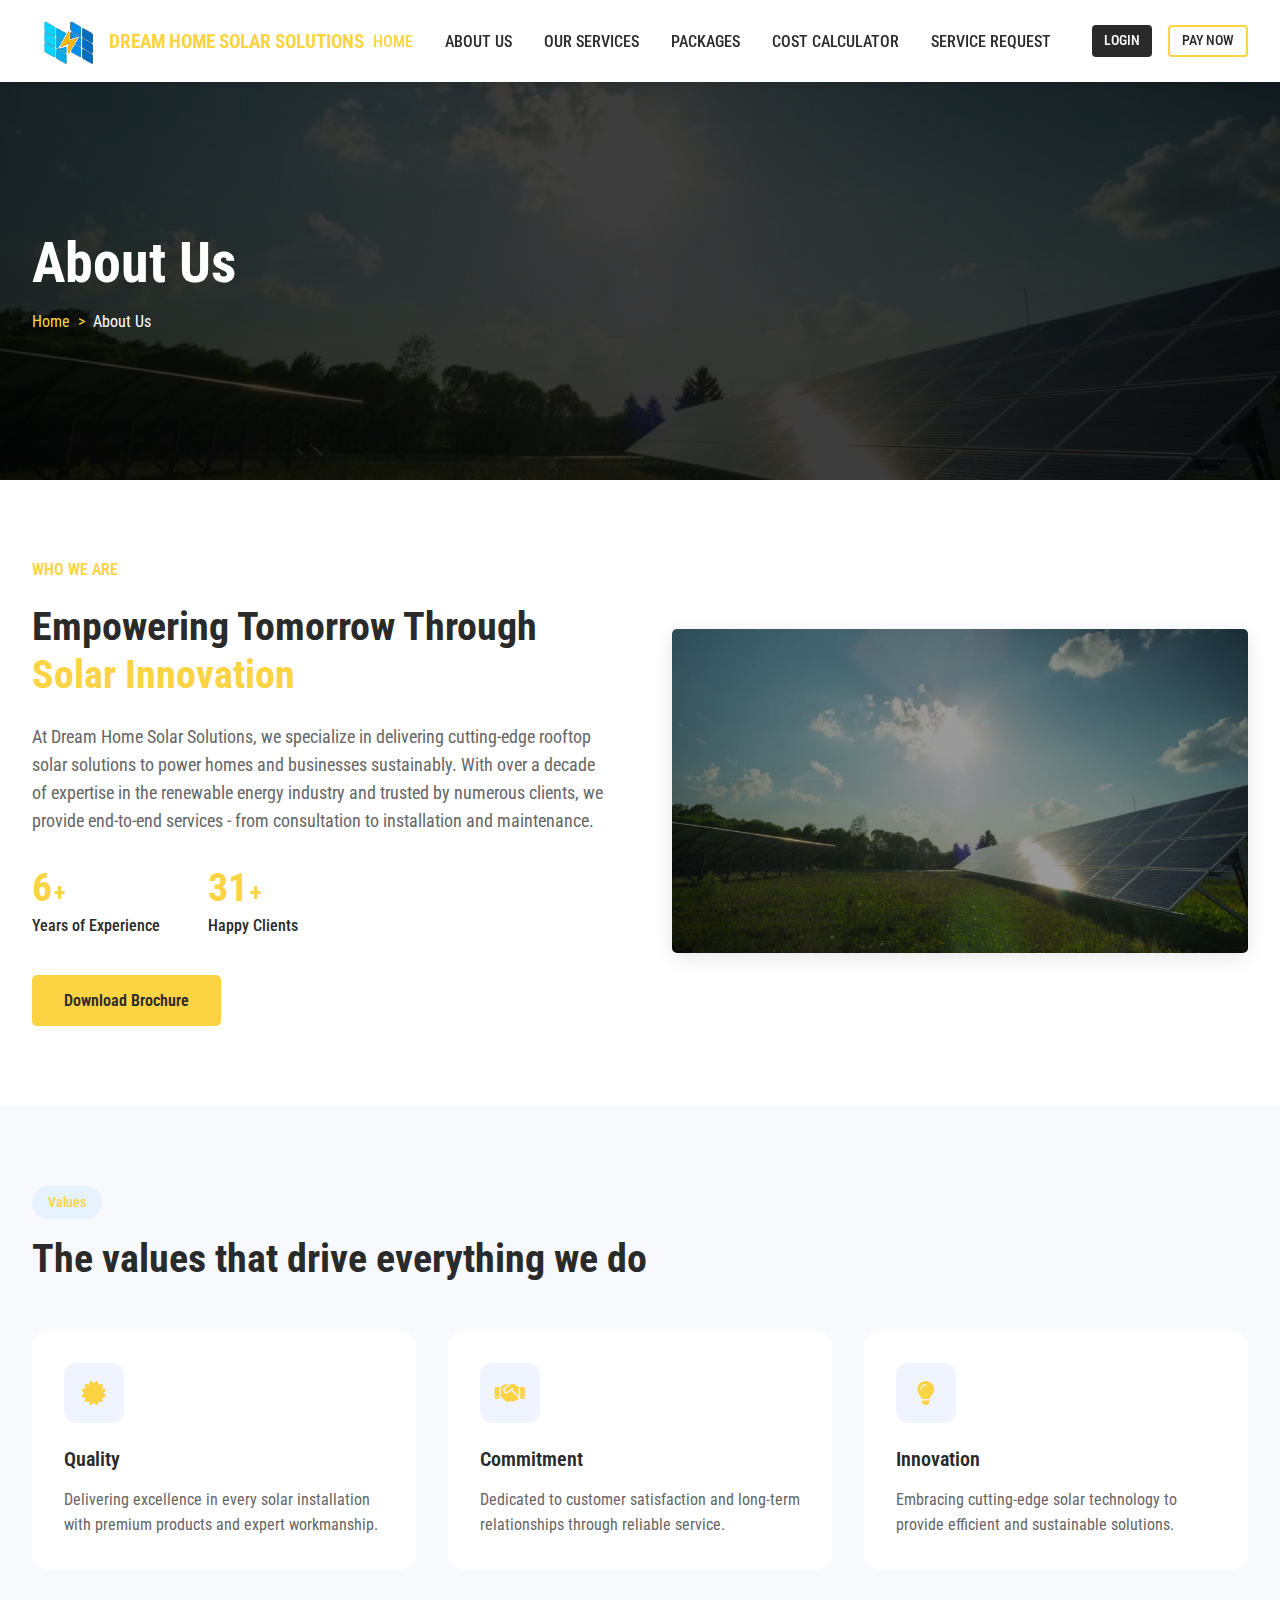
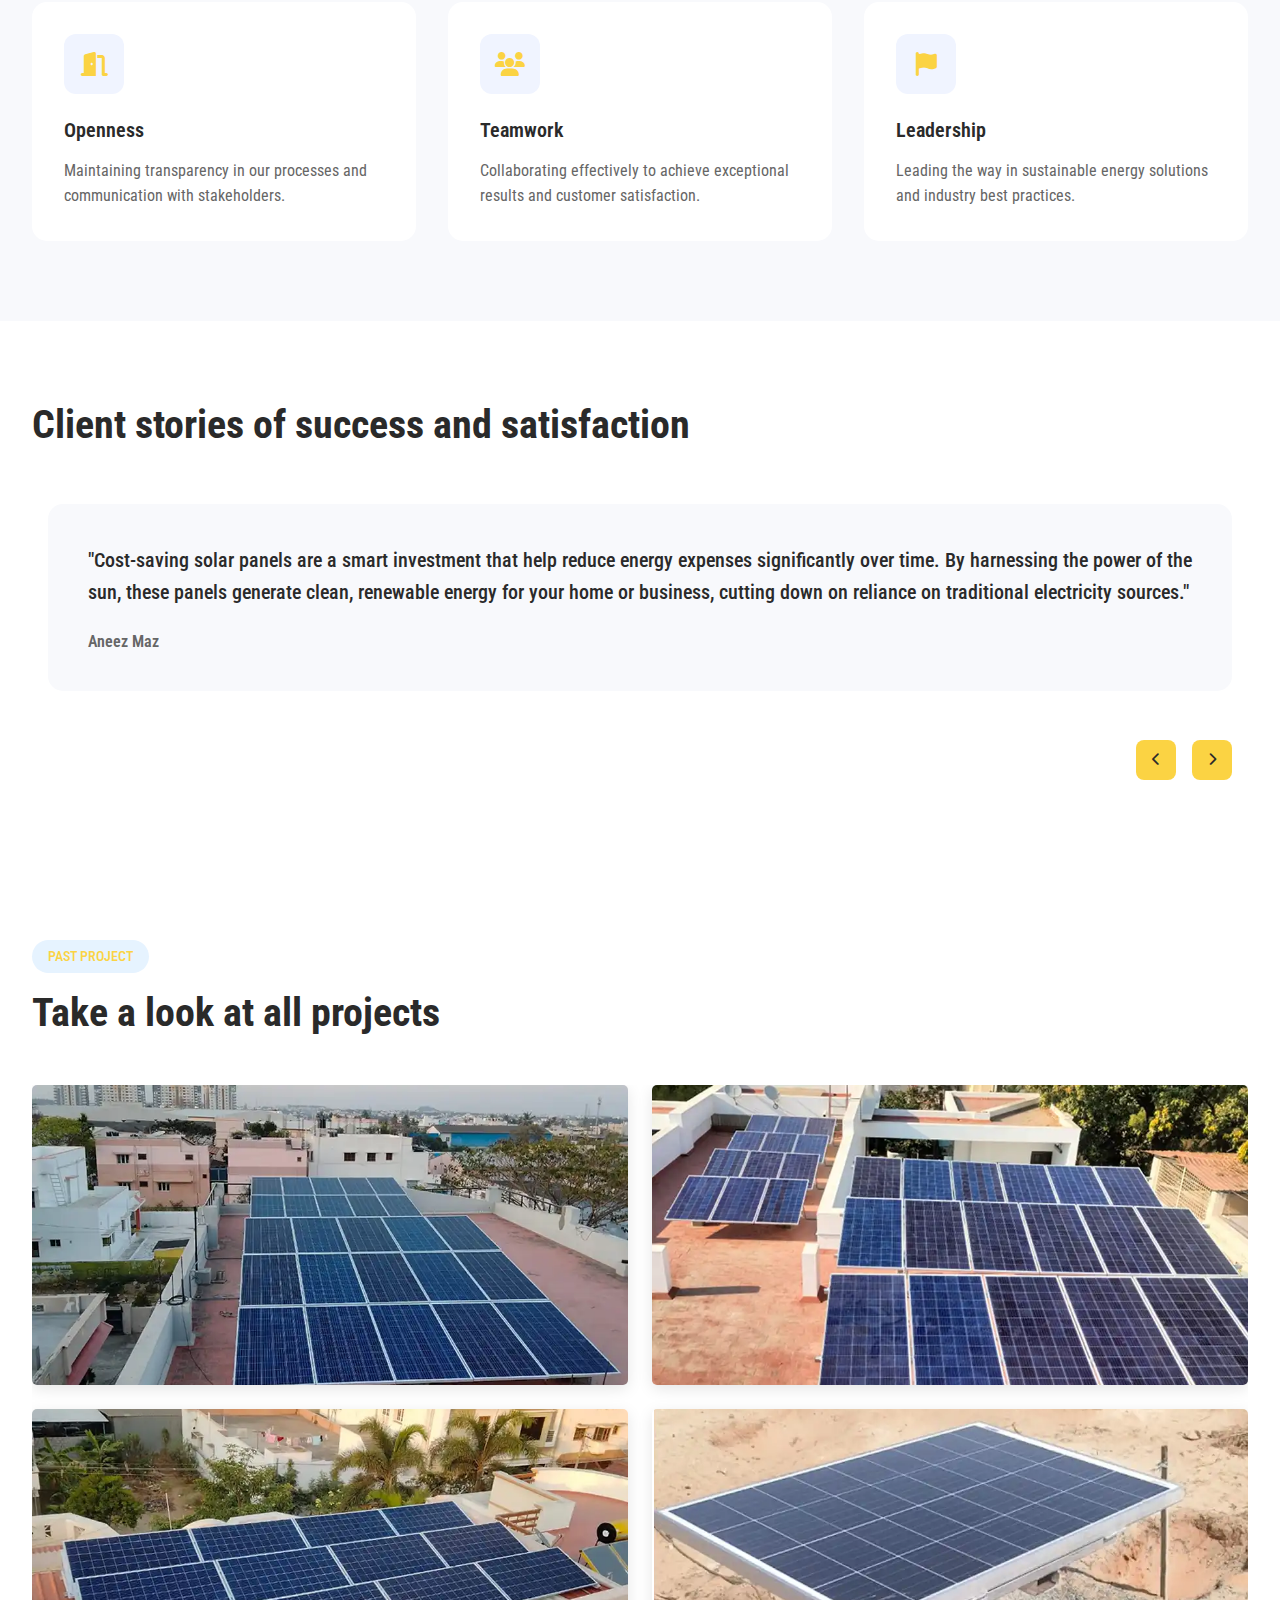
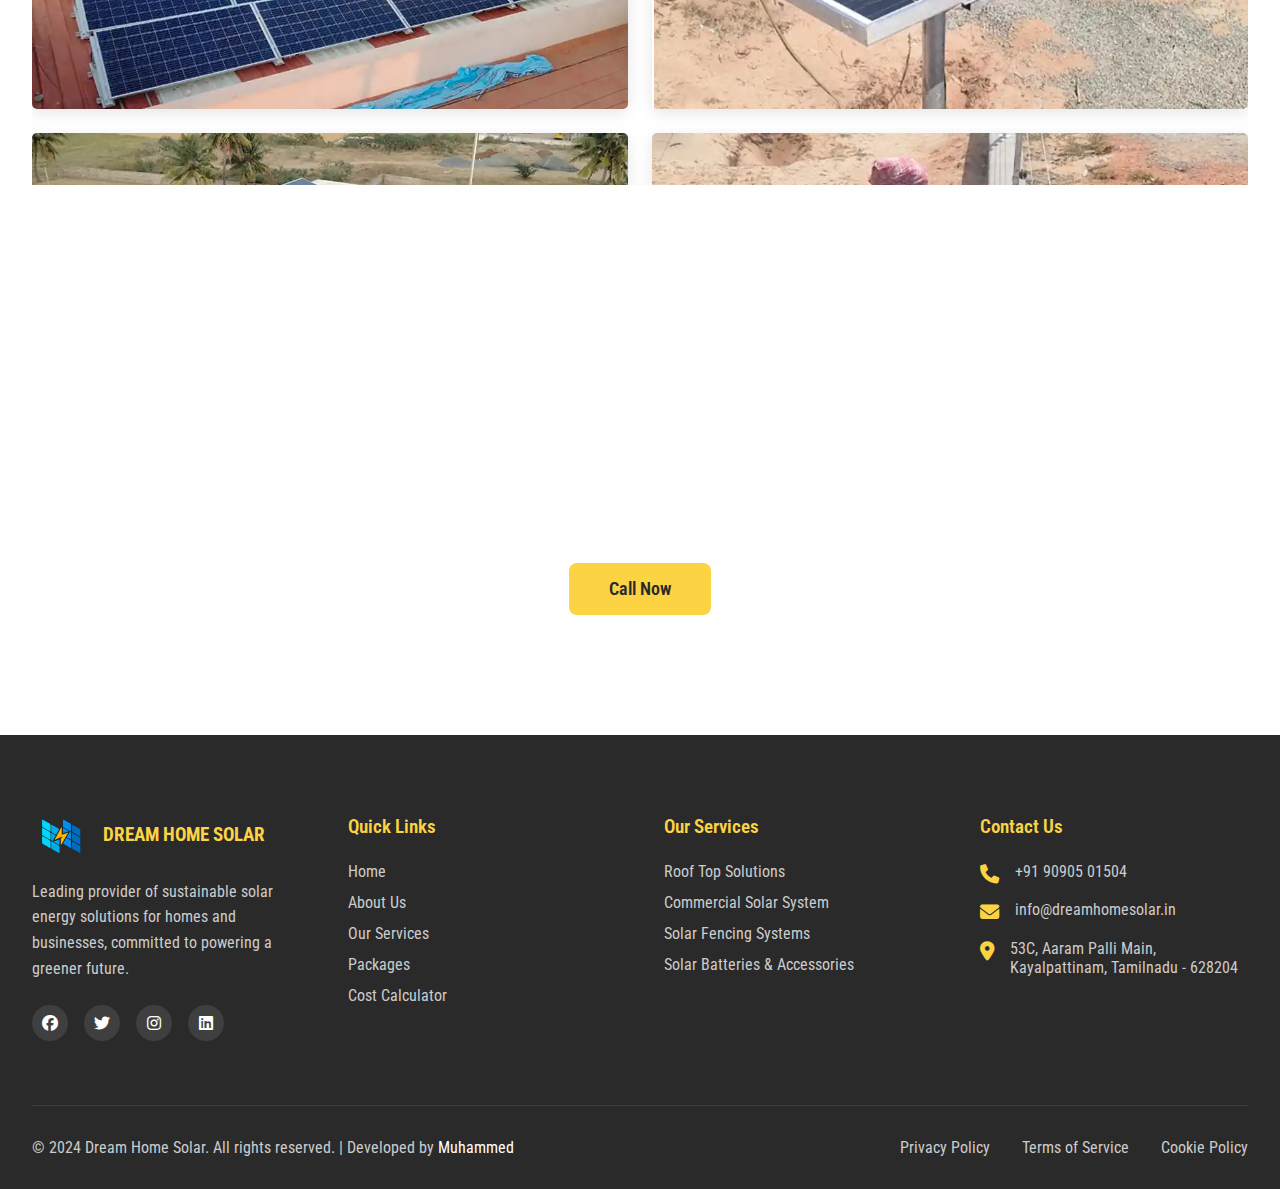
<file: aboutus.html>
<!DOCTYPE html>
<html lang="en">
<head>
    <meta charset="UTF-8">
    <meta name="viewport" content="width=device-width, initial-scale=1.0">
    <title>Dream Home Solar</title>
    <link rel="icon" type="image/png" href="assets/images/favi.png">
    <link rel="icon" type="image/svg+xml" href="assets/images/favicon.svg">
    <link rel="alternate icon" type="image/png" href="assets/images/favi.png">
    <link rel="apple-touch-icon" href="assets/images/favi.png">
    <link rel="stylesheet" href="https://cdnjs.cloudflare.com/ajax/libs/font-awesome/6.5.1/css/all.min.css">
    <link href="https://fonts.googleapis.com/css2?family=Roboto+Condensed:wght@300;400;500;700&display=swap"
        rel="stylesheet">
    <link rel="stylesheet" href="assets/about.css">
    <link rel="stylesheet" href="assets/style.css">
    <link rel="stylesheet" href="assets/mobile.css">
</head>

<body>
    <header class="header">
        <a href="index.html" class="logo">
            <img src="assets/images/dreamhomesolar.webp" alt="Sola Logo">
            <span class="logo-text">DREAM HOME SOLAR SOLUTIONS</span>
        </a>

        <button class="hamburger">
            <span></span>
            <span></span>
            <span></span>
        </button>

        <div class="nav-container">
            <nav>
                <ul class="nav-links">
                    <li><a href="index.html" style="color: #FBD343;">HOME</a></li>
                    <li><a href="aboutus.html">ABOUT US</a></li>
                    <li><a href="ourservices.html">OUR SERVICES</a></li>
                    <li><a href="packages.html">PACKAGES</a></li>
                    <li><a href="costcalculator.html">COST CALCULATOR</a></li>
                    <li><a href="#">SERVICE REQUEST</a></li>
                    <!-- <li class="dropdown">
                        <a href="#">REQUIREMENTS</a>
                        <div class="dropdown-content">
                            <a href="#">ADDITIONAL REQUIREMENTS</a>
                            <a href="#">BASIC REQUIREMENTS</a>
                        </div> -->
                    </li>
                </ul>
            </nav>

            <div class="buttons">
                <button class="btn btn-pro">LOGIN</button>
                <button class="btn btn-quote">PAY NOW</button>
            </div>
        </div>
    </header>

    <!-- About Header Section -->
    <section class="page-header">
        <div class="page-header-overlay"></div>
        <div class="page-header-content">
            <h1 class="page-title">About Us</h1>
            <div class="breadcrumb">
                <a href="index.html">Home</a>
                <span class="separator">></span>
                <span class="current-page">About Us</span>
            </div>
        </div>
    </section>
    <!-- About Us Header Ends  -->
    <!-- About Us Section Content  -->
    <section class="about-content">
        <div class="about-content-container">
            <div class="content-wrapper">
                <span class="content-label">WHO WE ARE</span>
                <h2 class="content-title">Empowering Tomorrow Through <span>Solar Innovation</span></h2>
                <p class="content-description">
                    At Dream Home Solar Solutions, we specialize in delivering cutting-edge rooftop solar solutions to
                    power homes and businesses sustainably. With over a decade of expertise in the renewable energy
                    industry and trusted by numerous clients, we provide end-to-end services - from consultation to
                    installation and maintenance.
                </p>
                <div class="counter-wrapper">
                    <div class="counter-item">
                        <div class="counter-number">
                            <span class="number" data-target="10">0</span>
                            <span class="plus">+</span>
                        </div>
                        <div class="counter-text">Years of Experience</div>
                    </div>
                    <div class="counter-item">
                        <div class="counter-number">
                            <span class="number" data-target="50">0</span>
                            <span class="plus">+</span>
                        </div>
                        <div class="counter-text">Happy Clients</div>
                    </div>
                </div>
                <div class="button-wrapper">
                    <a href="assets/images/Dream Home Solar.pdf" class="about-cta" target="_blank">Download Brochure</a>
                </div>
            </div>
            <div class="image-wrapper">
                <img src="assets/images/Hero.jpg" alt="Solar Installation" class="about-image">
            </div>
        </div>
    </section>
    <!-- About Us Section Content End  -->
    <!-- Our Values  -->
    <section class="values-section">
        <div class="values-container">
            <div class="values-header">
                <span class="values-label">Values</span>
                <h2 class="values-title">The values that drive everything we do</h2>
            </div>

            <div class="values-grid">
                <!-- Value Item 1 -->
                <div class="value-item">
                    <div class="value-icon">
                        <i class="fas fa-certificate"></i>
                    </div>
                    <h3 class="value-title">Quality</h3>
                    <p class="value-description">Delivering excellence in every solar installation with premium products
                        and expert workmanship.</p>
                </div>

                <!-- Value Item 2 -->
                <div class="value-item">
                    <div class="value-icon">
                        <i class="fas fa-handshake"></i>
                    </div>
                    <h3 class="value-title">Commitment</h3>
                    <p class="value-description">Dedicated to customer satisfaction and long-term relationships through
                        reliable service.</p>
                </div>

                <!-- Value Item 3 -->
                <div class="value-item">
                    <div class="value-icon">
                        <i class="fas fa-lightbulb"></i>
                    </div>
                    <h3 class="value-title">Innovation</h3>
                    <p class="value-description">Embracing cutting-edge solar technology to provide efficient and
                        sustainable solutions.</p>
                </div>

                <!-- Value Item 4 -->
                <div class="value-item">
                    <div class="value-icon">
                        <i class="fas fa-door-open"></i>
                    </div>
                    <h3 class="value-title">Openness</h3>
                    <p class="value-description">Maintaining transparency in our processes and communication with
                        stakeholders.</p>
                </div>

                <!-- Value Item 5 -->
                <div class="value-item">
                    <div class="value-icon">
                        <i class="fas fa-users"></i>
                    </div>
                    <h3 class="value-title">Teamwork</h3>
                    <p class="value-description">Collaborating effectively to achieve exceptional results and customer
                        satisfaction.</p>
                </div>

                <!-- Value Item 6 -->
                <div class="value-item">
                    <div class="value-icon">
                        <i class="fas fa-flag"></i>
                    </div>
                    <h3 class="value-title">Leadership</h3>
                    <p class="value-description">Leading the way in sustainable energy solutions and industry best
                        practices.</p>
                </div>
            </div>
        </div>
    </section>
    <!-- Our Values Ends  -->
    <!-- Testimonial Starts -->
    <section class="testimonial-section">
        <div class="testimonial-container">
            <h2 class="testimonial-title">Client stories of success and satisfaction</h2>

            <div class="testimonial-slider">
                <div class="testimonial-track">
                    <!-- Testimonial 1 -->
                    <div class="testimonial-item">
                        <div class="testimonial-content">
                            <p class="testimonial-text">"Cost-saving solar panels are a smart investment that help
                                reduce energy expenses significantly over time. By harnessing the power of the sun,
                                these panels generate clean, renewable energy for your home or business, cutting down on
                                reliance on traditional electricity sources."</p>
                            <p class="testimonial-author">Aneez Maz</p>
                        </div>
                    </div>

                    <!-- Testimonial 2 -->
                    <div class="testimonial-item">
                        <div class="testimonial-content">
                            <p class="testimonial-text">"Installing cost-saving solar panels has been an excellent
                                decision. Over time, I've seen a significant drop in energy bills, making it a smart and
                                worthwhile investment. The panels are efficient, reliable, and environmentally friendly,
                                helping me save money while contributing to a sustainable future."</p>
                            <p class="testimonial-author">Sulaiman Niyaz</p>
                        </div>
                    </div>

                    <!-- Testimonial 3 -->
                    <div class="testimonial-item">
                        <div class="testimonial-content">
                            <p class="testimonial-text">"The cost savings over time are remarkable, and we’ve noticed a
                                significant reduction in our electricity bills. It’s a reliable and sustainable solution
                                that not only helps save money but also supports a greener future."</p>
                            <p class="testimonial-author">G Balu</p>
                        </div>
                    </div>

                    <!-- Testimonial 4 -->
                    <div class="testimonial-item">
                        <div class="testimonial-content">
                            <p class="testimonial-text">"Choosing solar panels has been one of the best decisions for my
                                home. The energy savings are amazing, and it feels great to rely on a clean and
                                renewable energy source. It’s a smart investment that pays off over time!."</p>
                            <p class="testimonial-author">Mohamed Thajudeen</p>
                        </div>
                    </div>

                    <!-- Testimonial 5 -->
                    <div class="testimonial-item">
                        <div class="testimonial-content">
                            <p class="testimonial-text">"These solar panels have been fantastic! The savings on energy
                                costs are noticeable, and the installation process was seamless. It’s a great way to
                                save money and support sustainable energy."</p>
                            <p class="testimonial-author">Jhon Femi</p>
                        </div>
                    </div>

                    <!-- Testimonial 6 -->
                    <div class="testimonial-item">
                        <div class="testimonial-content">
                            <p class="testimonial-text">"I’m really impressed with the performance of the solar panels.
                                They’ve drastically reduced my electricity bills, and the long-term savings are
                                significant."</p>
                            <p class="testimonial-author">MMS</p>
                        </div>
                    </div>
                </div>

                <div class="testimonial-navigation">
                    <button class="nav-button prev" aria-label="Previous testimonial">
                        <i class="fas fa-chevron-left"></i>
                    </button>
                    <button class="nav-button next" aria-label="Next testimonial">
                        <i class="fas fa-chevron-right"></i>
                    </button>
                </div>
            </div>
        </div>
    </section>

    <!-- Testimonial Ends  -->
    <!-- Gallery Starts  -->
    <section class="gallery-section">
        <div class="gallery-container">
            <div class="gallery-header">
                <span class="gallery-label">PAST PROJECT</span>
                <h2 class="gallery-title">Take a look at all projects</h2>
            </div>
            
            <div class="gallery-wrapper">
                <div class="gallery-track">
                    <!-- First Row -->
                    <div class="gallery-row">
                        <div class="gallery-item">
                            <img src="assets/images/image-1.webp" alt="Solar Project 1">
                        </div>
                        <div class="gallery-item">
                            <img src="assets/images/image-2.webp" alt="Solar Project 2">
                        </div>
                    </div>
                    <!-- Second Row -->
                    <div class="gallery-row">
                        <div class="gallery-item">
                            <img src="assets/images/image-3.webp" alt="Solar Project 3">
                        </div>
                        <div class="gallery-item">
                            <img src="assets/images/image-4.webp" alt="Solar Project 4">
                        </div>
                    </div>
                    <!-- Duplicate First Row for Loop -->
                    <div class="gallery-row">
                        <div class="gallery-item">
                            <img src="assets/images/image-5.webp" alt="Solar Project 1">
                        </div>
                        <div class="gallery-item">
                            <img src="assets/images/image - 6.webp" alt="Solar Project 2">
                        </div>
                    </div>
                    <!-- Duplicate Second Row for Loop -->
                    <div class="gallery-row">
                        <div class="gallery-item">
                            <img src="assets/images/image-1.webp" alt="Solar Project 3">
                        </div>
                        <div class="gallery-item">
                            <img src="assets/images/image-2.webp" alt="Solar Project 4">
                        </div>
                    </div>
                </div>
            </div>
        </div>
    </section>
    
    <!-- Gallery Ends  -->
    <!-- Call Us  -->
    <section class="cta-section">
        <div class="cta-overlay"></div>
        <div class="cta-container">
            <h2 class="cta-title">Get Free Consultancy About Your Project</h2>
            <p class="cta-description">Firstly, we're an environmentally friendly renewable energy company offering a broad portfolio of technologies, products, & solutions to our clients globally</p>
            <a href="tel:+919176240240" class="cta-button">Call Now</a>
        </div>
    </section>
    <!-- Call Ends   -->
    <!-- Footer Section -->
    <footer class="footer">
        <div class="footer-container">
            <div class="footer-grid">
                <!-- Company Info -->
                <div class="footer-col">
                    <div class="footer-logo">
                        <img src="assets/images/dreamhomesolar.webp" alt="Dream Home Solar Logo">
                        <span>DREAM HOME SOLAR</span>
                    </div>
                    <p class="footer-description">
                        Leading provider of sustainable solar energy solutions for homes and businesses, committed to
                        powering a greener future.
                    </p>
                    <div class="social-links">
                        <a href="#" aria-label="Facebook"><i class="fab fa-facebook"></i></a>
                        <a href="#" aria-label="Twitter"><i class="fab fa-twitter"></i></a>
                        <a href="#" aria-label="Instagram"><i class="fab fa-instagram"></i></a>
                        <a href="#" aria-label="LinkedIn"><i class="fab fa-linkedin"></i></a>
                    </div>
                </div>

                <!-- Quick Links -->
                <div class="footer-col">
                    <h3>Quick Links</h3>
                    <ul class="footer-links">
                        <li><a href="index.html">Home</a></li>
                        <li><a href="aboutus.html">About Us</a></li>
                        <li><a href="ourservices.html">Our Services</a></li>
                        <li><a href="packages.html">Packages</a></li>
                        <li><a href="costcalculator.html">Cost Calculator</a></li>
                    </ul>
                </div>

                <!-- Our Services -->
                <div class="footer-col">
                    <h3>Our Services</h3>
                    <ul class="footer-links">
                        <li><a href="ourservices.html#rooftop">Roof Top Solutions</a></li>
                        <li><a href="ourservices.html#commercial">Commercial Solar System</a></li>
                        <li><a href="ourservices.html#solarfencing">Solar Fencing Systems</a></li>
                        <li><a href="ourservices.html#solarbattery">Solar Batteries & Accessories</a></li>
                    </ul>
                </div>

                <!-- Contact Info -->
                <div class="footer-col">
                    <h3>Contact Us</h3>
                    <div class="contact-info">
                        <p>
                            <i class="fas fa-phone"></i>
                            <span>+91 90905 01504</span>
                        </p>
                        <p>
                            <i class="fas fa-envelope"></i>
                            <span>info@dreamhomesolar.in</span>
                        </p>
                        <p>
                            <i class="fas fa-location-dot"></i>
                            <span>53C, Aaram Palli Main, Kayalpattinam, Tamilnadu - 628204</span>
                        </p>
                    </div>
                </div>
            </div>

            <!-- Bottom Bar -->
            <div class="footer-bottom">
                <p>&copy; 2024 Dream Home Solar. All rights reserved. | Developed by <a
                        href="https://wa.me/+916380986703" target="_blank" class="developer-link">Muhammed</a></p>
                <div class="footer-bottom-links">
                    <a href="#">Privacy Policy</a>
                    <a href="#">Terms of Service</a>
                    <a href="#">Cookie Policy</a>
                </div>
            </div>
        </div>
    </footer>
    <!-- Footer Section Ends  -->
    <script src="assets/js/script.js"></script>
</body>

</html>
</file>
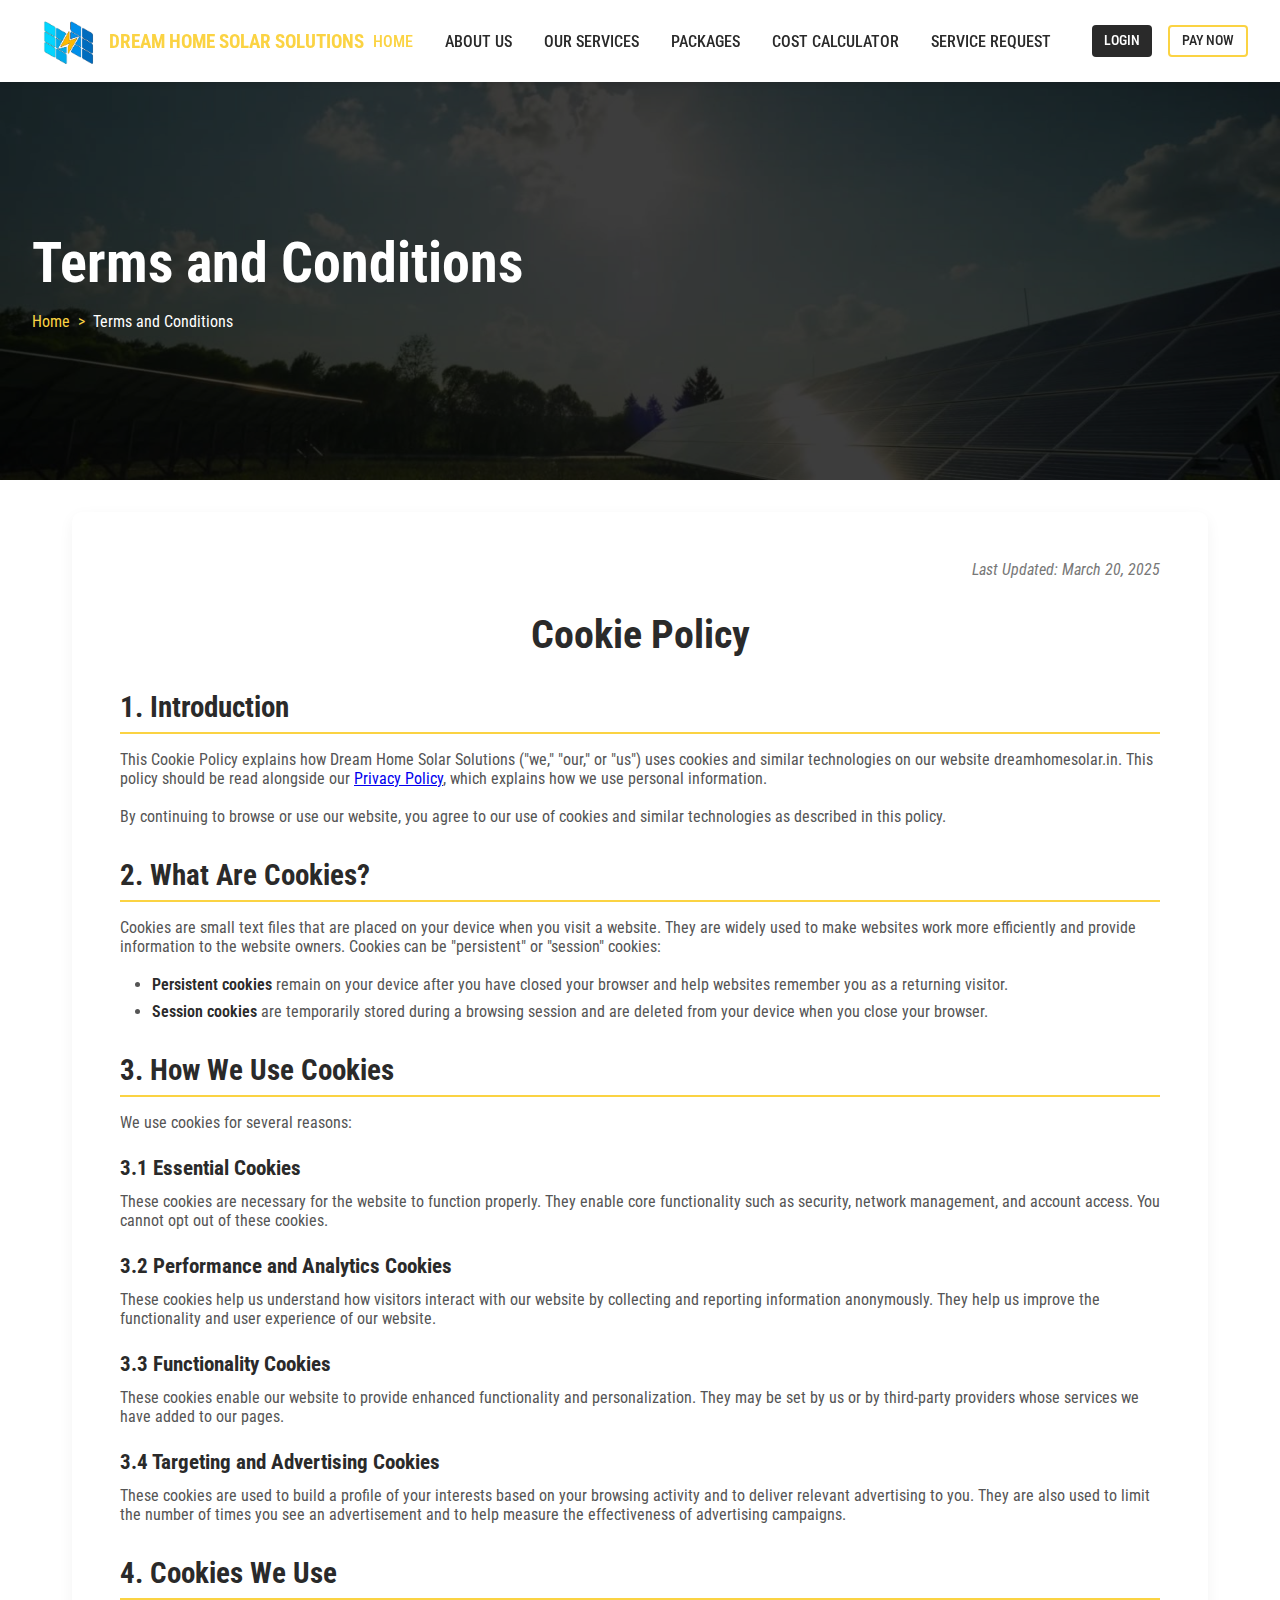
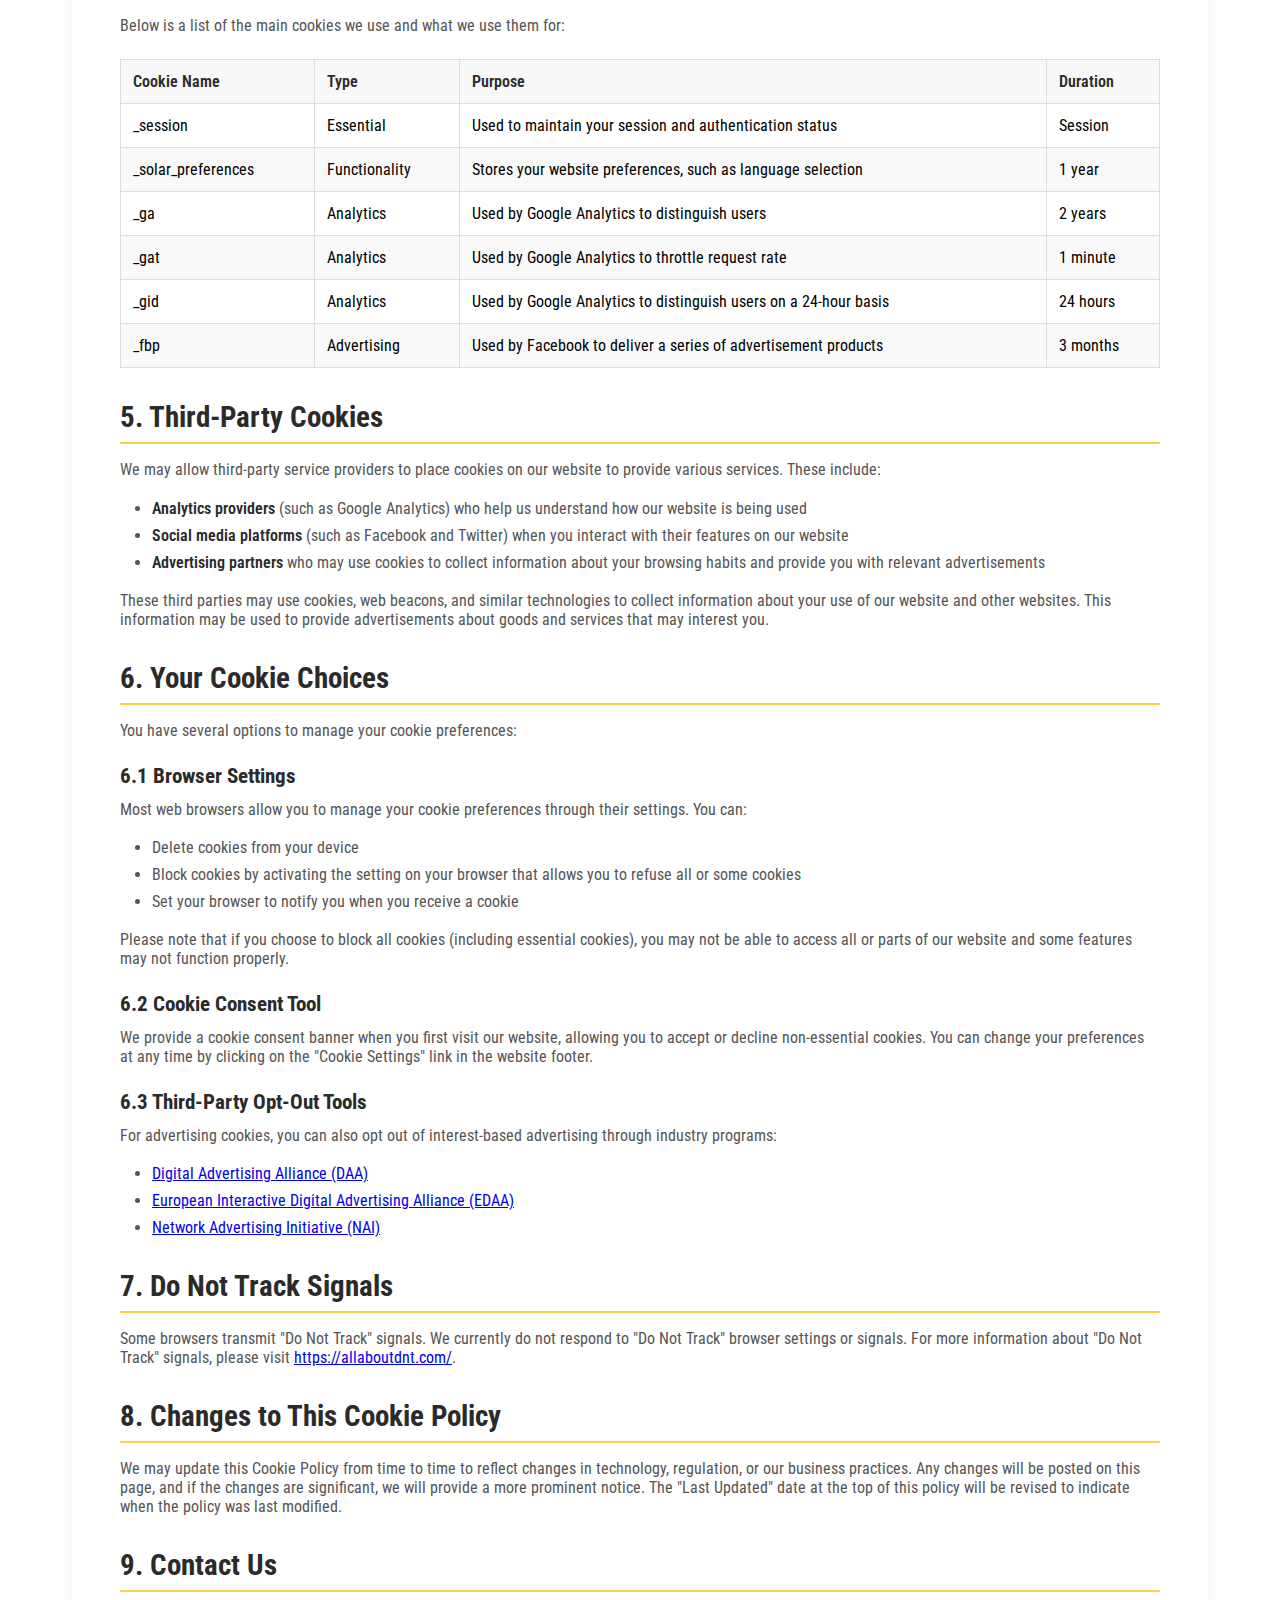
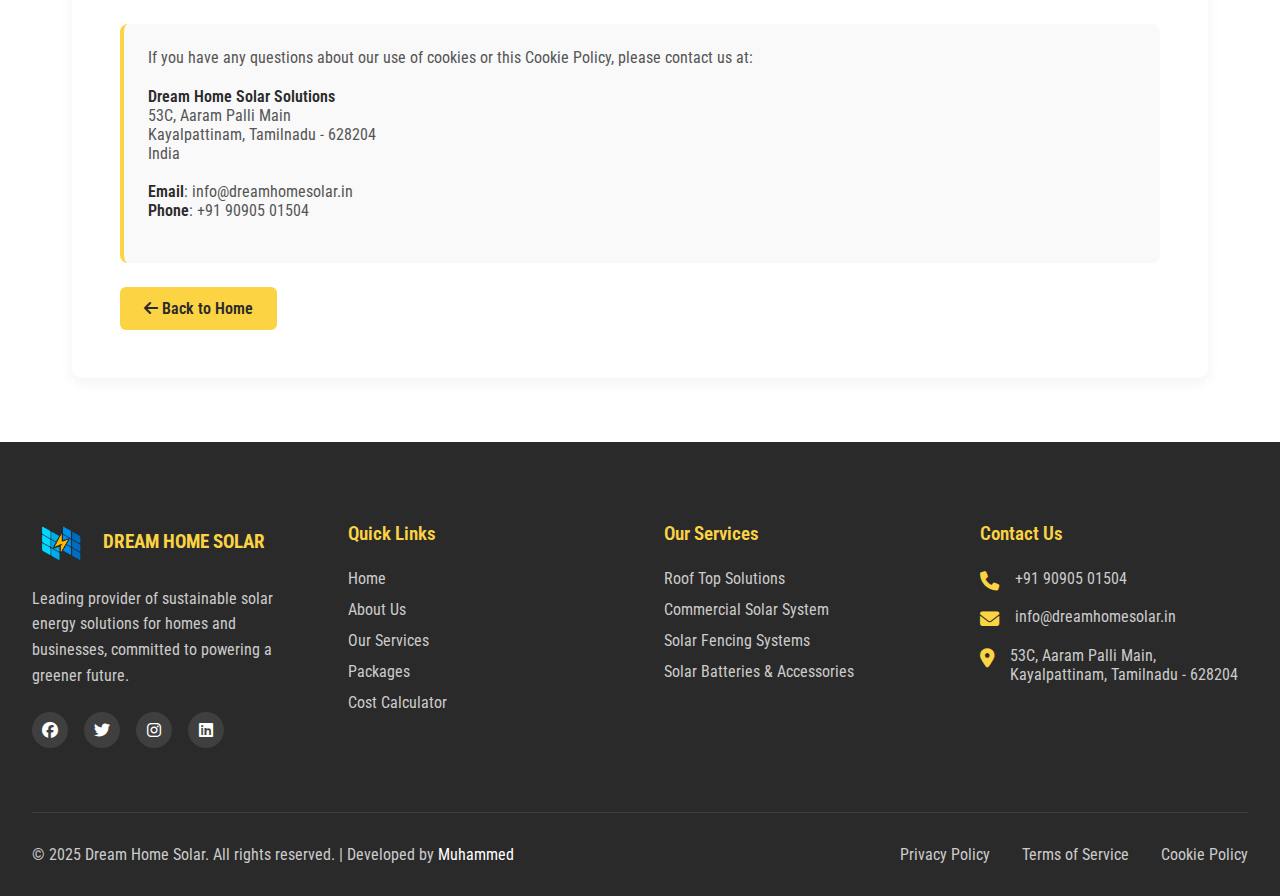
<file: cookiepolicy.html>
<!DOCTYPE html>
<html lang="en">

<head>
    <meta charset="UTF-8">
    <meta name="viewport" content="width=device-width, initial-scale=1.0">
    <title>Dream Home Solar</title>
    <link rel="icon" type="image/png" href="assets/images/favi.png">
    <link rel="icon" type="image/svg+xml" href="assets/images/favicon.svg">
    <link rel="alternate icon" type="image/png" href="assets/images/favi.png">
    <link rel="apple-touch-icon" href="assets/images/favi.png">
    <link rel="stylesheet" href="https://cdnjs.cloudflare.com/ajax/libs/font-awesome/6.5.1/css/all.min.css">
    <link href="https://fonts.googleapis.com/css2?family=Roboto+Condensed:wght@300;400;500;700&display=swap"
        rel="stylesheet">
    <link rel="stylesheet" href="assets/cookiepolicy.css">
    <link rel="stylesheet" href="assets/style.css">
    <link rel="stylesheet" href="assets/mobile.css">
</head>

<body>
    <header class="header">
        <a href="index.html" class="logo">
            <img src="assets/images/dreamhomesolar.webp" alt="Sola Logo">
            <span class="logo-text">DREAM HOME SOLAR SOLUTIONS</span>
        </a>

        <button class="hamburger">
            <span></span>
            <span></span>
            <span></span>
        </button>

        <div class="nav-container">
            <nav>
                <ul class="nav-links">
                    <li><a href="index.html" style="color: #FBD343;">HOME</a></li>
                    <li><a href="aboutus.html">ABOUT US</a></li>
                    <li><a href="ourservices.html">OUR SERVICES</a></li>
                    <li><a href="packages.html">PACKAGES</a></li>
                    <li><a href="costcalculator.html">COST CALCULATOR</a></li>
                    <li><a href="#">SERVICE REQUEST</a></li>
                    <!-- <li class="dropdown">
                        <a href="#">REQUIREMENTS</a>
                        <div class="dropdown-content">
                            <a href="#">ADDITIONAL REQUIREMENTS</a>
                            <a href="#">BASIC REQUIREMENTS</a>
                        </div> -->
                    </li>
                </ul>
            </nav>

            <div class="buttons">
                <button class="btn btn-pro">LOGIN</button>
                <button class="btn btn-quote">PAY NOW</button>
            </div>
        </div>
    </header>
    <!-- Services Header Section -->
    <section class="page-header">
        <div class="page-header-overlay"></div>
        <div class="page-header-content">
            <h1 class="page-title">Terms and Conditions</h1>
            <div class="breadcrumb">
                <a href="index.html">Home</a>
                <span class="separator">></span>
                <span class="current-page">Terms and Conditions</span>
            </div>
        </div>
    </section>
     <!-- Cookie Policy Content -->
     <section class="cookie-section">
        <div class="cookie-container">
            <div class="cookie-content">
                <div class="cookie-date">Last Updated: March 20, 2025</div>

                <h1>Cookie Policy</h1>

                <h2>1. Introduction</h2>
                <p>This Cookie Policy explains how Dream Home Solar Solutions ("we," "our," or "us") uses cookies and similar technologies on our website dreamhomesolar.in. This policy should be read alongside our <a href="privacy-policy.html">Privacy Policy</a>, which explains how we use personal information.</p>
                <p>By continuing to browse or use our website, you agree to our use of cookies and similar technologies as described in this policy.</p>

                <h2>2. What Are Cookies?</h2>
                <p>Cookies are small text files that are placed on your device when you visit a website. They are widely used to make websites work more efficiently and provide information to the website owners. Cookies can be "persistent" or "session" cookies:</p>
                <ul>
                    <li><strong>Persistent cookies</strong> remain on your device after you have closed your browser and help websites remember you as a returning visitor.</li>
                    <li><strong>Session cookies</strong> are temporarily stored during a browsing session and are deleted from your device when you close your browser.</li>
                </ul>

                <h2>3. How We Use Cookies</h2>
                <p>We use cookies for several reasons:</p>

                <h3>3.1 Essential Cookies</h3>
                <p>These cookies are necessary for the website to function properly. They enable core functionality such as security, network management, and account access. You cannot opt out of these cookies.</p>

                <h3>3.2 Performance and Analytics Cookies</h3>
                <p>These cookies help us understand how visitors interact with our website by collecting and reporting information anonymously. They help us improve the functionality and user experience of our website.</p>

                <h3>3.3 Functionality Cookies</h3>
                <p>These cookies enable our website to provide enhanced functionality and personalization. They may be set by us or by third-party providers whose services we have added to our pages.</p>

                <h3>3.4 Targeting and Advertising Cookies</h3>
                <p>These cookies are used to build a profile of your interests based on your browsing activity and to deliver relevant advertising to you. They are also used to limit the number of times you see an advertisement and to help measure the effectiveness of advertising campaigns.</p>

                <h2>4. Cookies We Use</h2>
                <p>Below is a list of the main cookies we use and what we use them for:</p>

                <table class="cookie-table">
                    <thead>
                        <tr>
                            <th>Cookie Name</th>
                            <th>Type</th>
                            <th>Purpose</th>
                            <th>Duration</th>
                        </tr>
                    </thead>
                    <tbody>
                        <tr>
                            <td>_session</td>
                            <td>Essential</td>
                            <td>Used to maintain your session and authentication status</td>
                            <td>Session</td>
                        </tr>
                        <tr>
                            <td>_solar_preferences</td>
                            <td>Functionality</td>
                            <td>Stores your website preferences, such as language selection</td>
                            <td>1 year</td>
                        </tr>
                        <tr>
                            <td>_ga</td>
                            <td>Analytics</td>
                            <td>Used by Google Analytics to distinguish users</td>
                            <td>2 years</td>
                        </tr>
                        <tr>
                            <td>_gat</td>
                            <td>Analytics</td>
                            <td>Used by Google Analytics to throttle request rate</td>
                            <td>1 minute</td>
                        </tr>
                        <tr>
                            <td>_gid</td>
                            <td>Analytics</td>
                            <td>Used by Google Analytics to distinguish users on a 24-hour basis</td>
                            <td>24 hours</td>
                        </tr>
                        <tr>
                            <td>_fbp</td>
                            <td>Advertising</td>
                            <td>Used by Facebook to deliver a series of advertisement products</td>
                            <td>3 months</td>
                        </tr>
                    </tbody>
                </table>

                <h2>5. Third-Party Cookies</h2>
                <p>We may allow third-party service providers to place cookies on our website to provide various services. These include:</p>
                <ul>
                    <li><strong>Analytics providers</strong> (such as Google Analytics) who help us understand how our website is being used</li>
                    <li><strong>Social media platforms</strong> (such as Facebook and Twitter) when you interact with their features on our website</li>
                    <li><strong>Advertising partners</strong> who may use cookies to collect information about your browsing habits and provide you with relevant advertisements</li>
                </ul>
                <p>These third parties may use cookies, web beacons, and similar technologies to collect information about your use of our website and other websites. This information may be used to provide advertisements about goods and services that may interest you.</p>

                <h2>6. Your Cookie Choices</h2>
                <p>You have several options to manage your cookie preferences:</p>

                <h3>6.1 Browser Settings</h3>
                <p>Most web browsers allow you to manage your cookie preferences through their settings. You can:</p>
                <ul>
                    <li>Delete cookies from your device</li>
                    <li>Block cookies by activating the setting on your browser that allows you to refuse all or some cookies</li>
                    <li>Set your browser to notify you when you receive a cookie</li>
                </ul>
                <p>Please note that if you choose to block all cookies (including essential cookies), you may not be able to access all or parts of our website and some features may not function properly.</p>

                <h3>6.2 Cookie Consent Tool</h3>
                <p>We provide a cookie consent banner when you first visit our website, allowing you to accept or decline non-essential cookies. You can change your preferences at any time by clicking on the "Cookie Settings" link in the website footer.</p>

                <h3>6.3 Third-Party Opt-Out Tools</h3>
                <p>For advertising cookies, you can also opt out of interest-based advertising through industry programs:</p>
                <ul>
                    <li><a href="http://www.aboutads.info/choices/" target="_blank">Digital Advertising Alliance (DAA)</a></li>
                    <li><a href="http://www.youronlinechoices.eu/" target="_blank">European Interactive Digital Advertising Alliance (EDAA)</a></li>
                    <li><a href="http://optout.networkadvertising.org/" target="_blank">Network Advertising Initiative (NAI)</a></li>
                </ul>

                <h2>7. Do Not Track Signals</h2>
                <p>Some browsers transmit "Do Not Track" signals. We currently do not respond to "Do Not Track" browser settings or signals. For more information about "Do Not Track" signals, please visit <a href="https://allaboutdnt.com/" target="_blank">https://allaboutdnt.com/</a>.</p>

                <h2>8. Changes to This Cookie Policy</h2>
                <p>We may update this Cookie Policy from time to time to reflect changes in technology, regulation, or our business practices. Any changes will be posted on this page, and if the changes are significant, we will provide a more prominent notice. The "Last Updated" date at the top of this policy will be revised to indicate when the policy was last modified.</p>

                <h2>9. Contact Us</h2>
                <div class="cookie-contact">
                    <p>If you have any questions about our use of cookies or this Cookie Policy, please contact us at:</p>
                    <p><strong>Dream Home Solar Solutions</strong><br>
                    53C, Aaram Palli Main<br>
                    Kayalpattinam, Tamilnadu - 628204<br>
                    India</p>
                    <p><strong>Email</strong>: info@dreamhomesolar.in<br>
                    <strong>Phone</strong>: +91 90905 01504</p>
                </div>

                <a href="index.html" class="cookie-back">
                    <i class="fas fa-arrow-left"></i> Back to Home
                </a>
            </div>
        </div>
    </section>
    <!-- Footer Section -->
    <footer class="footer">
        <div class="footer-container">
            <div class="footer-grid">
                <!-- Company Info -->
                <div class="footer-col">
                    <div class="footer-logo">
                        <img src="assets/images/dreamhomesolar.webp" alt="Dream Home Solar Logo">
                        <span>DREAM HOME SOLAR</span>
                    </div>
                    <p class="footer-description">
                        Leading provider of sustainable solar energy solutions for homes and businesses, committed to
                        powering a greener future.
                    </p>
                    <div class="social-links">
                        <a href="#" aria-label="Facebook"><i class="fab fa-facebook"></i></a>
                        <a href="#" aria-label="Twitter"><i class="fab fa-twitter"></i></a>
                        <a href="#" aria-label="Instagram"><i class="fab fa-instagram"></i></a>
                        <a href="#" aria-label="LinkedIn"><i class="fab fa-linkedin"></i></a>
                    </div>
                </div>

                <!-- Quick Links -->
                <div class="footer-col">
                    <h3>Quick Links</h3>
                    <ul class="footer-links">
                        <li><a href="index.html">Home</a></li>
                        <li><a href="aboutus.html">About Us</a></li>
                        <li><a href="ourservices.html">Our Services</a></li>
                        <li><a href="packages.html">Packages</a></li>
                        <li><a href="costcalculator.html">Cost Calculator</a></li>
                    </ul>
                </div>

                <!-- Our Services -->
                <div class="footer-col">
                    <h3>Our Services</h3>
                    <ul class="footer-links">
                        <li><a href="ourservices.html#rooftop">Roof Top Solutions</a></li>
                        <li><a href="ourservices.html#commercial">Commercial Solar System</a></li>
                        <li><a href="ourservices.html#solarfencing">Solar Fencing Systems</a></li>
                        <li><a href="ourservices.html#solarbattery">Solar Batteries & Accessories</a></li>
                    </ul>
                </div>

                <!-- Contact Info -->
                <div class="footer-col">
                    <h3>Contact Us</h3>
                    <div class="contact-info">
                        <p>
                            <i class="fas fa-phone"></i>
                            <span>+91 90905 01504</span>
                        </p>
                        <p>
                            <i class="fas fa-envelope"></i>
                            <span>info@dreamhomesolar.in</span>
                        </p>
                        <p>
                            <i class="fas fa-location-dot"></i>
                            <span>53C, Aaram Palli Main, Kayalpattinam, Tamilnadu - 628204</span>
                        </p>
                    </div>
                </div>
            </div>

            <!-- Bottom Bar -->
            <div class="footer-bottom">
                <p>&copy; 2025 Dream Home Solar. All rights reserved. | Developed by <a
                        href="https://wa.me/+916380986703" target="_blank" class="developer-link">Muhammed</a></p>
                <div class="footer-bottom-links">
                    <a href="privacypolicy.html">Privacy Policy</a>
                    <a href="termsandconditions.html">Terms of Service</a>
                    <a href="cookiepolicy.html">Cookie Policy</a>
                </div>
            </div>
        </div>
    </footer>
    <!-- Footer Section Ends  -->
    <script src="assets/js/script.js"></script>
</body>

</html>
</file>
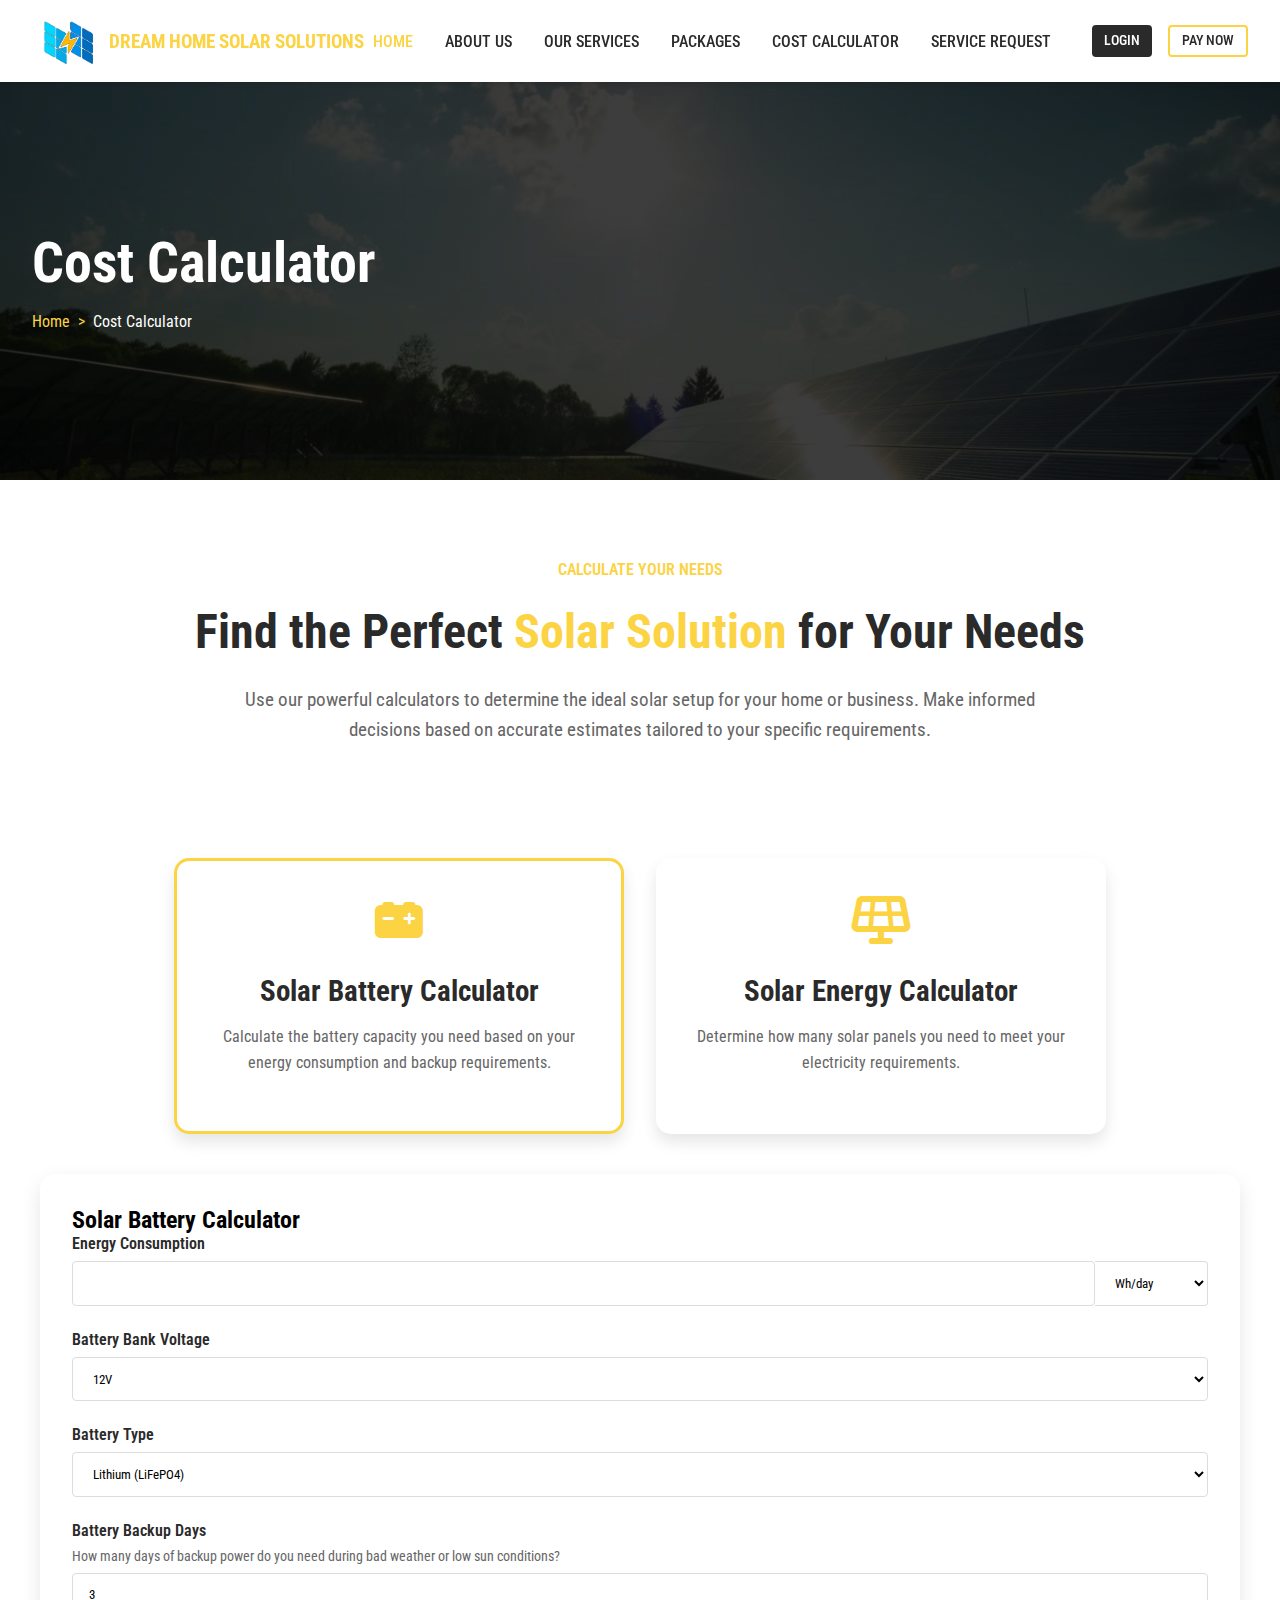
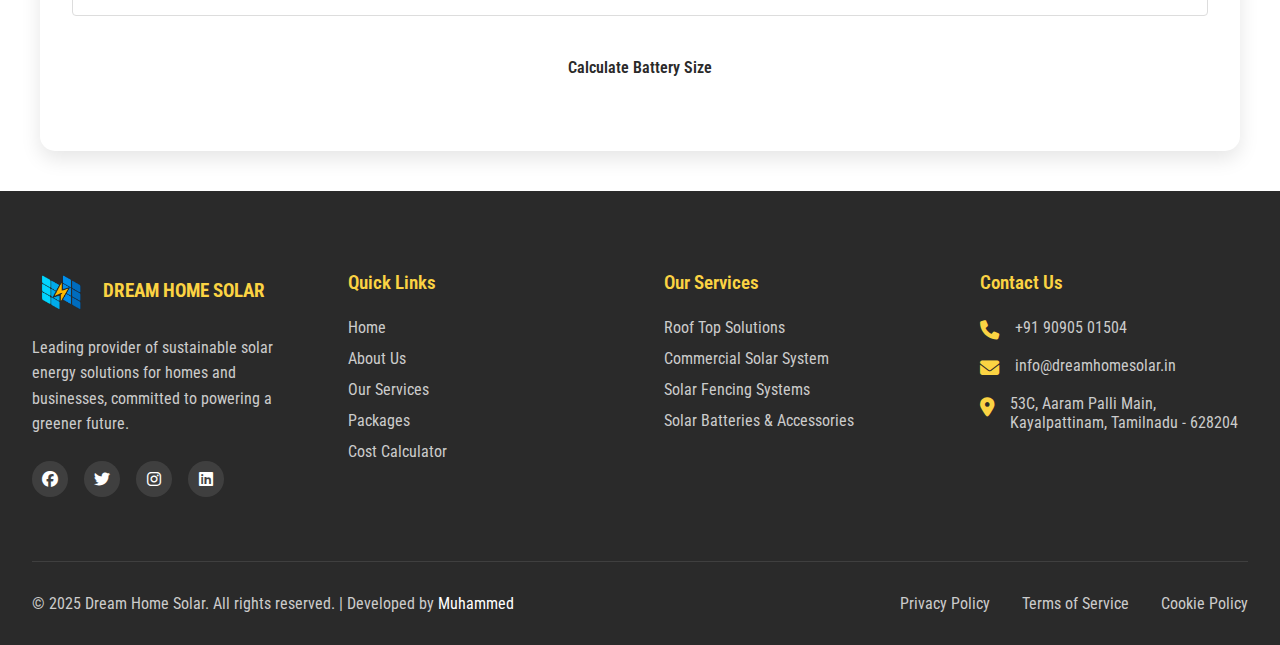
<file: costcalculator.html>
<!DOCTYPE html>
<html lang="en">
<head>
    <meta charset="UTF-8">
    <meta name="viewport" content="width=device-width, initial-scale=1.0">
    <title>Dream Home Solar</title>
    <link rel="icon" type="image/png" href="assets/images/favi.png">
    <link rel="icon" type="image/svg+xml" href="assets/images/favicon.svg">
    <link rel="alternate icon" type="image/png" href="assets/images/favi.png">
    <link rel="apple-touch-icon" href="assets/images/favi.png">
    <link rel="stylesheet" href="https://cdnjs.cloudflare.com/ajax/libs/font-awesome/6.5.1/css/all.min.css">
    <link href="https://fonts.googleapis.com/css2?family=Roboto+Condensed:wght@300;400;500;700&display=swap"
        rel="stylesheet">
    <link rel="stylesheet" href="assets/costcalculator.css">
    <link rel="stylesheet" href="assets/style.css">
    <link rel="stylesheet" href="assets/mobile.css">
</head>

<body>
    <header class="header">
        <a href="index.html" class="logo">
            <img src="assets/images/dreamhomesolar.webp" alt="Sola Logo">
            <span class="logo-text">DREAM HOME SOLAR SOLUTIONS</span>
        </a>

        <button class="hamburger">
            <span></span>
            <span></span>
            <span></span>
        </button>

        <div class="nav-container">
            <nav>
                <ul class="nav-links">
                    <li><a href="index.html" style="color: #FBD343;">HOME</a></li>
                    <li><a href="aboutus.html">ABOUT US</a></li>
                    <li><a href="ourservices.html">OUR SERVICES</a></li>
                    <li><a href="packages.html">PACKAGES</a></li>
                    <li><a href="costcalculator.html">COST CALCULATOR</a></li>
                    <li><a href="#">SERVICE REQUEST</a></li>
                    <!-- <li class="dropdown">
                        <a href="#">REQUIREMENTS</a>
                        <div class="dropdown-content">
                            <a href="#">ADDITIONAL REQUIREMENTS</a>
                            <a href="#">BASIC REQUIREMENTS</a>
                        </div> -->
                    </li>
                </ul>
            </nav>

            <div class="buttons">
                <button class="btn btn-pro">LOGIN</button>
                <button class="btn btn-quote">PAY NOW</button>
            </div>
        </div>
    </header>
    <!-- Services Header Section -->
    <section class="page-header">
        <div class="page-header-overlay"></div>
        <div class="page-header-content">
            <h1 class="page-title">Cost Calculator</h1>
            <div class="breadcrumb">
                <a href="index.html">Home</a>
                <span class="separator">></span>
                <span class="current-page">Cost Calculator</span>
            </div>
        </div>
    </section>
    <!-- Services Header Ends  -->
    <!-- Calculator Intro Section -->
<section class="calculator-intro">
    <div class="calculator-intro-container">
        <div class="intro-content">
            <span class="intro-label">CALCULATE YOUR NEEDS</span>
            <h2 class="intro-title">Find the Perfect <span>Solar Solution</span> for Your Needs</h2>
            <p class="intro-description">
                Use our powerful calculators to determine the ideal solar setup for your home or business. 
                Make informed decisions based on accurate estimates tailored to your specific requirements.
            </p>
        </div>
    </div>
</section>
<!-- Calculator Intro Ends --> 

<!-- Calculator Cards Section -->
<section class="calculator-cards-section">
    <div class="calculator-cards">
        <div class="calculator-card active" id="batteryCard" onclick="switchCalculator('battery')">
            <div class="card-icon">
                <i class="fas fa-car-battery"></i>
            </div>
            <h3 class="card-title">Solar Battery Calculator</h3>
            <p class="card-description">
                Calculate the battery capacity you need based on your energy consumption and backup requirements.
            </p>
        </div>
        
        <div class="calculator-card" id="energyCard" onclick="switchCalculator('energy')">
            <div class="card-icon">
                <i class="fas fa-solar-panel"></i>
            </div>
            <h3 class="card-title">Solar Energy Calculator</h3>
            <p class="card-description">
                Determine how many solar panels you need to meet your electricity requirements.
            </p>
        </div>
    </div>
    <div class="calculator-containerr" id="energyCalculator">
        <h2>Solar Energy Calculator</h2>
        
        <form id="solarCalculatorForm" class="calculator-form">
            <div class="calculator-element">
                <label class="calculator-input-label" for="state">
                    Select State
                </label>
                <select id="state" required>
                    <option value="">Select State</option>
                    <option value="5.1">Andaman and Nicobar</option>
                    <option value="7.3">Andhra Pradesh</option>
                    <option value="4.9">Bihar</option>
                    <option value="2.2">Chhattisgarh</option>
                    <option value="2.5">Dadra and Nagar Haveli</option>
                    <option value="2.5">Daman and Diu</option>
                    <option value="3.7">Goa</option>
                    <option value="6.5">Gujarat</option>
                    <option value="5.6">Haryana</option>
                    <option value="4">Himachal Pradesh</option>
                    <option value="3.3">Jammu and Kashmir</option>
                    <option value="6.2">Karnataka</option>
                    <option value="7.5">Kerala</option>
                    <option value="4">Lakshadweep</option>
                    <option value="6.8">Madhya Pradesh</option>
                    <option value="8.8">Maharashtra</option>
                    <option value="4.1">Meghalaya</option>
                    <option value="6.4">Delhi</option>
                    <option value="5.3">Odisha</option>
                    <option value="2.4">Puducherry</option>
                    <option value="5.8">Punjab</option>
                    <option value="5.3">Rajasthan</option>
                    <option value="5.8">Tamil Nadu</option>
                    <option value="5.4">Tripura</option>
                    <option value="3.8">Uttar Pradesh</option>
                    <option value="3.1">Uttarakhand</option>
                    <option value="8">West Bengal</option>
                </select>
                <div id="stateError" class="calculator-input-error">
                    <strong>Error:</strong> Please select a state.
                </div>
            </div>
    
            <div class="calculator-element">
                <label class="calculator-input-label" for="category">
                    Select Category
                </label>
                <select id="category" required>
                    <option value="">Select Category</option>
                    <option value="2">Residential</option>
                    <option value="3">Industrial</option>
                </select>
                <div id="categoryError" class="calculator-input-error">
                    <strong>Error:</strong> Please select a category.
                </div>
            </div>
    
            <div class="calculator-element">
                <label class="calculator-input-label" for="monthlyBill">
                    Monthly Electricity Bill
                </label>
                <input id="monthlyBill" type="text" placeholder="Enter monthly bill amount in INR" required>
                <div id="monthlyBillError" class="calculator-input-error">
                    <strong>Error:</strong> This field is required and must be a valid number.
                </div>
            </div>
    
            <div class="calculator-element">
                <button class="calculator-button" type="submit">Calculate Solar System</button>
            </div>
        </form>
    
        <div id="calculatorResults" class="calculator-results">
            <div class="results-title">
                <h3>Your Solar Solution Results</h3>
                <p>Based on your inputs, here's what we recommend:</p>
            </div>
    
            <div class="results-grid">
                <!-- Suggested Capacity -->
                <div class="result-card">
                    <div class="result-card-content">
                        <div class="result-label">Suggested Capacity (kW)</div>
                        <div class="result-value" id="suggestedCapacity">0</div>
                    </div>
                    <div class="result-card-icon">
                        <i class="fas fa-solar-panel"></i>
                    </div>
                </div>
    
                <!-- Monthly Saving kWh -->
                <div class="result-card">
                    <div class="result-card-content">
                        <div class="result-label">Monthly Saving (kWh)</div>
                        <div class="result-value" id="monthlySavingKwh">0</div>
                    </div>
                    <div class="result-card-icon">
                        <i class="fas fa-lightbulb"></i>
                    </div>
                </div>
    
                <!-- Monthly Saving INR -->
                <div class="result-card">
                    <div class="result-card-content">
                        <div class="result-label">Monthly Saving (INR)</div>
                        <div class="result-value" id="monthlySavingInr">₹0</div>
                    </div>
                    <div class="result-card-icon">
                        <i class="fas fa-rupee-sign"></i>
                    </div>
                </div>
    
                <!-- Required Space -->
                <div class="result-card">
                    <div class="result-card-content">
                        <div class="result-label">Required Space (sqft)</div>
                        <div class="result-value" id="requiredSpace">0</div>
                    </div>
                    <div class="result-card-icon">
                        <i class="fas fa-expand"></i>
                    </div>
                </div>
    
                <!-- CO2 Reduction -->
                <div class="result-card">
                    <div class="result-card-content">
                        <div class="result-label">CO<sub>2</sub> Emission Reduction Per Year</div>
                        <div class="result-value" id="co2Reduction">0 <span class="result-unit">Ton</span></div>
                    </div>
                    <div class="result-card-icon">
                        <i class="fas fa-leaf"></i>
                    </div>
                </div>
    
                <!-- CTA Card -->
                <div class="cta-card">
                    <h4>Ready to go solar?</h4>
                    <p>Contact our experts for a detailed consultation tailored to your specific needs and get a personalized quote for your solar system installation.</p>
                    <button class="cta-button" onclick="window.location.href='https://wa.me/+916380986703'">Request Free Quote</button> 
                </div>
            </div>
                     
            <div class="back-button-container">
                <button class="back-button" onclick="backToCalculator()">
                    <i class="fas fa-arrow-left"></i> Back to Calculator
                </button>
            </div>
            <div class="disclaimer">
                These are estimated values. Consult with a Dream Home Solar professional for final system design.
            </div>
        </div>
    </div>    
</section>

<!-- Battery Calculator Container -->
<section class="calculator-containerr" id="batteryCalculator">
    <h2>Solar Battery Calculator</h2>
    
    <form id="batteryCalculatorForm">
        <div class="calculator-element">
            <label id="energyConsumptionLabel" class="calculator-input-label" for="energyConsumption">
                Energy Consumption
            </label>
            <div class="input-group">
                <input id="energyConsumption" type="number" min="0" step="1" onchange="resetUI()">
                <select id="energyConsumptionUnit" onchange="resetUI()">
                    <option value="whperday" selected>Wh/day</option>
                    <option value="whpermonth">Wh/month</option>
                    <option value="kwhperday">kWh/day</option>
                    <option value="kwhpermonth">kWh/month</option>
                </select>
            </div>
            <div id="energyConsumptionError" class="calculator-input-error">
                <strong>Error:</strong> This field is required and must be greater than 0.
            </div>
        </div>

        <div class="calculator-element">
            <label id="batteryVoltageLabel" class="calculator-input-label" for="batteryVoltage">
                Battery Bank Voltage
            </label>
            <select id="batteryVoltage" onchange="resetUI()">
                <option value="12" selected>12V</option>
                <option value="24">24V</option>
                <option value="36">36V</option>
                <option value="48">48V</option>
            </select>
            <div id="batteryVoltageError" class="calculator-input-error">
                <strong>Error:</strong> Please select a battery bank voltage.
            </div>
        </div>

        <div class="calculator-element">
            <label id="batteryTypeLabel" class="calculator-input-label" for="batteryType">
                Battery Type
            </label>
            <select id="batteryType" onchange="resetUI()">
                <option value="lithium" selected>Lithium (LiFePO4)</option>
                <option value="lead">Lead acid (sealed, flooded, AGM, gel)</option>
            </select>
            <div id="batteryTypeError" class="calculator-input-error">
                <strong>Error:</strong> Please select a battery type.
            </div>
        </div>

        <div class="calculator-element">
            <label id="backupDaysLabel" class="calculator-input-label" for="backupDays">
                Battery Backup Days
            </label>
            <div class="calculator-input-explainer">
                How many days of backup power do you need during bad weather or low sun conditions?
            </div>
            <input id="backupDays" type="number" min="1" step="1" value="3" onchange="resetUI()">
            <div id="backupDaysError" class="calculator-input-error">
                <strong>Error:</strong> This field is required and must be greater than or equal to 1.
            </div>
        </div>

        <div class="calculator-element">
            <button class="calculator-button" onclick="return calculate()" type="button">Calculate Battery Size</button>
        </div>
    </form>

    <div id="batteryCalculatorResults" class="calculator-results">
        <div id="successResultsTitle" class="calculator-results-title"></div>
        <div id="successResults" class="calculator-results-result"></div>
        <div id="successNote" class="calculator-results-note">
            These are estimated values. Consult with a Dream Home Solar professional for final system design.
        </div>
    </div>
    <!-- User Information Modal -->
<div class="modal-overlay" id="userInfoModal">
    <div class="user-modal">
        <button class="modal-close" id="modalClose">
            <i class="fas fa-times"></i>
        </button>
        
        <div id="modalFormContent">
            <div class="modal-header">
                <h3 class="modal-title">See Your Battery Results</h3>
                <p class="modal-subtitle">Please share your contact details to view your calculation</p>
            </div>
            
            <form id="userInfoForm" class="user-form">
                <div class="form-group" id="nameGroup">
                    <label for="userName">Full Name</label>
                    <input type="text" id="userName" placeholder="Enter your full name">
                    <div class="form-error" id="nameError">Please enter your name</div>
                </div>
                
                <div class="form-group" id="phoneGroup">
                    <label for="userPhone">Phone Number</label>
                    <input type="tel" id="userPhone" placeholder="Enter your phone number">
                    <div class="form-error" id="phoneError">Please enter a valid phone number</div>
                </div>
                
                <div class="form-group" id="placeGroup">
                    <label for="userPlace">Location</label>
                    <input type="text" id="userPlace" placeholder="Enter your city/location">
                    <div class="form-error" id="placeError">Please enter your location</div>
                </div>
                
                <div class="form-group" id="emailGroup">
                    <label for="userEmail">Email</label>
                    <input type="email" id="userEmail" placeholder="Enter your email address">
                    <div class="form-error" id="emailError">Please enter a valid email</div>
                </div>
                
                <button type="submit" class="submit-btn">View My Results</button>
            </form>
            
        </div>
    </div>
</div>
</div>
</section>
    <!-- Footer Section -->
    <footer class="footer">
        <div class="footer-container">
            <div class="footer-grid">
                <!-- Company Info -->
                <div class="footer-col">
                    <div class="footer-logo">
                        <img src="assets/images/dreamhomesolar.webp" alt="Dream Home Solar Logo">
                        <span>DREAM HOME SOLAR</span>
                    </div>
                    <p class="footer-description">
                        Leading provider of sustainable solar energy solutions for homes and businesses, committed to
                        powering a greener future.
                    </p>
                    <div class="social-links">
                        <a href="#" aria-label="Facebook"><i class="fab fa-facebook"></i></a>
                        <a href="#" aria-label="Twitter"><i class="fab fa-twitter"></i></a>
                        <a href="#" aria-label="Instagram"><i class="fab fa-instagram"></i></a>
                        <a href="#" aria-label="LinkedIn"><i class="fab fa-linkedin"></i></a>
                    </div>
                </div>

                <!-- Quick Links -->
                <div class="footer-col">
                    <h3>Quick Links</h3>
                    <ul class="footer-links">
                        <li><a href="index.html">Home</a></li>
                        <li><a href="aboutus.html">About Us</a></li>
                        <li><a href="ourservices.html">Our Services</a></li>
                        <li><a href="packages.html">Packages</a></li>
                        <li><a href="costcalculator.html">Cost Calculator</a></li>
                    </ul>
                </div>

                <!-- Our Services -->
                <div class="footer-col">
                    <h3>Our Services</h3>
                    <ul class="footer-links">
                        <li><a href="ourservices.html#rooftop">Roof Top Solutions</a></li>
                        <li><a href="ourservices.html#commercial">Commercial Solar System</a></li>
                        <li><a href="ourservices.html#solarfencing">Solar Fencing Systems</a></li>
                        <li><a href="ourservices.html#solarbattery">Solar Batteries & Accessories</a></li>
                    </ul>
                </div>

                <!-- Contact Info -->
                <div class="footer-col">
                    <h3>Contact Us</h3>
                    <div class="contact-info">
                        <p>
                            <i class="fas fa-phone"></i>
                            <span>+91 90905 01504</span>
                        </p>
                        <p>
                            <i class="fas fa-envelope"></i>
                            <span>info@dreamhomesolar.in</span>
                        </p>
                        <p>
                            <i class="fas fa-location-dot"></i>
                            <span>53C, Aaram Palli Main, Kayalpattinam, Tamilnadu - 628204</span>
                        </p>
                    </div>
                </div>
            </div>

            <!-- Bottom Bar -->
            <div class="footer-bottom">
                <p>&copy; 2025 Dream Home Solar. All rights reserved. | Developed by <a
                        href="https://wa.me/+916380986703" target="_blank" class="developer-link">Muhammed</a></p>
                <div class="footer-bottom-links">
                    <a href="#">Privacy Policy</a>
                    <a href="#">Terms of Service</a>
                    <a href="#">Cookie Policy</a>
                </div>
            </div>
        </div>
    </footer>
    <!-- Footer Section Ends  -->
    <script src="assets/js/script.js"></script>
</body>
</html>
</file>
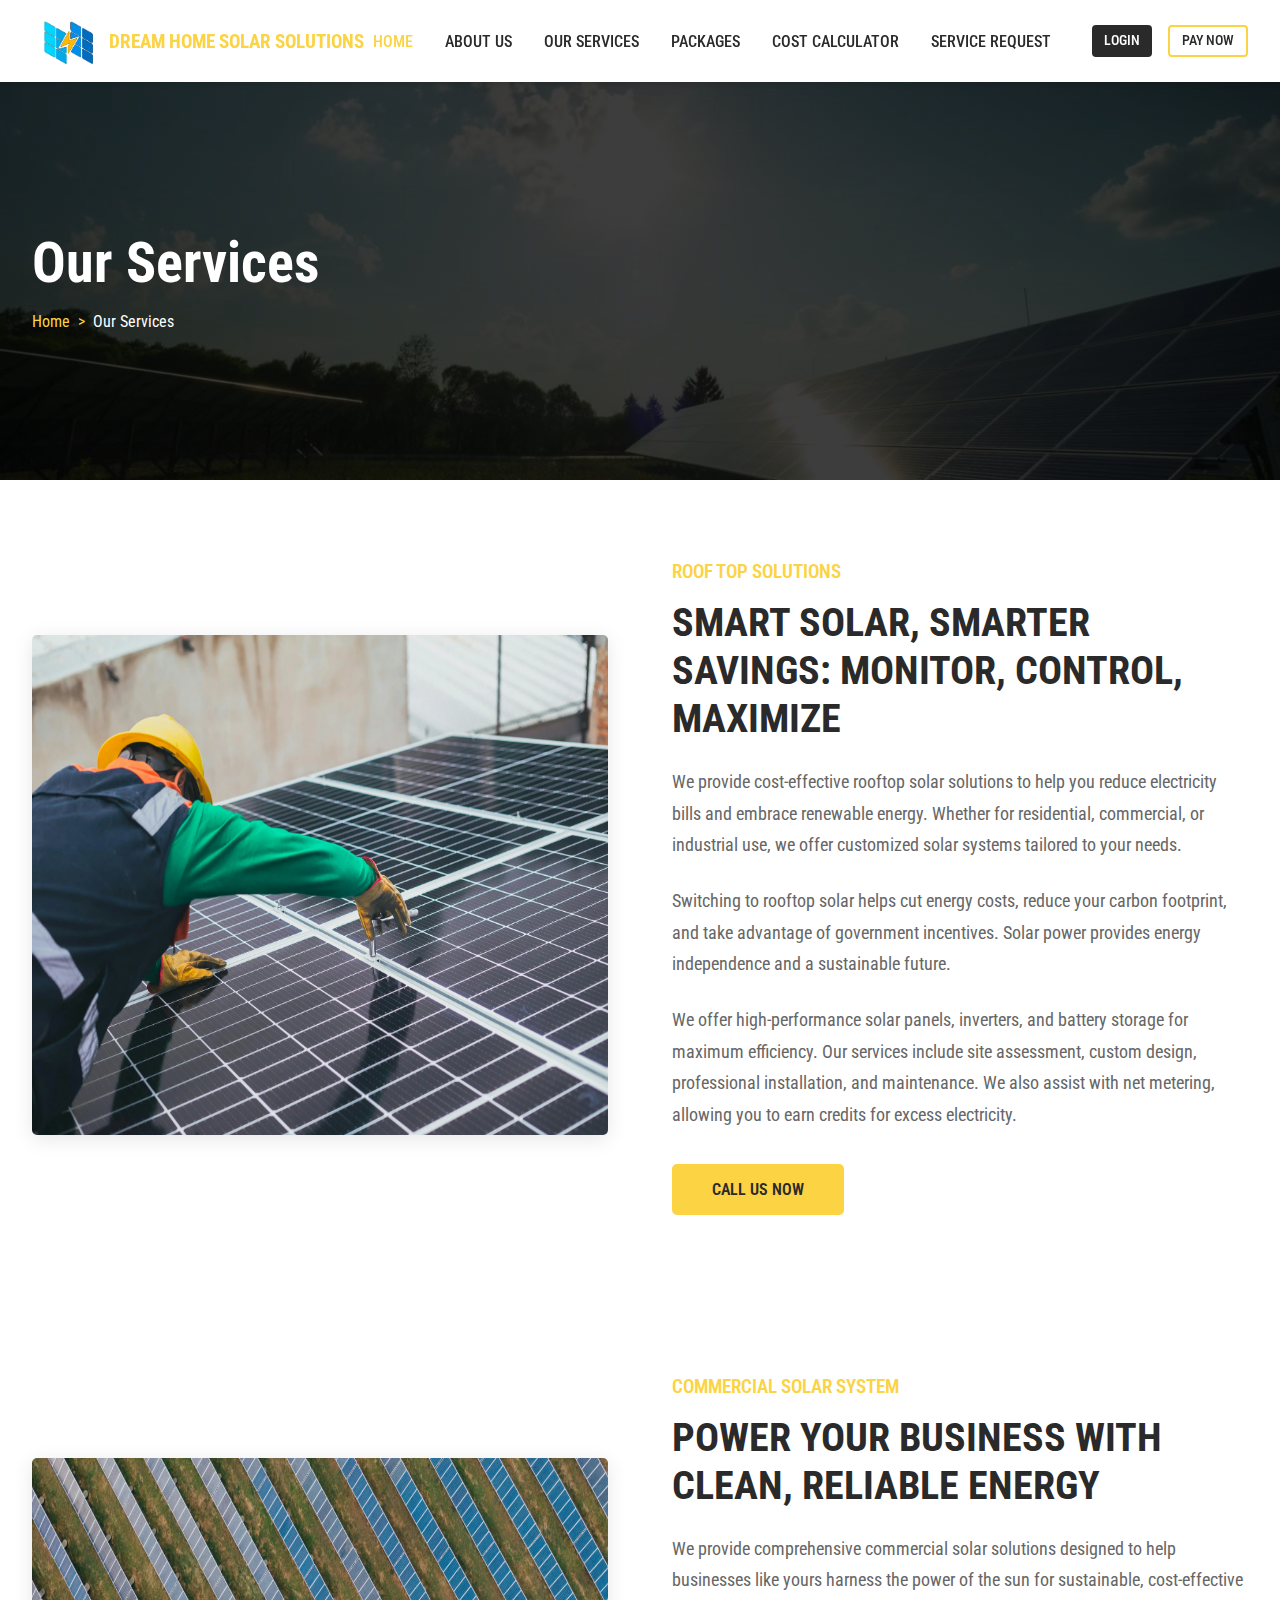
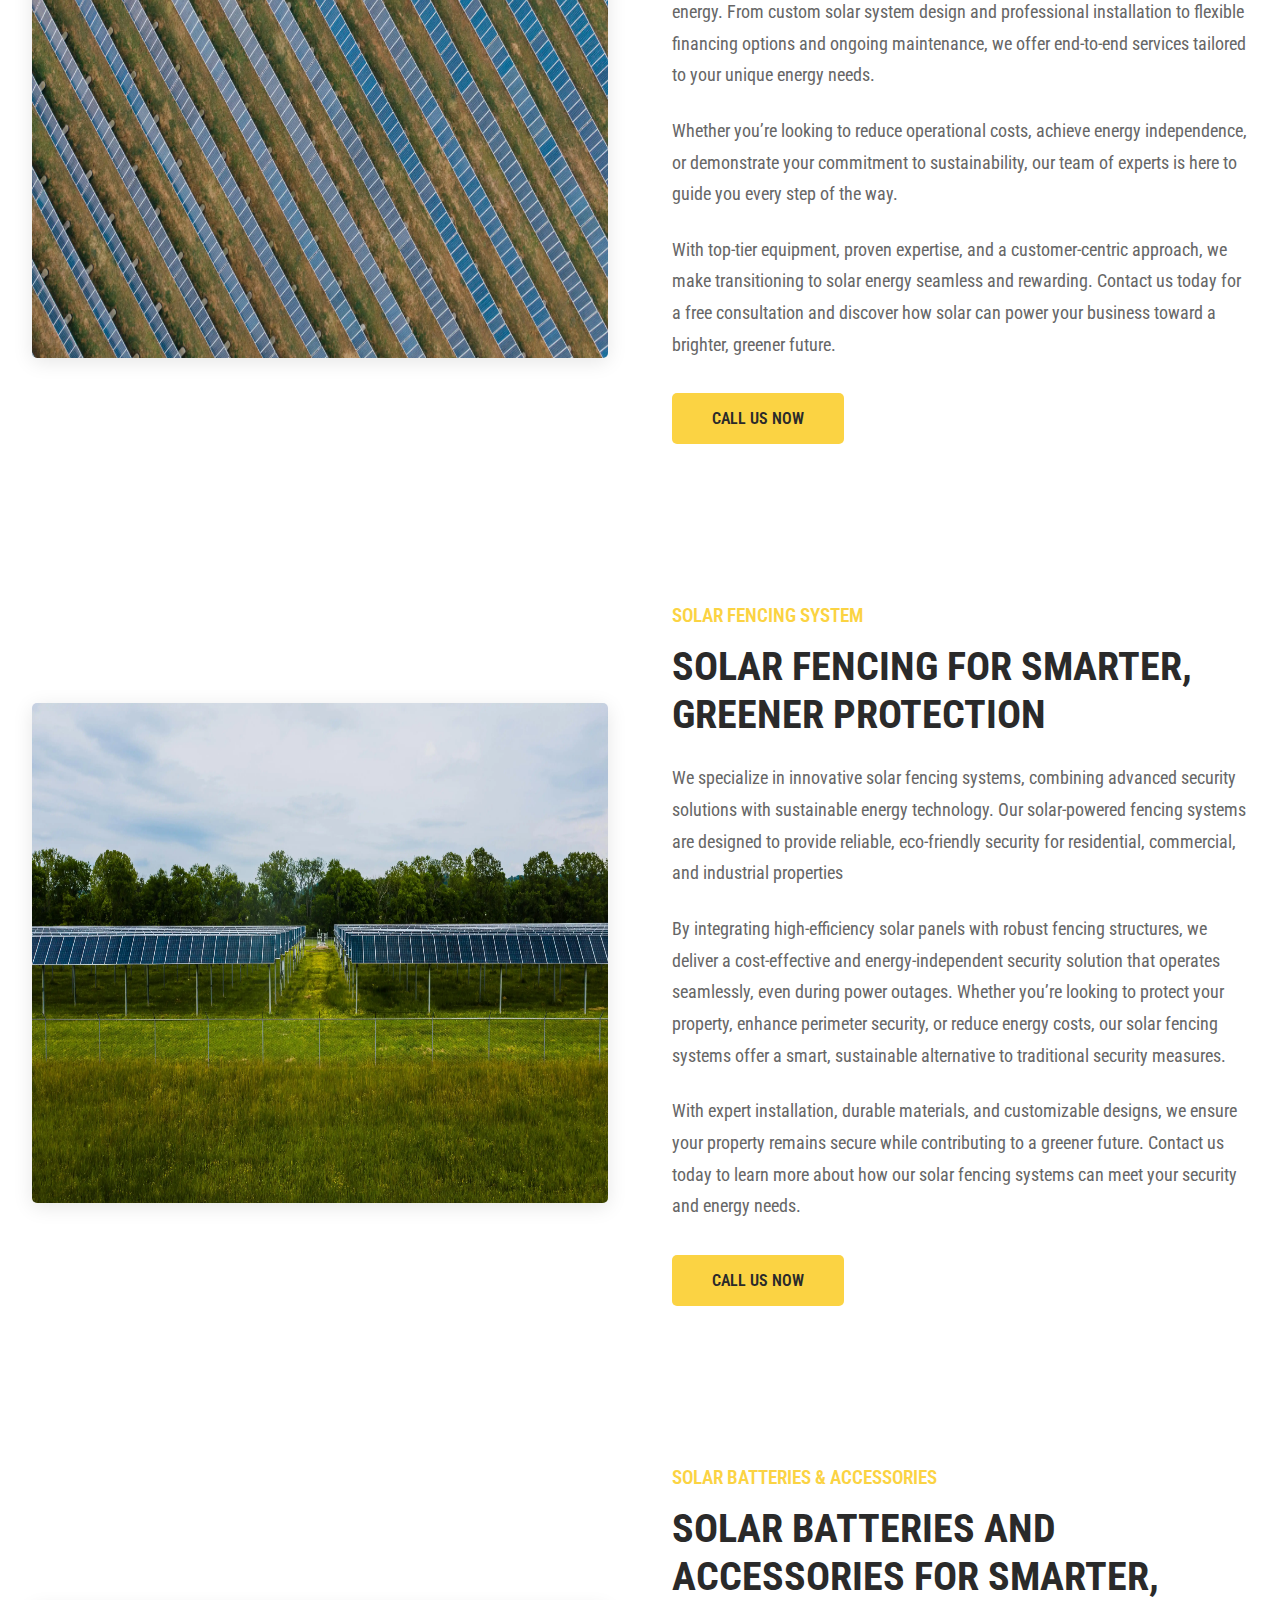
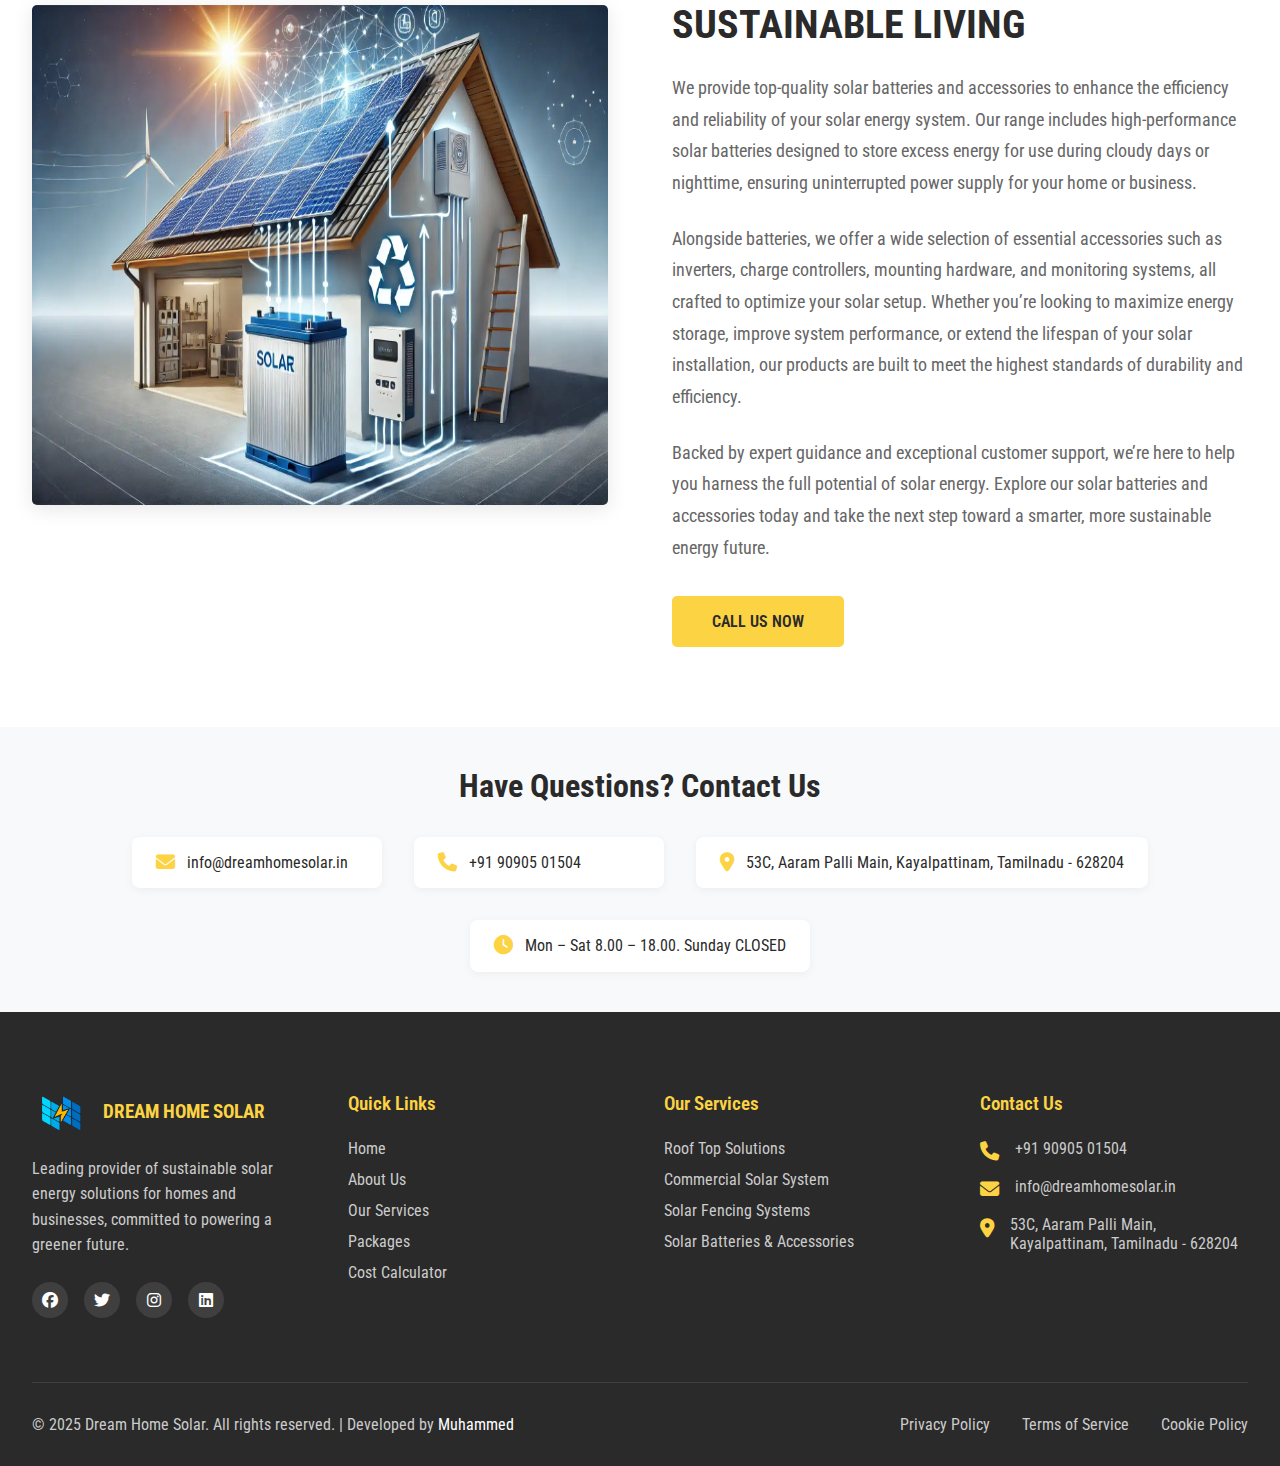
<file: ourservices.html>
<!DOCTYPE html>
<html lang="en">

<head>
    <meta charset="UTF-8">
    <meta name="viewport" content="width=device-width, initial-scale=1.0">
    <title>Dream Home Solar</title>
    <link rel="icon" type="image/png" href="assets/images/favi.png">
    <link rel="icon" type="image/svg+xml" href="assets/images/favicon.svg">
    <link rel="alternate icon" type="image/png" href="assets/images/favi.png">
    <link rel="apple-touch-icon" href="assets/images/favi.png">
    <link rel="stylesheet" href="https://cdnjs.cloudflare.com/ajax/libs/font-awesome/6.5.1/css/all.min.css">
    <link href="https://fonts.googleapis.com/css2?family=Roboto+Condensed:wght@300;400;500;700&display=swap"
        rel="stylesheet">
    <link rel="stylesheet" href="assets/services.css">
    <link rel="stylesheet" href="assets/style.css">
    <link rel="stylesheet" href="assets/mobile.css">
</head>

<body>
    <header class="header">
        <a href="index.html" class="logo">
            <img src="assets/images/dreamhomesolar.webp" alt="Sola Logo">
            <span class="logo-text">DREAM HOME SOLAR SOLUTIONS</span>
        </a>

        <button class="hamburger">
            <span></span>
            <span></span>
            <span></span>
        </button>

        <div class="nav-container">
            <nav>
                <ul class="nav-links">
                    <li><a href="index.html" style="color: #FBD343;">HOME</a></li>
                    <li><a href="aboutus.html">ABOUT US</a></li>
                    <li><a href="ourservices.html">OUR SERVICES</a></li>
                    <li><a href="packages.html">PACKAGES</a></li>
                    <li><a href="costcalculator.html">COST CALCULATOR</a></li>
                    <li><a href="#">SERVICE REQUEST</a></li>
                    <!-- <li class="dropdown">
                        <a href="#">REQUIREMENTS</a>
                        <div class="dropdown-content">
                            <a href="#">ADDITIONAL REQUIREMENTS</a>
                            <a href="#">BASIC REQUIREMENTS</a>
                        </div> -->
                    </li>
                </ul>
            </nav>

            <div class="buttons">
                <button class="btn btn-pro">LOGIN</button>
                <button class="btn btn-quote">PAY NOW</button>
            </div>
        </div>
    </header>
    <!-- Services Header Section -->
    <section class="page-header">
        <div class="page-header-overlay"></div>
        <div class="page-header-content">
            <h1 class="page-title">Our Services</h1>
            <div class="breadcrumb">
                <a href="index.html">Home</a>
                <span class="separator">></span>
                <span class="current-page">Our Services</span>
            </div>
        </div>
    </section>
    <!-- Services Header Ends  -->

    <!-- Service Card  -->
    <section id="rooftop"> 
    <section class="interior-works">
        <div class="interior-container">
            <div class="interior-image">
                <img src="assets/images/roof top solutions.webp" alt="Interior Design Team">
            </div>
            <div class="interior-content">
                <span class="interior-label">Roof Top Solutions</span>
                <h2 class="interior-title">Smart Solar, Smarter Savings: Monitor, Control, Maximize</h2>
                <div class="interior-description">
                    <p>We provide cost-effective rooftop solar solutions to help you reduce electricity bills and
                        embrace renewable energy. Whether for residential, commercial, or industrial use, we offer
                        customized solar systems tailored to your needs.</p>

                    <p>Switching to rooftop solar helps cut energy costs, reduce your carbon footprint, and take
                        advantage of government incentives. Solar power provides energy independence and a sustainable
                        future.</p>

                    <p>We offer high-performance solar panels, inverters, and battery storage for maximum efficiency.
                        Our services include site assessment, custom design, professional installation, and maintenance.
                        We also assist with net metering, allowing you to earn credits for excess electricity.</p>
                </div>
                <a href="tel:+919176240240" class="interior-cta">CALL US NOW</a>
            </div>
        </div>
    </section>
</section>

<section id="commercial"> 
    <section class="interior-works">
        <div class="interior-container">
            <div class="interior-image">
                <img src="assets/images/commercial Solar system.webp" alt="Interior Design Team">
            </div>
            <div class="interior-content">
                <span class="interior-label">Commercial Solar System</span>
                <h2 class="interior-title">Power Your Business with Clean, Reliable Energy</h2>
                <div class="interior-description">
                    <p>We provide comprehensive commercial solar solutions designed to help businesses like yours
                        harness the power of the sun for sustainable, cost-effective energy. From custom solar system
                        design and professional installation to flexible financing options and ongoing maintenance, we
                        offer end-to-end services tailored to your unique energy needs.</p>

                    <p>Whether you’re looking to reduce operational costs, achieve energy independence, or demonstrate
                        your commitment to sustainability, our team of experts is here to guide you every step of the
                        way.</p>

                    <p>With top-tier equipment, proven expertise, and a customer-centric approach, we make transitioning
                        to solar energy seamless and rewarding. Contact us today for a free consultation and discover
                        how solar can power your business toward a brighter, greener future.

                    </p>
                </div>
                <a href="tel:+919176240240" class="interior-cta">CALL US NOW</a>
            </div>
        </div>
    </section>
    </section>

    <section id="solarfencing"> 
    <section class="interior-works">
        <div class="interior-container">
            <div class="interior-image">
                <img src="assets/images/solar fencing.webp" alt="Interior Design Team">
            </div>
            <div class="interior-content">
                <span class="interior-label">Solar fencing System</span>
                <h2 class="interior-title">Solar Fencing for Smarter, Greener Protection</h2>
                <div class="interior-description">
                    <p>We specialize in innovative solar fencing systems, combining advanced security solutions with
                        sustainable energy technology. Our solar-powered fencing systems are designed to provide
                        reliable, eco-friendly security for residential, commercial, and industrial properties</p>

                    <p>By integrating high-efficiency solar panels with robust fencing structures, we deliver a
                        cost-effective and energy-independent security solution that operates seamlessly, even during
                        power outages. Whether you’re looking to protect your property, enhance perimeter security, or
                        reduce energy costs, our solar fencing systems offer a smart, sustainable alternative to
                        traditional security measures.</p>

                    <p>With expert installation, durable materials, and customizable designs, we ensure your property
                        remains secure while contributing to a greener future. Contact us today to learn more about how
                        our solar fencing systems can meet your security and energy needs.</p>
                </div>
                <a href="tel:+919176240240" class="interior-cta">CALL US NOW</a>
            </div>
        </div>
    </section>
    </section>

    <section id="solarbattery"> 
    <section class="interior-works">
        <div class="interior-container">
            <div class="interior-image">
                <img src="assets/images/solar battery.webp" alt="Interior Design Team">
            </div>
            <div class="interior-content">
                <span class="interior-label">Solar Batteries & Accessories</span>
                <h2 class="interior-title">Solar Batteries and Accessories for Smarter, Sustainable Living</h2>
                <div class="interior-description">
                    <p>We provide top-quality solar batteries and accessories to enhance the efficiency and reliability
                        of your solar energy system. Our range includes high-performance solar batteries designed to
                        store excess energy for use during cloudy days or nighttime, ensuring uninterrupted power supply
                        for your home or business. </p>

                    <p>Alongside batteries, we offer a wide selection of essential accessories such as inverters, charge
                        controllers, mounting hardware, and monitoring systems, all crafted to optimize your solar
                        setup. Whether you’re looking to maximize energy storage, improve system performance, or extend
                        the lifespan of your solar installation, our products are built to meet the highest standards of
                        durability and efficiency.</p>

                    <p>Backed by expert guidance and exceptional customer support, we’re here to help you harness the
                        full potential of solar energy. Explore our solar batteries and accessories today and take the
                        next step toward a smarter, more sustainable energy future.</p>
                </div>
                <a href="tel:+919176240240" class="interior-cta">CALL US NOW</a>
            </div>
        </div>
    </section>
    </section>

    <!-- Service Card End  -->

    <!-- Get in Touch Section -->
<section class="get-in-touch">
    <div class="contact-container">
        <h2 class="contact-title">Have Questions? Contact Us</h2>
        <div class="contact-info-grid">
            <div class="contact-item">
                <i class="fas fa-envelope"></i>
                <a href="mailto:info@dreamhomesolar.in" class="contact-text">info@dreamhomesolar.in</a>
            </div>
            
            <div class="contact-item">
                <i class="fas fa-phone"></i>
                <a href="tel:+919090501504" class="contact-text">+91 90905 01504</a>
            </div>
            
            <div class="contact-item">
                <i class="fas fa-map-marker-alt"></i>
                <span class="contact-text">53C, Aaram Palli Main, Kayalpattinam, Tamilnadu - 628204</span>
            </div>
            
            <div class="contact-item">
                <i class="fas fa-clock"></i>
                <span class="contact-text">Mon – Sat 8.00 – 18.00. Sunday CLOSED</span>
            </div>
        </div>
    </div>
</section>

<!-- Get in Touch Ends  -->
<!-- Footer Section -->
<footer class="footer">
    <div class="footer-container">
        <div class="footer-grid">
            <!-- Company Info -->
            <div class="footer-col">
                <div class="footer-logo">
                    <img src="assets/images/dreamhomesolar.webp" alt="Dream Home Solar Logo">
                    <span>DREAM HOME SOLAR</span>
                </div>
                <p class="footer-description">
                    Leading provider of sustainable solar energy solutions for homes and businesses, committed to
                    powering a greener future.
                </p>
                <div class="social-links">
                    <a href="#" aria-label="Facebook"><i class="fab fa-facebook"></i></a>
                    <a href="#" aria-label="Twitter"><i class="fab fa-twitter"></i></a>
                    <a href="#" aria-label="Instagram"><i class="fab fa-instagram"></i></a>
                    <a href="#" aria-label="LinkedIn"><i class="fab fa-linkedin"></i></a>
                </div>
            </div>

            <!-- Quick Links -->
            <div class="footer-col">
                <h3>Quick Links</h3>
                <ul class="footer-links">
                    <li><a href="index.html">Home</a></li>
                    <li><a href="aboutus.html">About Us</a></li>
                    <li><a href="ourservices.html">Our Services</a></li>
                    <li><a href="packages.html">Packages</a></li>
                    <li><a href="costcalculator.html">Cost Calculator</a></li>
                </ul>
            </div>

            <!-- Our Services -->
            <div class="footer-col">
                <h3>Our Services</h3>
                <ul class="footer-links">
                    <li><a href="ourservices.html#rooftop">Roof Top Solutions</a></li>
                    <li><a href="ourservices.html#commercial">Commercial Solar System</a></li>
                    <li><a href="ourservices.html#solarfencing">Solar Fencing Systems</a></li>
                    <li><a href="ourservices.html#solarbattery">Solar Batteries & Accessories</a></li>
                </ul>
            </div>

            <!-- Contact Info -->
            <div class="footer-col">
                <h3>Contact Us</h3>
                <div class="contact-info">
                    <p>
                        <i class="fas fa-phone"></i>
                        <span>+91 90905 01504</span>
                    </p>
                    <p>
                        <i class="fas fa-envelope"></i>
                        <span>info@dreamhomesolar.in</span>
                    </p>
                    <p>
                        <i class="fas fa-location-dot"></i>
                        <span>53C, Aaram Palli Main, Kayalpattinam, Tamilnadu - 628204</span>
                    </p>
                </div>
            </div>
        </div>

        <!-- Bottom Bar -->
        <div class="footer-bottom">
            <p>&copy; 2025 Dream Home Solar. All rights reserved. | Developed by <a
                    href="https://wa.me/+916380986703" target="_blank" class="developer-link">Muhammed</a></p>
            <div class="footer-bottom-links">
                <a href="privacypolicy.html">Privacy Policy</a>
                <a href="termsandconditions.html">Terms of Service</a>
                <a href="cookiepolicy.html">Cookie Policy</a>
            </div>
        </div>
    </div>
</footer>
<!-- Footer Section Ends  -->
<script src="assets/js/script.js"></script>
</body>

</html>
</file>
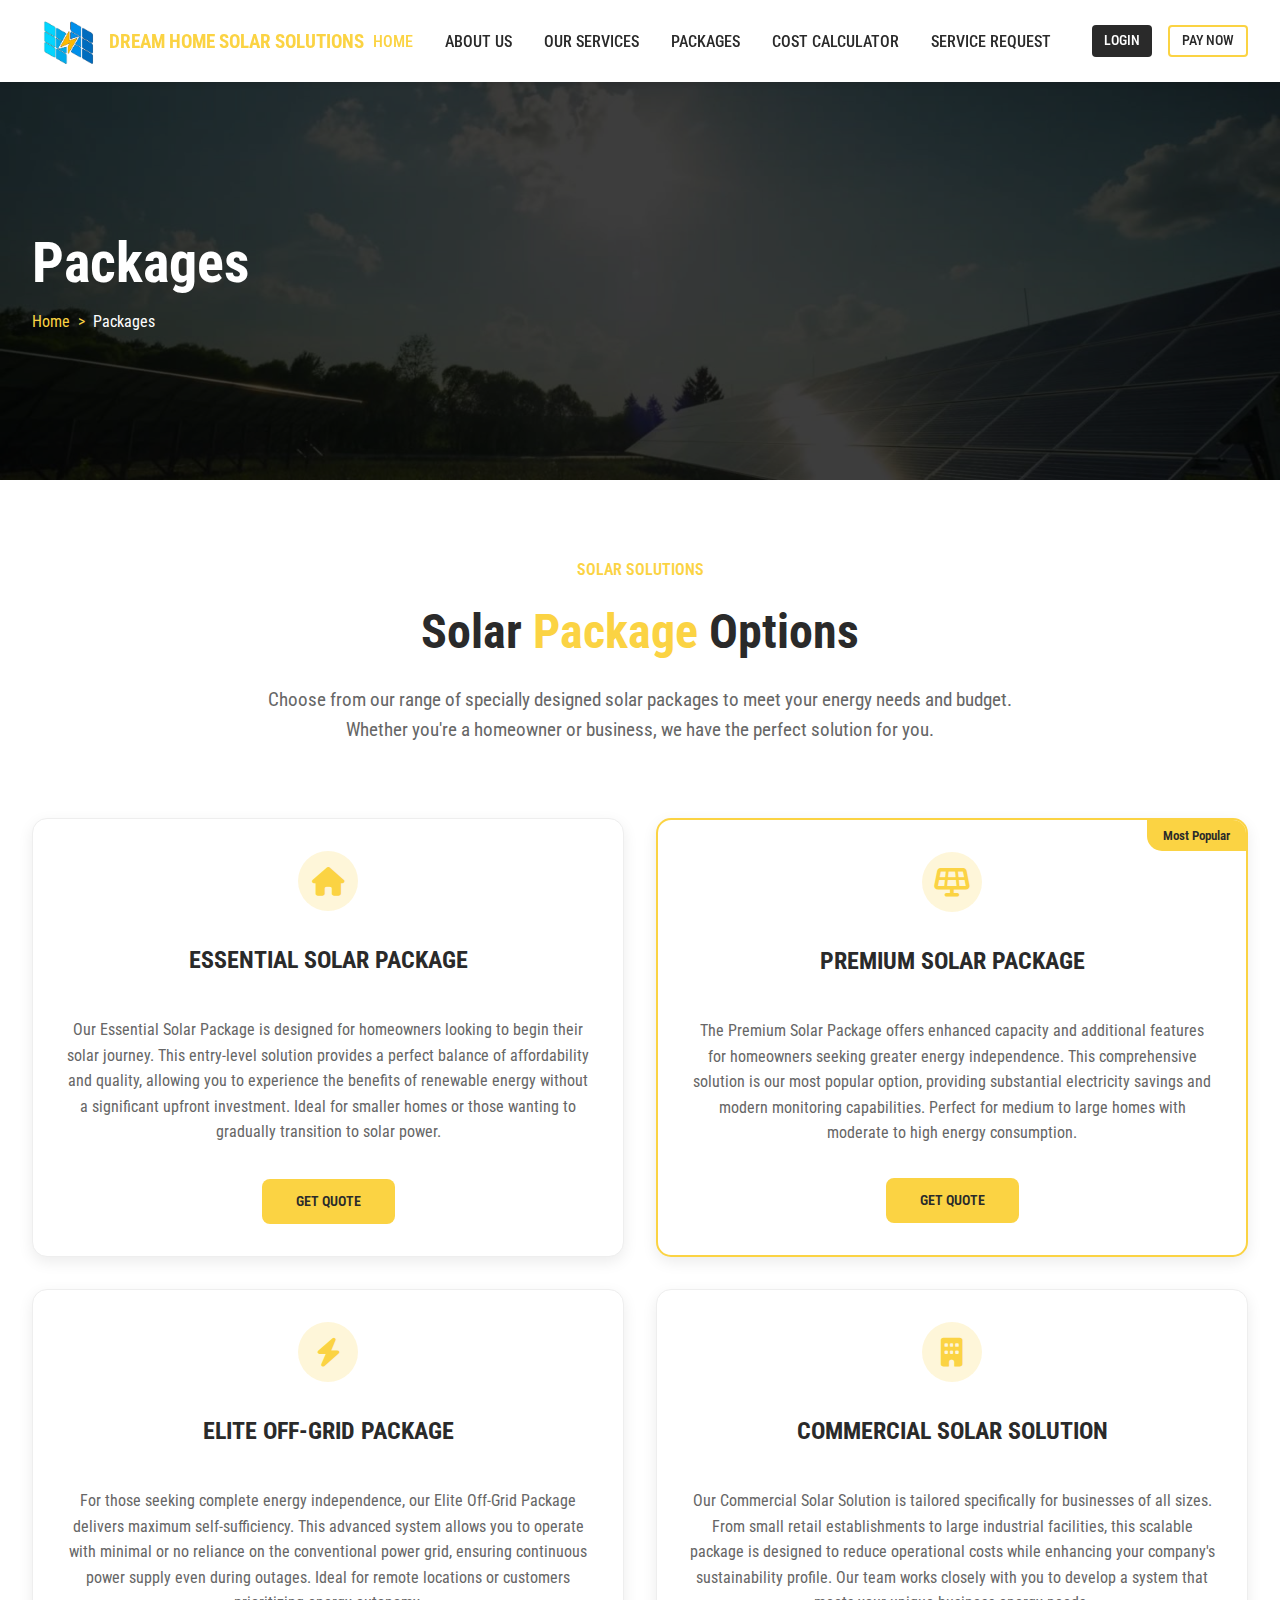
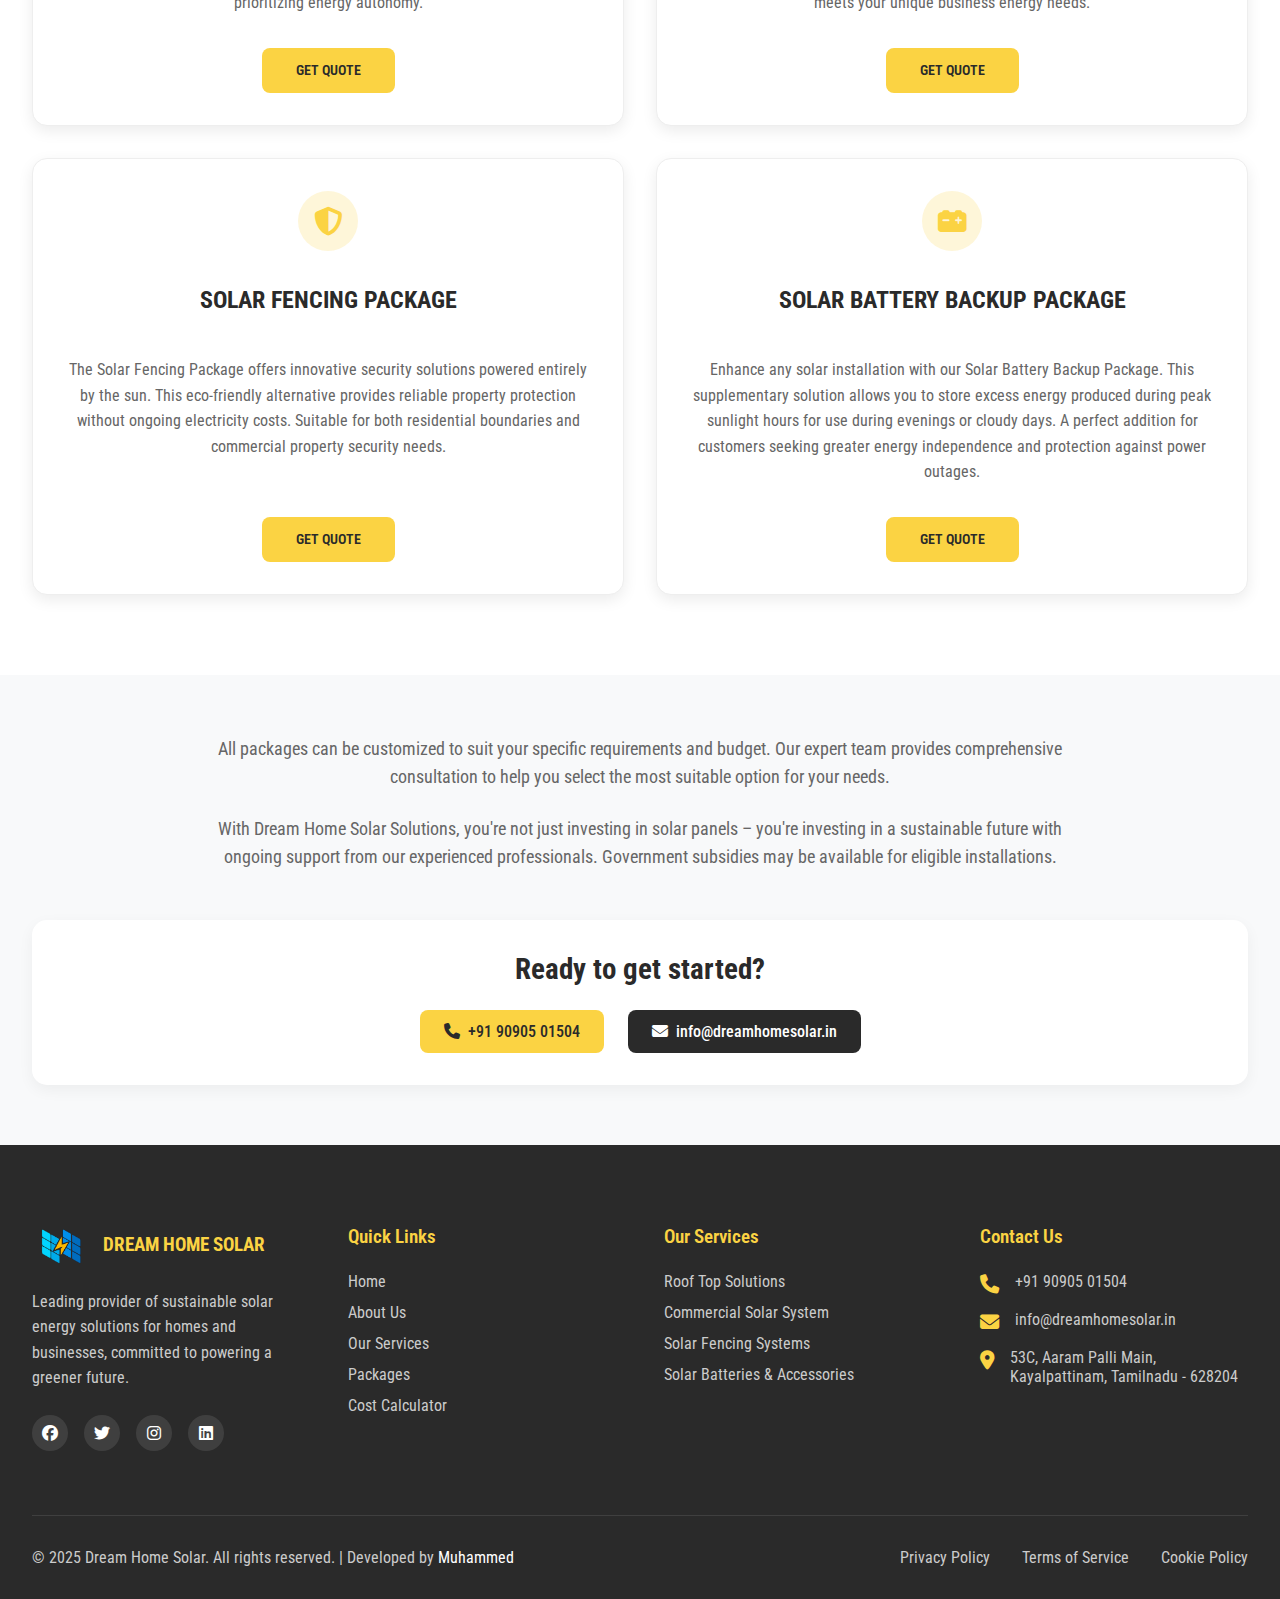
<file: packages.html>
<!DOCTYPE html>
<html lang="en">

<head>
    <meta charset="UTF-8">
    <meta name="viewport" content="width=device-width, initial-scale=1.0">
    <title>Dream Home Solar</title>
    <link rel="icon" type="image/png" href="assets/images/favi.png">
    <link rel="icon" type="image/svg+xml" href="assets/images/favicon.svg">
    <link rel="alternate icon" type="image/png" href="assets/images/favi.png">
    <link rel="apple-touch-icon" href="assets/images/favi.png">
    <link rel="stylesheet" href="https://cdnjs.cloudflare.com/ajax/libs/font-awesome/6.5.1/css/all.min.css">
    <link href="https://fonts.googleapis.com/css2?family=Roboto+Condensed:wght@300;400;500;700&display=swap"
        rel="stylesheet">
    <link rel="stylesheet" href="assets/packages.css">
    <link rel="stylesheet" href="assets/style.css">
    <link rel="stylesheet" href="assets/mobile.css">
</head>

<body>
    <header class="header">
        <a href="index.html" class="logo">
            <img src="assets/images/dreamhomesolar.webp" alt="Sola Logo">
            <span class="logo-text">DREAM HOME SOLAR SOLUTIONS</span>
        </a>

        <button class="hamburger">
            <span></span>
            <span></span>
            <span></span>
        </button>

        <div class="nav-container">
            <nav>
                <ul class="nav-links">
                    <li><a href="index.html" style="color: #FBD343;">HOME</a></li>
                    <li><a href="aboutus.html">ABOUT US</a></li>
                    <li><a href="ourservices.html">OUR SERVICES</a></li>
                    <li><a href="packages.html">PACKAGES</a></li>
                    <li><a href="costcalculator.html">COST CALCULATOR</a></li>
                    <li><a href="#">SERVICE REQUEST</a></li>
                    <!-- <li class="dropdown">
                        <a href="#">REQUIREMENTS</a>
                        <div class="dropdown-content">
                            <a href="#">ADDITIONAL REQUIREMENTS</a>
                            <a href="#">BASIC REQUIREMENTS</a>
                        </div> -->
                    </li>
                </ul>
            </nav>

            <div class="buttons">
                <button class="btn btn-pro">LOGIN</button>
                <button class="btn btn-quote">PAY NOW</button>
            </div>
        </div>
    </header>
    <!-- Services Header Section -->
    <section class="page-header">
        <div class="page-header-overlay"></div>
        <div class="page-header-content">
            <h1 class="page-title">Packages</h1>
            <div class="breadcrumb">
                <a href="index.html">Home</a>
                <span class="separator">></span>
                <span class="current-page">Packages</span>
            </div>
        </div>
    </section>
    <!-- Services Header Ends  -->
    <!-- Packages Starts  -->
    <!-- Packages Intro Section -->
    <section class="packages-intro">
        <div class="packages-intro-container">
            <div class="intro-content">
                <span class="intro-label">SOLAR SOLUTIONS</span>
                <h2 class="intro-title">Solar <span>Package</span> Options</h2>
                <p class="intro-description">
                    Choose from our range of specially designed solar packages to meet your energy needs and budget.
                    Whether you're a homeowner or business, we have the perfect solution for you.
                </p>
            </div>
        </div>
    </section>
    <!-- Packages Intro Ends -->

    <!-- Packages Grid Section -->
    <section class="packages-grid-section">
        <div class="packages-container">
            <div class="packages-grid">
                <!-- Package 1 -->
                <div class="package-card">
                    <div class="package-header">
                        <div class="package-icon">
                            <i class="fas fa-home"></i>
                        </div>
                        <h3 class="package-title">ESSENTIAL SOLAR PACKAGE</h3>
                    </div>
                    <div class="package-body">
                        <p class="package-description">
                            Our Essential Solar Package is designed for homeowners looking to begin their solar journey.
                            This entry-level solution provides a perfect balance of affordability and quality, allowing
                            you to experience the benefits of renewable energy without a significant upfront investment.
                            Ideal for smaller homes or those wanting to gradually transition to solar power.
                        </p>
                    </div>
                    <div class="package-footer">
                        <a href="tel:+919090501504" class="package-button">Get Quote</a>
                    </div>
                </div>

                <!-- Package 2 -->
                <div class="package-card featured">
                    <div class="package-tag">Most Popular</div>
                    <div class="package-header">
                        <div class="package-icon">
                            <i class="fas fa-solar-panel"></i>
                        </div>
                        <h3 class="package-title">PREMIUM SOLAR PACKAGE</h3>
                    </div>
                    <div class="package-body">
                        <p class="package-description">
                            The Premium Solar Package offers enhanced capacity and additional features for homeowners
                            seeking greater energy independence. This comprehensive solution is our most popular option,
                            providing substantial electricity savings and modern monitoring capabilities. Perfect for
                            medium to large homes with moderate to high energy consumption.
                        </p>
                    </div>
                    <div class="package-footer">
                        <a href="tel:+919090501504" class="package-button">Get Quote</a>
                    </div>
                </div>

                <!-- Package 3 -->
                <div class="package-card">
                    <div class="package-header">
                        <div class="package-icon">
                            <i class="fas fa-bolt"></i>
                        </div>
                        <h3 class="package-title">ELITE OFF-GRID PACKAGE</h3>
                    </div>
                    <div class="package-body">
                        <p class="package-description">
                            For those seeking complete energy independence, our Elite Off-Grid Package delivers maximum
                            self-sufficiency. This advanced system allows you to operate with minimal or no reliance on
                            the conventional power grid, ensuring continuous power supply even during outages. Ideal for
                            remote locations or customers prioritizing energy autonomy.
                        </p>
                    </div>
                    <div class="package-footer">
                        <a href="tel:+919090501504" class="package-button">Get Quote</a>
                    </div>
                </div>

                <!-- Package 4 -->
                <div class="package-card">
                    <div class="package-header">
                        <div class="package-icon">
                            <i class="fas fa-building"></i>
                        </div>
                        <h3 class="package-title">COMMERCIAL SOLAR SOLUTION</h3>
                    </div>
                    <div class="package-body">
                        <p class="package-description">
                            Our Commercial Solar Solution is tailored specifically for businesses of all sizes. From
                            small retail establishments to large industrial facilities, this scalable package is
                            designed to reduce operational costs while enhancing your company's sustainability profile.
                            Our team works closely with you to develop a system that meets your unique business energy
                            needs.
                        </p>
                    </div>
                    <div class="package-footer">
                        <a href="tel:+919090501504" class="package-button">Get Quote</a>
                    </div>
                </div>

                <!-- Package 5 -->
                <div class="package-card">
                    <div class="package-header">
                        <div class="package-icon">
                            <i class="fas fa-shield-alt"></i>
                        </div>
                        <h3 class="package-title">SOLAR FENCING PACKAGE</h3>
                    </div>
                    <div class="package-body">
                        <p class="package-description">
                            The Solar Fencing Package offers innovative security solutions powered entirely by the sun.
                            This eco-friendly alternative provides reliable property protection without ongoing
                            electricity costs. Suitable for both residential boundaries and commercial property security
                            needs.
                        </p>
                    </div>
                    <div class="package-footer">
                        <a href="tel:+919090501504" class="package-button">Get Quote</a>
                    </div>
                </div>

                <!-- Package 6 -->
                <div class="package-card">
                    <div class="package-header">
                        <div class="package-icon">
                            <i class="fas fa-car-battery"></i>
                        </div>
                        <h3 class="package-title">SOLAR BATTERY BACKUP PACKAGE</h3>
                    </div>
                    <div class="package-body">
                        <p class="package-description">
                            Enhance any solar installation with our Solar Battery Backup Package. This supplementary
                            solution allows you to store excess energy produced during peak sunlight hours for use
                            during evenings or cloudy days. A perfect addition for customers seeking greater energy
                            independence and protection against power outages.
                        </p>
                    </div>
                    <div class="package-footer">
                        <a href="tel:+919090501504" class="package-button">Get Quote</a>
                    </div>
                </div>
            </div>
        </div>
    </section>

    <!-- Additional Info Section -->
    <section class="additional-info-section">
        <div class="info-container">
            <div class="info-content">
                <p class="info-text">
                    All packages can be customized to suit your specific requirements and budget. Our expert team
                    provides comprehensive consultation to help you select the most suitable option for your needs.
                </p>
                <p class="info-text">
                    With Dream Home Solar Solutions, you're not just investing in solar panels – you're investing in a
                    sustainable future with ongoing support from our experienced professionals. Government subsidies may
                    be available for eligible installations.
                </p>
            </div>
            <div class="info-cta">
                <h3 class="cta-heading">Ready to get started?</h3>
                <div class="cta-buttons">
                    <a href="tel:+919090501504" class="cta-phone">
                        <i class="fas fa-phone"></i> +91 90905 01504
                    </a>
                    <a href="mailto:info@dreamhomesolar.in" class="cta-email">
                        <i class="fas fa-envelope"></i> info@dreamhomesolar.in
                    </a>
                </div>
            </div>
        </div>
    </section>
    </section>
    <!-- Packages Ends   -->
    <!-- Footer Section -->
    <footer class="footer">
        <div class="footer-container">
            <div class="footer-grid">
                <!-- Company Info -->
                <div class="footer-col">
                    <div class="footer-logo">
                        <img src="assets/images/dreamhomesolar.webp" alt="Dream Home Solar Logo">
                        <span>DREAM HOME SOLAR</span>
                    </div>
                    <p class="footer-description">
                        Leading provider of sustainable solar energy solutions for homes and businesses, committed to
                        powering a greener future.
                    </p>
                    <div class="social-links">
                        <a href="#" aria-label="Facebook"><i class="fab fa-facebook"></i></a>
                        <a href="#" aria-label="Twitter"><i class="fab fa-twitter"></i></a>
                        <a href="#" aria-label="Instagram"><i class="fab fa-instagram"></i></a>
                        <a href="#" aria-label="LinkedIn"><i class="fab fa-linkedin"></i></a>
                    </div>
                </div>

                <!-- Quick Links -->
                <div class="footer-col">
                    <h3>Quick Links</h3>
                    <ul class="footer-links">
                        <li><a href="index.html">Home</a></li>
                        <li><a href="aboutus.html">About Us</a></li>
                        <li><a href="ourservices.html">Our Services</a></li>
                        <li><a href="packages.html">Packages</a></li>
                        <li><a href="costcalculator.html">Cost Calculator</a></li>
                    </ul>
                </div>

                <!-- Our Services -->
                <div class="footer-col">
                    <h3>Our Services</h3>
                    <ul class="footer-links">
                        <li><a href="ourservices.html#rooftop">Roof Top Solutions</a></li>
                        <li><a href="ourservices.html#commercial">Commercial Solar System</a></li>
                        <li><a href="ourservices.html#solarfencing">Solar Fencing Systems</a></li>
                        <li><a href="ourservices.html#solarbattery">Solar Batteries & Accessories</a></li>
                    </ul>
                </div>

                <!-- Contact Info -->
                <div class="footer-col">
                    <h3>Contact Us</h3>
                    <div class="contact-info">
                        <p>
                            <i class="fas fa-phone"></i>
                            <span>+91 90905 01504</span>
                        </p>
                        <p>
                            <i class="fas fa-envelope"></i>
                            <span>info@dreamhomesolar.in</span>
                        </p>
                        <p>
                            <i class="fas fa-location-dot"></i>
                            <span>53C, Aaram Palli Main, Kayalpattinam, Tamilnadu - 628204</span>
                        </p>
                    </div>
                </div>
            </div>

            <!-- Bottom Bar -->
            <div class="footer-bottom">
                <p>&copy; 2025 Dream Home Solar. All rights reserved. | Developed by <a
                        href="https://wa.me/+916380986703" target="_blank" class="developer-link">Muhammed</a></p>
                <div class="footer-bottom-links">
                    <a href="privacypolicy.html">Privacy Policy</a>
                    <a href="termsandconditions.html">Terms of Service</a>
                    <a href="cookiepolicy.html">Cookie Policy</a>
                </div>
            </div>
        </div>
    </footer>
    <!-- Footer Section Ends  -->
    <script src="assets/js/script.js"></script>
</body>

</html>
</file>
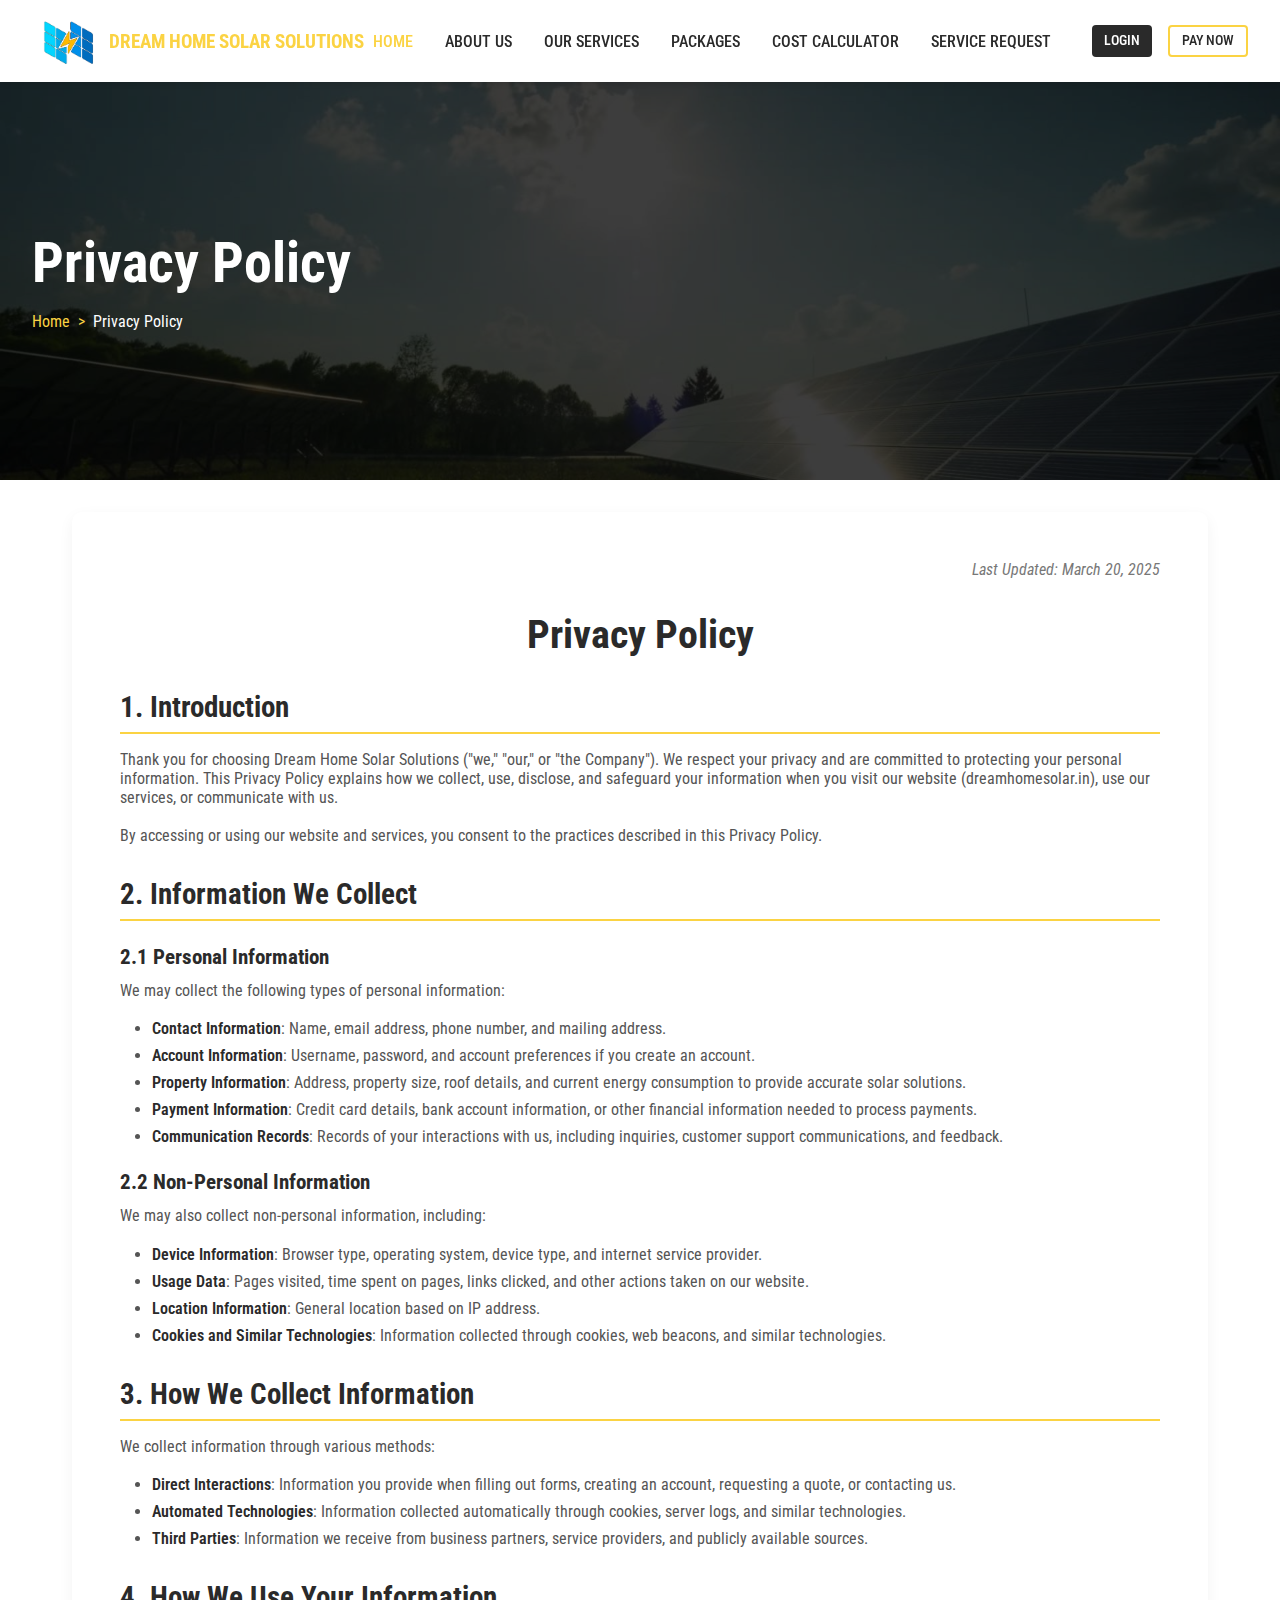
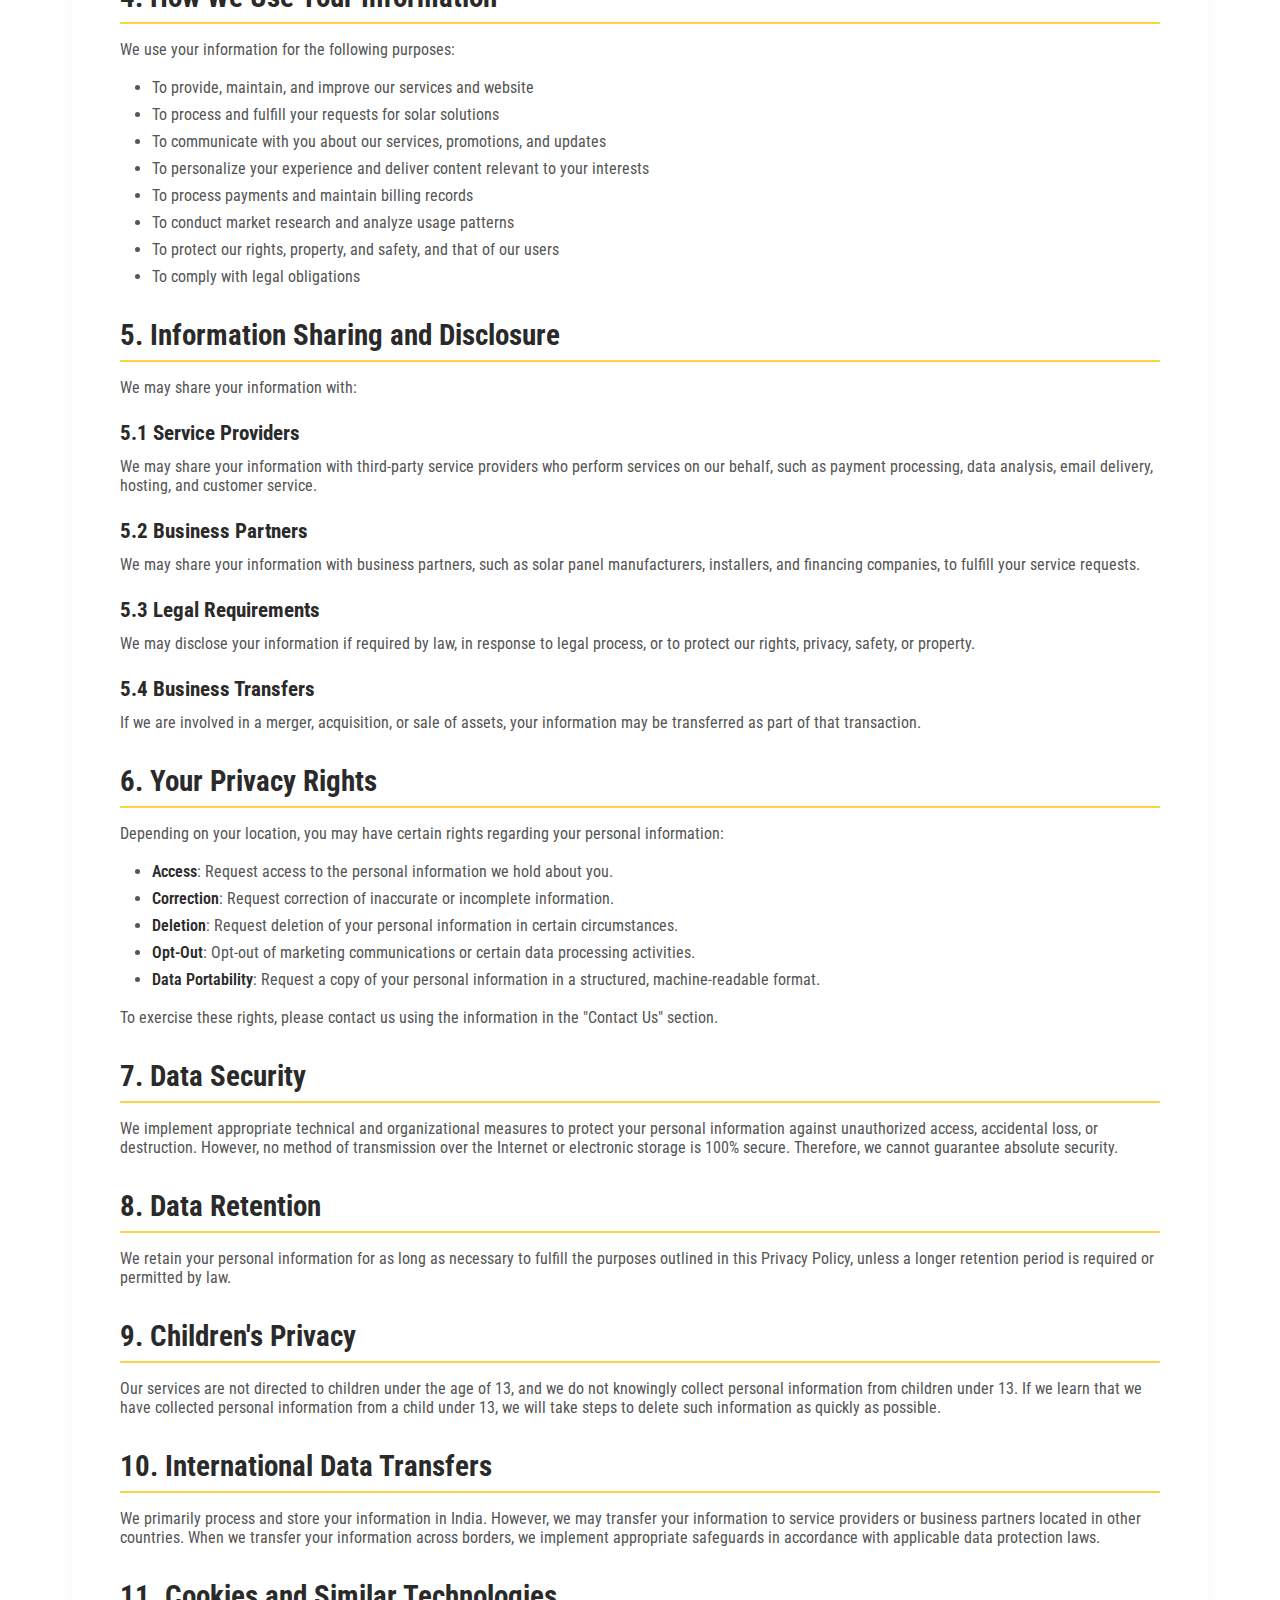
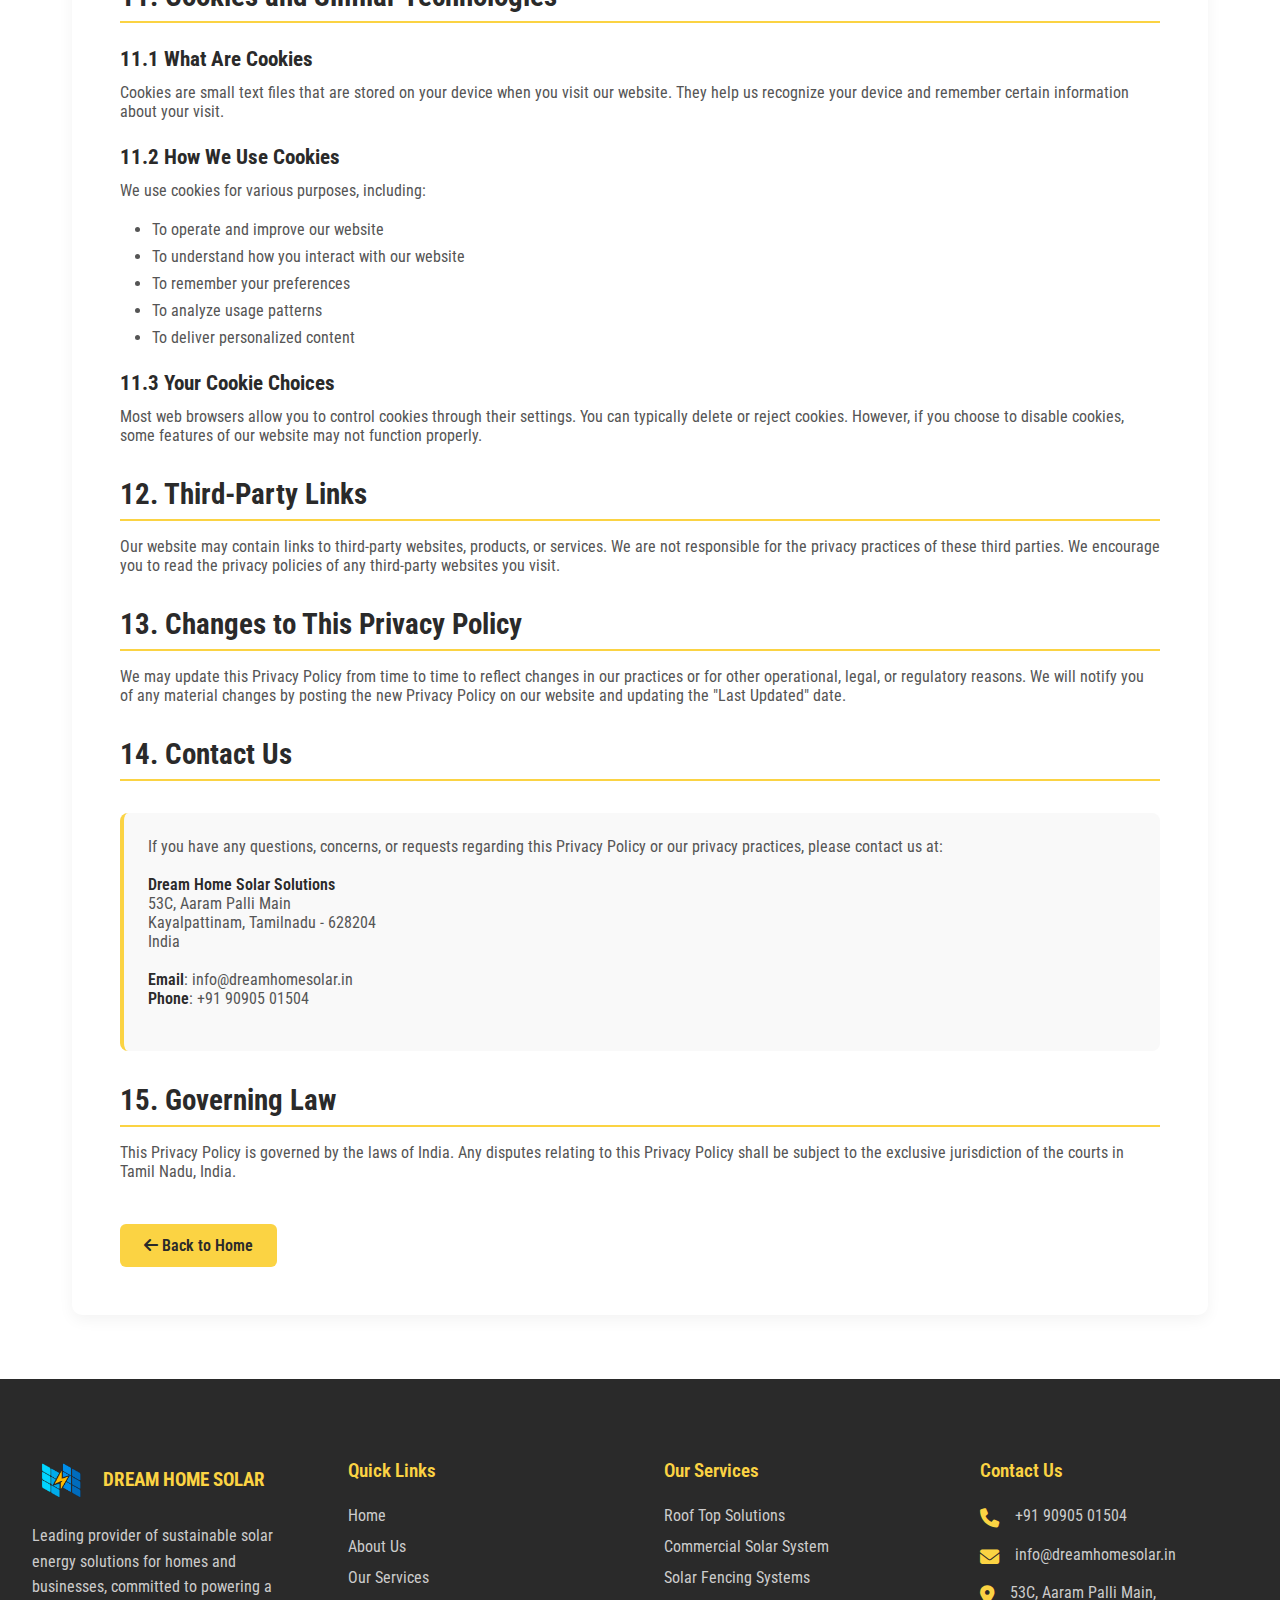
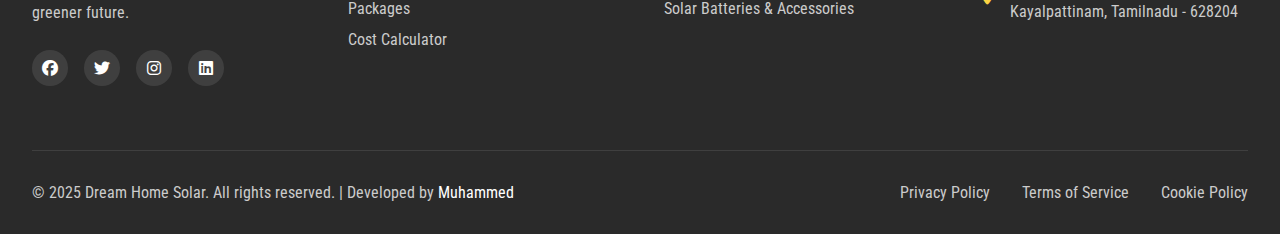
<file: privacypolicy.html>
<!DOCTYPE html>
<html lang="en">

<head>
    <meta charset="UTF-8">
    <meta name="viewport" content="width=device-width, initial-scale=1.0">
    <title>Dream Home Solar</title>
    <link rel="icon" type="image/png" href="assets/images/favi.png">
    <link rel="icon" type="image/svg+xml" href="assets/images/favicon.svg">
    <link rel="alternate icon" type="image/png" href="assets/images/favi.png">
    <link rel="apple-touch-icon" href="assets/images/favi.png">
    <link rel="stylesheet" href="https://cdnjs.cloudflare.com/ajax/libs/font-awesome/6.5.1/css/all.min.css">
    <link href="https://fonts.googleapis.com/css2?family=Roboto+Condensed:wght@300;400;500;700&display=swap"
        rel="stylesheet">
    <link rel="stylesheet" href="assets/privacypolicy.css">
    <link rel="stylesheet" href="assets/style.css">
    <link rel="stylesheet" href="assets/mobile.css">
</head>

<body>
    <header class="header">
        <a href="index.html" class="logo">
            <img src="assets/images/dreamhomesolar.webp" alt="Sola Logo">
            <span class="logo-text">DREAM HOME SOLAR SOLUTIONS</span>
        </a>

        <button class="hamburger">
            <span></span>
            <span></span>
            <span></span>
        </button>

        <div class="nav-container">
            <nav>
                <ul class="nav-links">
                    <li><a href="index.html" style="color: #FBD343;">HOME</a></li>
                    <li><a href="aboutus.html">ABOUT US</a></li>
                    <li><a href="ourservices.html">OUR SERVICES</a></li>
                    <li><a href="packages.html">PACKAGES</a></li>
                    <li><a href="costcalculator.html">COST CALCULATOR</a></li>
                    <li><a href="#">SERVICE REQUEST</a></li>
                    <!-- <li class="dropdown">
                        <a href="#">REQUIREMENTS</a>
                        <div class="dropdown-content">
                            <a href="#">ADDITIONAL REQUIREMENTS</a>
                            <a href="#">BASIC REQUIREMENTS</a>
                        </div> -->
                    </li>
                </ul>
            </nav>

            <div class="buttons">
                <button class="btn btn-pro">LOGIN</button>
                <button class="btn btn-quote">PAY NOW</button>
            </div>
        </div>
    </header>
    <!-- Services Header Section -->
    <section class="page-header">
        <div class="page-header-overlay"></div>
        <div class="page-header-content">
            <h1 class="page-title">Privacy Policy</h1>
            <div class="breadcrumb">
                <a href="index.html">Home</a>
                <span class="separator">></span>
                <span class="current-page">Privacy Policy</span>
            </div>
        </div>
    </section>
    <!-- Services Header Ends  -->
    <!-- Privacy Policy Content -->
    <section class="privacy-section">
        <div class="privacy-container">
            <div class="privacy-content">
                <div class="privacy-date">Last Updated: March 20, 2025</div>

                <h1>Privacy Policy</h1>

                <h2>1. Introduction</h2>
                <p>Thank you for choosing Dream Home Solar Solutions ("we," "our," or "the Company"). We respect your
                    privacy and are committed to protecting your personal information. This Privacy Policy explains how
                    we collect, use, disclose, and safeguard your information when you visit our website
                    (dreamhomesolar.in), use our services, or communicate with us.</p>
                <p>By accessing or using our website and services, you consent to the practices described in this
                    Privacy Policy.</p>

                <h2>2. Information We Collect</h2>

                <h3>2.1 Personal Information</h3>
                <p>We may collect the following types of personal information:</p>
                <ul>
                    <li><strong>Contact Information</strong>: Name, email address, phone number, and mailing address.
                    </li>
                    <li><strong>Account Information</strong>: Username, password, and account preferences if you create
                        an account.</li>
                    <li><strong>Property Information</strong>: Address, property size, roof details, and current energy
                        consumption to provide accurate solar solutions.</li>
                    <li><strong>Payment Information</strong>: Credit card details, bank account information, or other
                        financial information needed to process payments.</li>
                    <li><strong>Communication Records</strong>: Records of your interactions with us, including
                        inquiries, customer support communications, and feedback.</li>
                </ul>

                <h3>2.2 Non-Personal Information</h3>
                <p>We may also collect non-personal information, including:</p>
                <ul>
                    <li><strong>Device Information</strong>: Browser type, operating system, device type, and internet
                        service provider.</li>
                    <li><strong>Usage Data</strong>: Pages visited, time spent on pages, links clicked, and other
                        actions taken on our website.</li>
                    <li><strong>Location Information</strong>: General location based on IP address.</li>
                    <li><strong>Cookies and Similar Technologies</strong>: Information collected through cookies, web
                        beacons, and similar technologies.</li>
                </ul>

                <h2>3. How We Collect Information</h2>
                <p>We collect information through various methods:</p>
                <ul>
                    <li><strong>Direct Interactions</strong>: Information you provide when filling out forms, creating
                        an account, requesting a quote, or contacting us.</li>
                    <li><strong>Automated Technologies</strong>: Information collected automatically through cookies,
                        server logs, and similar technologies.</li>
                    <li><strong>Third Parties</strong>: Information we receive from business partners, service
                        providers, and publicly available sources.</li>
                </ul>

                <h2>4. How We Use Your Information</h2>
                <p>We use your information for the following purposes:</p>
                <ul>
                    <li>To provide, maintain, and improve our services and website</li>
                    <li>To process and fulfill your requests for solar solutions</li>
                    <li>To communicate with you about our services, promotions, and updates</li>
                    <li>To personalize your experience and deliver content relevant to your interests</li>
                    <li>To process payments and maintain billing records</li>
                    <li>To conduct market research and analyze usage patterns</li>
                    <li>To protect our rights, property, and safety, and that of our users</li>
                    <li>To comply with legal obligations</li>
                </ul>

                <h2>5. Information Sharing and Disclosure</h2>
                <p>We may share your information with:</p>

                <h3>5.1 Service Providers</h3>
                <p>We may share your information with third-party service providers who perform services on our behalf,
                    such as payment processing, data analysis, email delivery, hosting, and customer service.</p>

                <h3>5.2 Business Partners</h3>
                <p>We may share your information with business partners, such as solar panel manufacturers, installers,
                    and financing companies, to fulfill your service requests.</p>

                <h3>5.3 Legal Requirements</h3>
                <p>We may disclose your information if required by law, in response to legal process, or to protect our
                    rights, privacy, safety, or property.</p>

                <h3>5.4 Business Transfers</h3>
                <p>If we are involved in a merger, acquisition, or sale of assets, your information may be transferred
                    as part of that transaction.</p>

                <h2>6. Your Privacy Rights</h2>
                <p>Depending on your location, you may have certain rights regarding your personal information:</p>
                <ul>
                    <li><strong>Access</strong>: Request access to the personal information we hold about you.</li>
                    <li><strong>Correction</strong>: Request correction of inaccurate or incomplete information.</li>
                    <li><strong>Deletion</strong>: Request deletion of your personal information in certain
                        circumstances.</li>
                    <li><strong>Opt-Out</strong>: Opt-out of marketing communications or certain data processing
                        activities.</li>
                    <li><strong>Data Portability</strong>: Request a copy of your personal information in a structured,
                        machine-readable format.</li>
                </ul>
                <p>To exercise these rights, please contact us using the information in the "Contact Us" section.</p>

                <h2>7. Data Security</h2>
                <p>We implement appropriate technical and organizational measures to protect your personal information
                    against unauthorized access, accidental loss, or destruction. However, no method of transmission
                    over the Internet or electronic storage is 100% secure. Therefore, we cannot guarantee absolute
                    security.</p>

                <h2>8. Data Retention</h2>
                <p>We retain your personal information for as long as necessary to fulfill the purposes outlined in this
                    Privacy Policy, unless a longer retention period is required or permitted by law.</p>

                <h2>9. Children's Privacy</h2>
                <p>Our services are not directed to children under the age of 13, and we do not knowingly collect
                    personal information from children under 13. If we learn that we have collected personal information
                    from a child under 13, we will take steps to delete such information as quickly as possible.</p>

                <h2>10. International Data Transfers</h2>
                <p>We primarily process and store your information in India. However, we may transfer your information
                    to service providers or business partners located in other countries. When we transfer your
                    information across borders, we implement appropriate safeguards in accordance with applicable data
                    protection laws.</p>

                <h2>11. Cookies and Similar Technologies</h2>

                <h3>11.1 What Are Cookies</h3>
                <p>Cookies are small text files that are stored on your device when you visit our website. They help us
                    recognize your device and remember certain information about your visit.</p>

                <h3>11.2 How We Use Cookies</h3>
                <p>We use cookies for various purposes, including:</p>
                <ul>
                    <li>To operate and improve our website</li>
                    <li>To understand how you interact with our website</li>
                    <li>To remember your preferences</li>
                    <li>To analyze usage patterns</li>
                    <li>To deliver personalized content</li>
                </ul>

                <h3>11.3 Your Cookie Choices</h3>
                <p>Most web browsers allow you to control cookies through their settings. You can typically delete or
                    reject cookies. However, if you choose to disable cookies, some features of our website may not
                    function properly.</p>

                <h2>12. Third-Party Links</h2>
                <p>Our website may contain links to third-party websites, products, or services. We are not responsible
                    for the privacy practices of these third parties. We encourage you to read the privacy policies of
                    any third-party websites you visit.</p>

                <h2>13. Changes to This Privacy Policy</h2>
                <p>We may update this Privacy Policy from time to time to reflect changes in our practices or for other
                    operational, legal, or regulatory reasons. We will notify you of any material changes by posting the
                    new Privacy Policy on our website and updating the "Last Updated" date.</p>

                <h2>14. Contact Us</h2>
                <div class="privacy-contact">
                    <p>If you have any questions, concerns, or requests regarding this Privacy Policy or our privacy
                        practices, please contact us at:</p>
                    <p><strong>Dream Home Solar Solutions</strong><br>
                        53C, Aaram Palli Main<br>
                        Kayalpattinam, Tamilnadu - 628204<br>
                        India</p>
                    <p><strong>Email</strong>: info@dreamhomesolar.in<br>
                        <strong>Phone</strong>: +91 90905 01504
                    </p>
                </div>

                <h2>15. Governing Law</h2>
                <p>This Privacy Policy is governed by the laws of India. Any disputes relating to this Privacy Policy
                    shall be subject to the exclusive jurisdiction of the courts in Tamil Nadu, India.</p>

                <a href="index.html" class="privacy-back">
                    <i class="fas fa-arrow-left"></i> Back to Home
                </a>
            </div>
        </div>
    </section>
    <!-- Footer Section -->
    <footer class="footer">
        <div class="footer-container">
            <div class="footer-grid">
                <!-- Company Info -->
                <div class="footer-col">
                    <div class="footer-logo">
                        <img src="assets/images/dreamhomesolar.webp" alt="Dream Home Solar Logo">
                        <span>DREAM HOME SOLAR</span>
                    </div>
                    <p class="footer-description">
                        Leading provider of sustainable solar energy solutions for homes and businesses, committed to
                        powering a greener future.
                    </p>
                    <div class="social-links">
                        <a href="#" aria-label="Facebook"><i class="fab fa-facebook"></i></a>
                        <a href="#" aria-label="Twitter"><i class="fab fa-twitter"></i></a>
                        <a href="#" aria-label="Instagram"><i class="fab fa-instagram"></i></a>
                        <a href="#" aria-label="LinkedIn"><i class="fab fa-linkedin"></i></a>
                    </div>
                </div>

                <!-- Quick Links -->
                <div class="footer-col">
                    <h3>Quick Links</h3>
                    <ul class="footer-links">
                        <li><a href="index.html">Home</a></li>
                        <li><a href="aboutus.html">About Us</a></li>
                        <li><a href="ourservices.html">Our Services</a></li>
                        <li><a href="packages.html">Packages</a></li>
                        <li><a href="costcalculator.html">Cost Calculator</a></li>
                    </ul>
                </div>

                <!-- Our Services -->
                <div class="footer-col">
                    <h3>Our Services</h3>
                    <ul class="footer-links">
                        <li><a href="ourservices.html#rooftop">Roof Top Solutions</a></li>
                        <li><a href="ourservices.html#commercial">Commercial Solar System</a></li>
                        <li><a href="ourservices.html#solarfencing">Solar Fencing Systems</a></li>
                        <li><a href="ourservices.html#solarbattery">Solar Batteries & Accessories</a></li>
                    </ul>
                </div>

                <!-- Contact Info -->
                <div class="footer-col">
                    <h3>Contact Us</h3>
                    <div class="contact-info">
                        <p>
                            <i class="fas fa-phone"></i>
                            <span>+91 90905 01504</span>
                        </p>
                        <p>
                            <i class="fas fa-envelope"></i>
                            <span>info@dreamhomesolar.in</span>
                        </p>
                        <p>
                            <i class="fas fa-location-dot"></i>
                            <span>53C, Aaram Palli Main, Kayalpattinam, Tamilnadu - 628204</span>
                        </p>
                    </div>
                </div>
            </div>

            <!-- Bottom Bar -->
            <div class="footer-bottom">
                <p>&copy; 2025 Dream Home Solar. All rights reserved. | Developed by <a
                        href="https://wa.me/+916380986703" target="_blank" class="developer-link">Muhammed</a></p>
                <div class="footer-bottom-links">
                    <a href="privacypolicy.html">Privacy Policy</a>
                    <a href="termsandconditions.html">Terms of Service</a>
                    <a href="cookiepolicy.html">Cookie Policy</a>
                </div>
            </div>
        </div>
    </footer>
    <!-- Footer Section Ends  -->
    <script src="assets/js/script.js"></script>
</body>

</html>
</file>
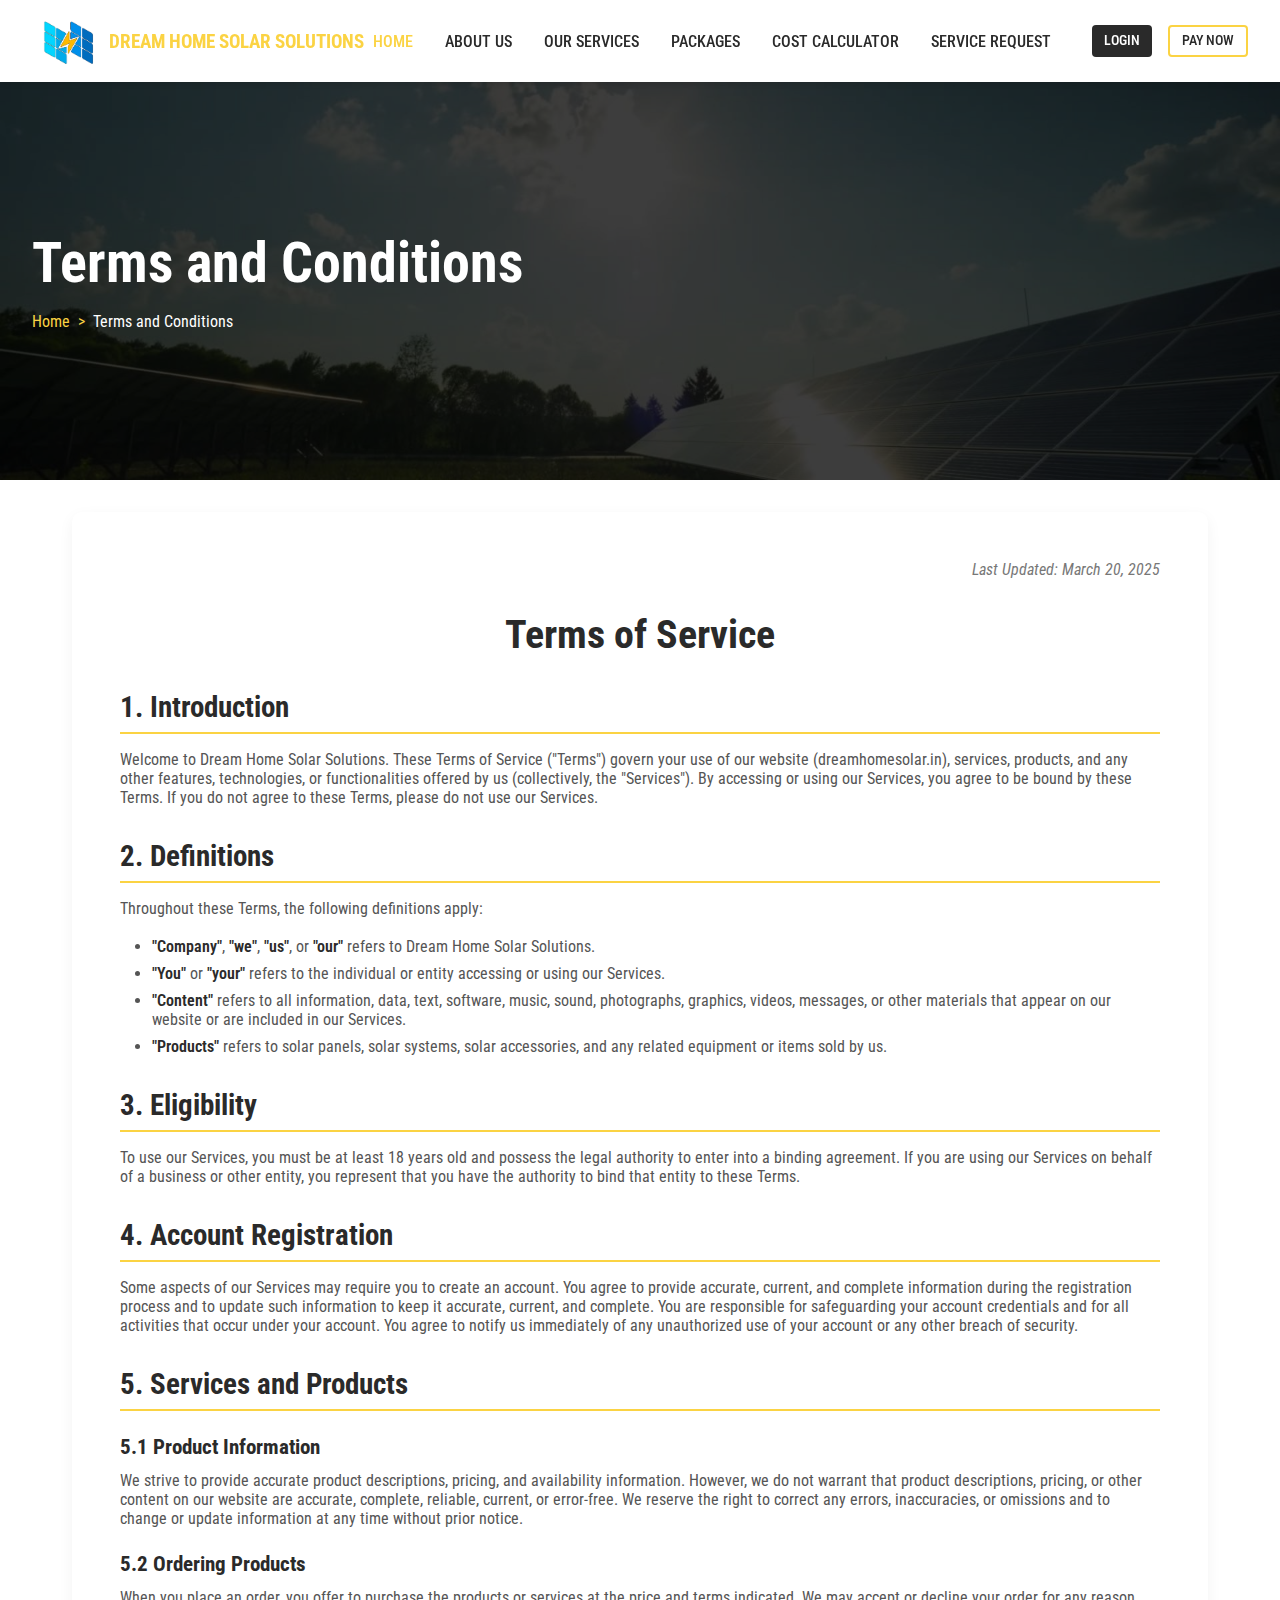
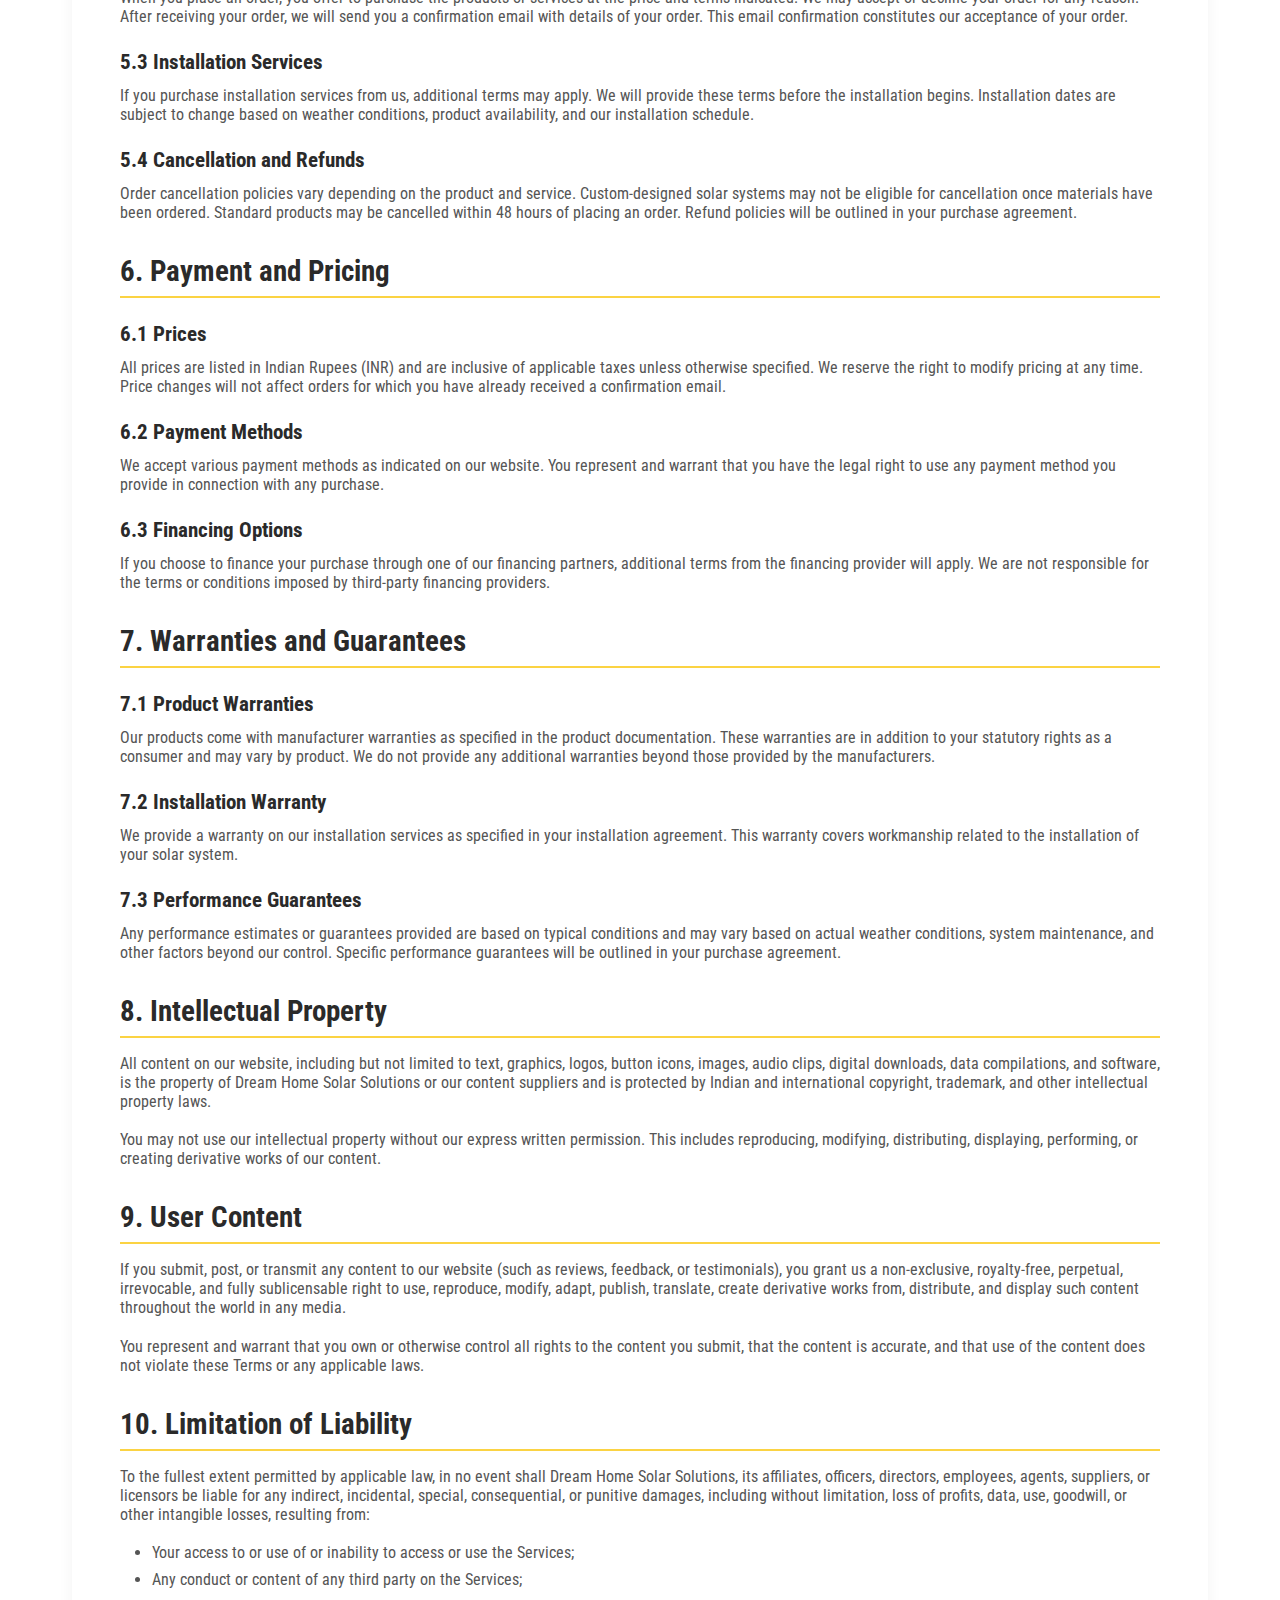
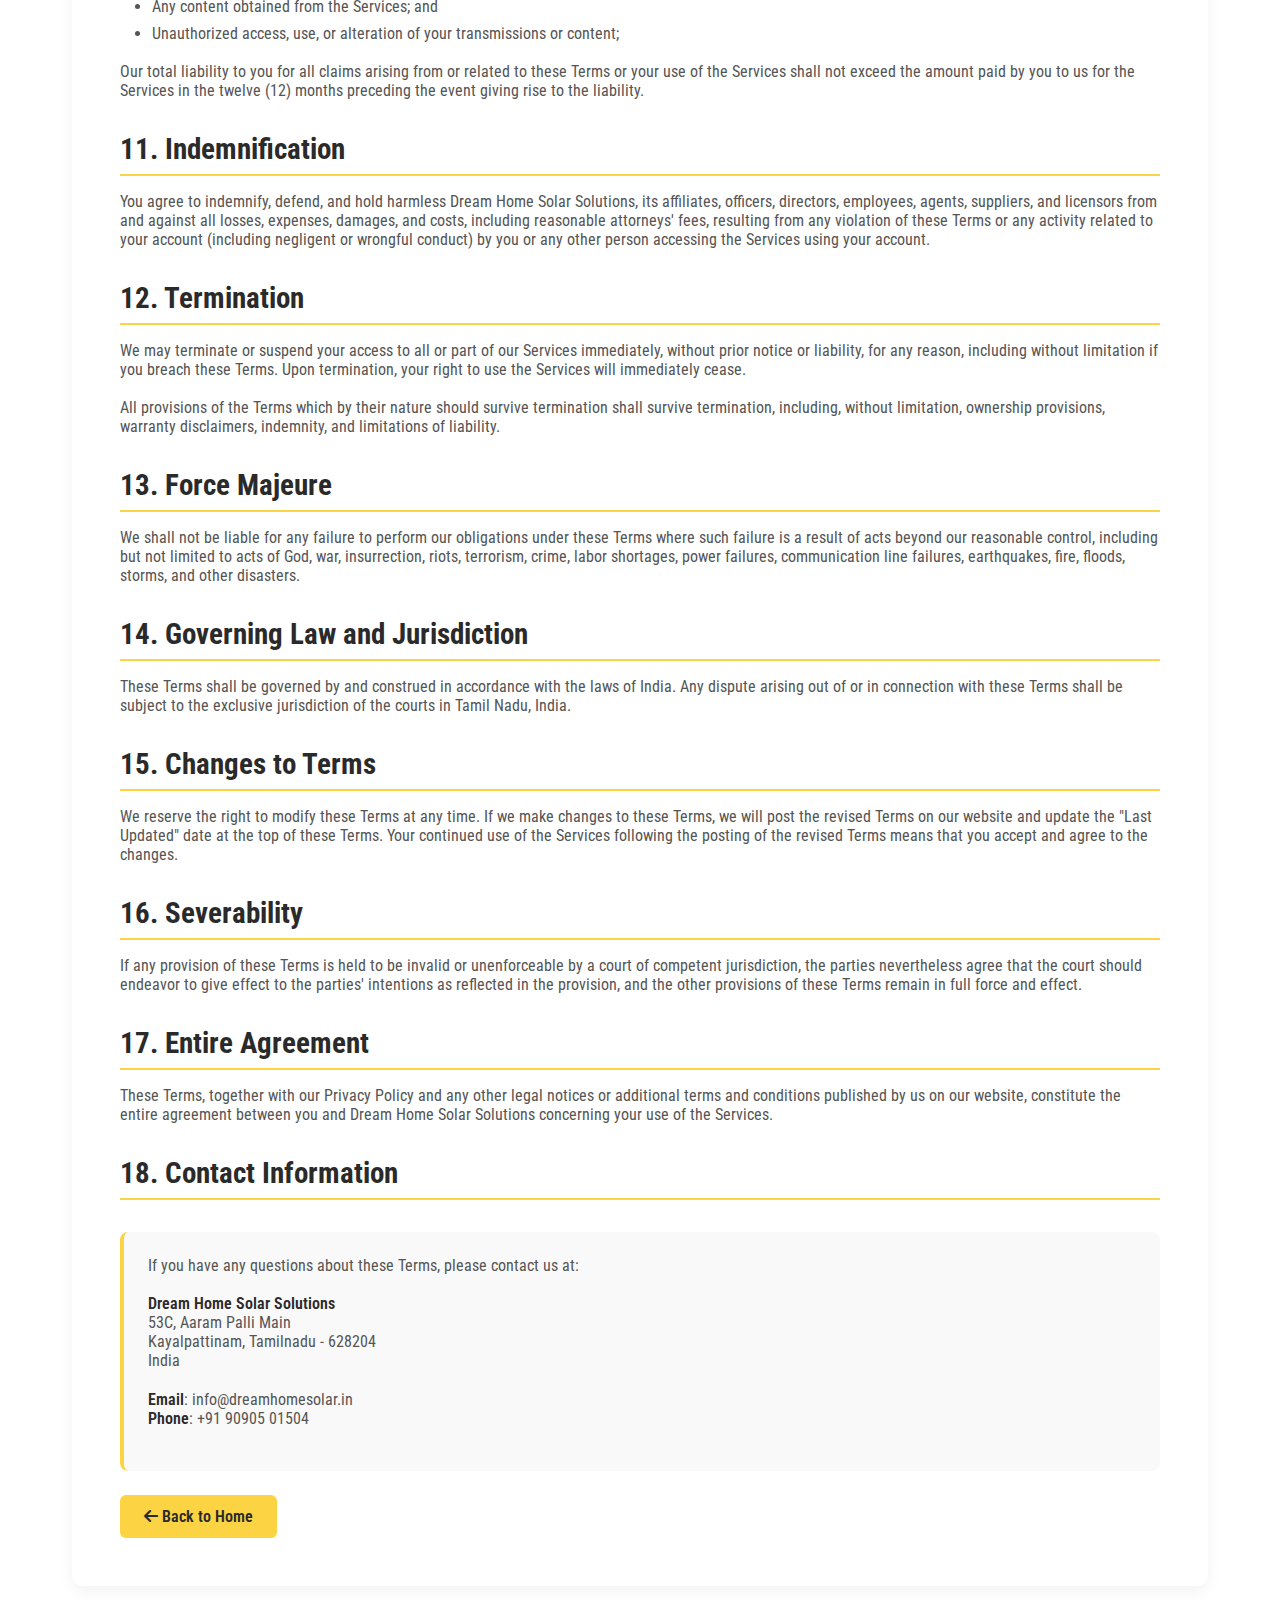
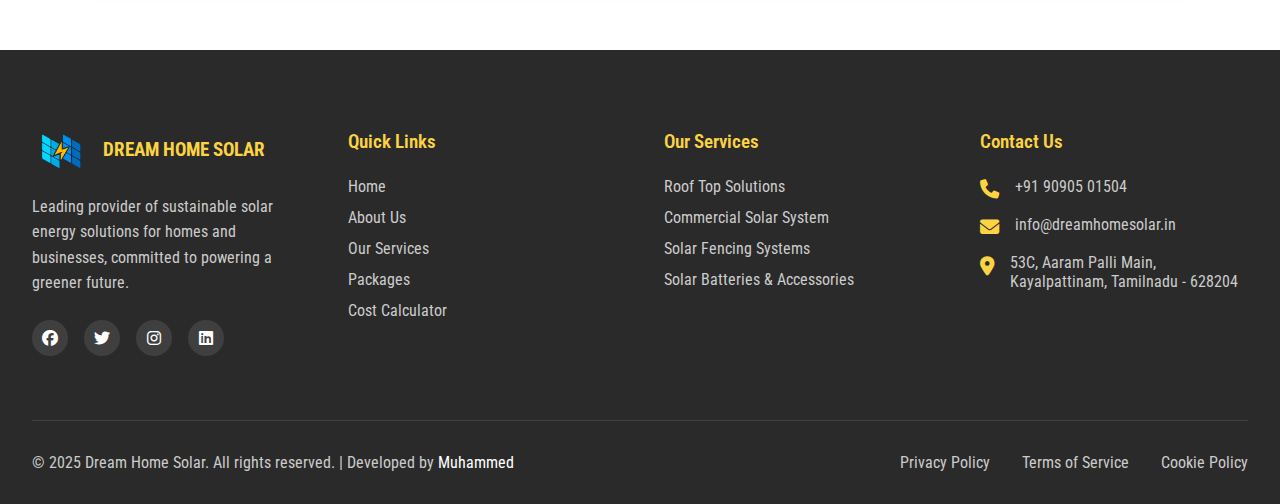
<file: termsandconditions.html>
<!DOCTYPE html>
<html lang="en">

<head>
    <meta charset="UTF-8">
    <meta name="viewport" content="width=device-width, initial-scale=1.0">
    <title>Dream Home Solar</title>
    <link rel="icon" type="image/png" href="assets/images/favi.png">
    <link rel="icon" type="image/svg+xml" href="assets/images/favicon.svg">
    <link rel="alternate icon" type="image/png" href="assets/images/favi.png">
    <link rel="apple-touch-icon" href="assets/images/favi.png">
    <link rel="stylesheet" href="https://cdnjs.cloudflare.com/ajax/libs/font-awesome/6.5.1/css/all.min.css">
    <link href="https://fonts.googleapis.com/css2?family=Roboto+Condensed:wght@300;400;500;700&display=swap"
        rel="stylesheet">
    <link rel="stylesheet" href="assets/termsandconditions.css">
    <link rel="stylesheet" href="assets/style.css">
    <link rel="stylesheet" href="assets/mobile.css">
</head>

<body>
    <header class="header">
        <a href="index.html" class="logo">
            <img src="assets/images/dreamhomesolar.webp" alt="Sola Logo">
            <span class="logo-text">DREAM HOME SOLAR SOLUTIONS</span>
        </a>

        <button class="hamburger">
            <span></span>
            <span></span>
            <span></span>
        </button>

        <div class="nav-container">
            <nav>
                <ul class="nav-links">
                    <li><a href="index.html" style="color: #FBD343;">HOME</a></li>
                    <li><a href="aboutus.html">ABOUT US</a></li>
                    <li><a href="ourservices.html">OUR SERVICES</a></li>
                    <li><a href="packages.html">PACKAGES</a></li>
                    <li><a href="costcalculator.html">COST CALCULATOR</a></li>
                    <li><a href="#">SERVICE REQUEST</a></li>
                    <!-- <li class="dropdown">
                        <a href="#">REQUIREMENTS</a>
                        <div class="dropdown-content">
                            <a href="#">ADDITIONAL REQUIREMENTS</a>
                            <a href="#">BASIC REQUIREMENTS</a>
                        </div> -->
                    </li>
                </ul>
            </nav>

            <div class="buttons">
                <button class="btn btn-pro">LOGIN</button>
                <button class="btn btn-quote">PAY NOW</button>
            </div>
        </div>
    </header>
    <!-- Services Header Section -->
    <section class="page-header">
        <div class="page-header-overlay"></div>
        <div class="page-header-content">
            <h1 class="page-title">Terms and Conditions</h1>
            <div class="breadcrumb">
                <a href="index.html">Home</a>
                <span class="separator">></span>
                <span class="current-page">Terms and Conditions</span>
            </div>
        </div>
    </section>
    <!-- Services Header Ends  -->
    <!-- Terms of Service Content -->
    <section class="terms-section">
        <div class="terms-container">
            <div class="terms-content">
                <div class="terms-date">Last Updated: March 20, 2025</div>

                <h1>Terms of Service</h1>

                <h2>1. Introduction</h2>
                <p>Welcome to Dream Home Solar Solutions. These Terms of Service ("Terms") govern your use of our website (dreamhomesolar.in), services, products, and any other features, technologies, or functionalities offered by us (collectively, the "Services"). By accessing or using our Services, you agree to be bound by these Terms. If you do not agree to these Terms, please do not use our Services.</p>

                <h2>2. Definitions</h2>
                <p>Throughout these Terms, the following definitions apply:</p>
                <ul>
                    <li><strong>"Company"</strong>, <strong>"we"</strong>, <strong>"us"</strong>, or <strong>"our"</strong> refers to Dream Home Solar Solutions.</li>
                    <li><strong>"You"</strong> or <strong>"your"</strong> refers to the individual or entity accessing or using our Services.</li>
                    <li><strong>"Content"</strong> refers to all information, data, text, software, music, sound, photographs, graphics, videos, messages, or other materials that appear on our website or are included in our Services.</li>
                    <li><strong>"Products"</strong> refers to solar panels, solar systems, solar accessories, and any related equipment or items sold by us.</li>
                </ul>

                <h2>3. Eligibility</h2>
                <p>To use our Services, you must be at least 18 years old and possess the legal authority to enter into a binding agreement. If you are using our Services on behalf of a business or other entity, you represent that you have the authority to bind that entity to these Terms.</p>

                <h2>4. Account Registration</h2>
                <p>Some aspects of our Services may require you to create an account. You agree to provide accurate, current, and complete information during the registration process and to update such information to keep it accurate, current, and complete. You are responsible for safeguarding your account credentials and for all activities that occur under your account. You agree to notify us immediately of any unauthorized use of your account or any other breach of security.</p>

                <h2>5. Services and Products</h2>
                
                <h3>5.1 Product Information</h3>
                <p>We strive to provide accurate product descriptions, pricing, and availability information. However, we do not warrant that product descriptions, pricing, or other content on our website are accurate, complete, reliable, current, or error-free. We reserve the right to correct any errors, inaccuracies, or omissions and to change or update information at any time without prior notice.</p>

                <h3>5.2 Ordering Products</h3>
                <p>When you place an order, you offer to purchase the products or services at the price and terms indicated. We may accept or decline your order for any reason. After receiving your order, we will send you a confirmation email with details of your order. This email confirmation constitutes our acceptance of your order.</p>

                <h3>5.3 Installation Services</h3>
                <p>If you purchase installation services from us, additional terms may apply. We will provide these terms before the installation begins. Installation dates are subject to change based on weather conditions, product availability, and our installation schedule.</p>

                <h3>5.4 Cancellation and Refunds</h3>
                <p>Order cancellation policies vary depending on the product and service. Custom-designed solar systems may not be eligible for cancellation once materials have been ordered. Standard products may be cancelled within 48 hours of placing an order. Refund policies will be outlined in your purchase agreement.</p>

                <h2>6. Payment and Pricing</h2>
                
                <h3>6.1 Prices</h3>
                <p>All prices are listed in Indian Rupees (INR) and are inclusive of applicable taxes unless otherwise specified. We reserve the right to modify pricing at any time. Price changes will not affect orders for which you have already received a confirmation email.</p>

                <h3>6.2 Payment Methods</h3>
                <p>We accept various payment methods as indicated on our website. You represent and warrant that you have the legal right to use any payment method you provide in connection with any purchase.</p>

                <h3>6.3 Financing Options</h3>
                <p>If you choose to finance your purchase through one of our financing partners, additional terms from the financing provider will apply. We are not responsible for the terms or conditions imposed by third-party financing providers.</p>

                <h2>7. Warranties and Guarantees</h2>
                
                <h3>7.1 Product Warranties</h3>
                <p>Our products come with manufacturer warranties as specified in the product documentation. These warranties are in addition to your statutory rights as a consumer and may vary by product. We do not provide any additional warranties beyond those provided by the manufacturers.</p>

                <h3>7.2 Installation Warranty</h3>
                <p>We provide a warranty on our installation services as specified in your installation agreement. This warranty covers workmanship related to the installation of your solar system.</p>

                <h3>7.3 Performance Guarantees</h3>
                <p>Any performance estimates or guarantees provided are based on typical conditions and may vary based on actual weather conditions, system maintenance, and other factors beyond our control. Specific performance guarantees will be outlined in your purchase agreement.</p>

                <h2>8. Intellectual Property</h2>
                <p>All content on our website, including but not limited to text, graphics, logos, button icons, images, audio clips, digital downloads, data compilations, and software, is the property of Dream Home Solar Solutions or our content suppliers and is protected by Indian and international copyright, trademark, and other intellectual property laws.</p>
                <p>You may not use our intellectual property without our express written permission. This includes reproducing, modifying, distributing, displaying, performing, or creating derivative works of our content.</p>

                <h2>9. User Content</h2>
                <p>If you submit, post, or transmit any content to our website (such as reviews, feedback, or testimonials), you grant us a non-exclusive, royalty-free, perpetual, irrevocable, and fully sublicensable right to use, reproduce, modify, adapt, publish, translate, create derivative works from, distribute, and display such content throughout the world in any media.</p>
                <p>You represent and warrant that you own or otherwise control all rights to the content you submit, that the content is accurate, and that use of the content does not violate these Terms or any applicable laws.</p>

                <h2>10. Limitation of Liability</h2>
                <p>To the fullest extent permitted by applicable law, in no event shall Dream Home Solar Solutions, its affiliates, officers, directors, employees, agents, suppliers, or licensors be liable for any indirect, incidental, special, consequential, or punitive damages, including without limitation, loss of profits, data, use, goodwill, or other intangible losses, resulting from:</p>
                <ul>
                    <li>Your access to or use of or inability to access or use the Services;</li>
                    <li>Any conduct or content of any third party on the Services;</li>
                    <li>Any content obtained from the Services; and</li>
                    <li>Unauthorized access, use, or alteration of your transmissions or content;</li>
                </ul>
                <p>Our total liability to you for all claims arising from or related to these Terms or your use of the Services shall not exceed the amount paid by you to us for the Services in the twelve (12) months preceding the event giving rise to the liability.</p>

                <h2>11. Indemnification</h2>
                <p>You agree to indemnify, defend, and hold harmless Dream Home Solar Solutions, its affiliates, officers, directors, employees, agents, suppliers, and licensors from and against all losses, expenses, damages, and costs, including reasonable attorneys' fees, resulting from any violation of these Terms or any activity related to your account (including negligent or wrongful conduct) by you or any other person accessing the Services using your account.</p>

                <h2>12. Termination</h2>
                <p>We may terminate or suspend your access to all or part of our Services immediately, without prior notice or liability, for any reason, including without limitation if you breach these Terms. Upon termination, your right to use the Services will immediately cease.</p>
                <p>All provisions of the Terms which by their nature should survive termination shall survive termination, including, without limitation, ownership provisions, warranty disclaimers, indemnity, and limitations of liability.</p>

                <h2>13. Force Majeure</h2>
                <p>We shall not be liable for any failure to perform our obligations under these Terms where such failure is a result of acts beyond our reasonable control, including but not limited to acts of God, war, insurrection, riots, terrorism, crime, labor shortages, power failures, communication line failures, earthquakes, fire, floods, storms, and other disasters.</p>

                <h2>14. Governing Law and Jurisdiction</h2>
                <p>These Terms shall be governed by and construed in accordance with the laws of India. Any dispute arising out of or in connection with these Terms shall be subject to the exclusive jurisdiction of the courts in Tamil Nadu, India.</p>

                <h2>15. Changes to Terms</h2>
                <p>We reserve the right to modify these Terms at any time. If we make changes to these Terms, we will post the revised Terms on our website and update the "Last Updated" date at the top of these Terms. Your continued use of the Services following the posting of the revised Terms means that you accept and agree to the changes.</p>

                <h2>16. Severability</h2>
                <p>If any provision of these Terms is held to be invalid or unenforceable by a court of competent jurisdiction, the parties nevertheless agree that the court should endeavor to give effect to the parties' intentions as reflected in the provision, and the other provisions of these Terms remain in full force and effect.</p>

                <h2>17. Entire Agreement</h2>
                <p>These Terms, together with our Privacy Policy and any other legal notices or additional terms and conditions published by us on our website, constitute the entire agreement between you and Dream Home Solar Solutions concerning your use of the Services.</p>

                <h2>18. Contact Information</h2>
                <div class="terms-contact">
                    <p>If you have any questions about these Terms, please contact us at:</p>
                    <p><strong>Dream Home Solar Solutions</strong><br>
                    53C, Aaram Palli Main<br>
                    Kayalpattinam, Tamilnadu - 628204<br>
                    India</p>
                    <p><strong>Email</strong>: info@dreamhomesolar.in<br>
                    <strong>Phone</strong>: +91 90905 01504</p>
                </div>

                <a href="index.html" class="terms-back">
                    <i class="fas fa-arrow-left"></i> Back to Home
                </a>
            </div>
        </div>
    </section>
    <!-- Footer Section -->
    <footer class="footer">
        <div class="footer-container">
            <div class="footer-grid">
                <!-- Company Info -->
                <div class="footer-col">
                    <div class="footer-logo">
                        <img src="assets/images/dreamhomesolar.webp" alt="Dream Home Solar Logo">
                        <span>DREAM HOME SOLAR</span>
                    </div>
                    <p class="footer-description">
                        Leading provider of sustainable solar energy solutions for homes and businesses, committed to
                        powering a greener future.
                    </p>
                    <div class="social-links">
                        <a href="#" aria-label="Facebook"><i class="fab fa-facebook"></i></a>
                        <a href="#" aria-label="Twitter"><i class="fab fa-twitter"></i></a>
                        <a href="#" aria-label="Instagram"><i class="fab fa-instagram"></i></a>
                        <a href="#" aria-label="LinkedIn"><i class="fab fa-linkedin"></i></a>
                    </div>
                </div>

                <!-- Quick Links -->
                <div class="footer-col">
                    <h3>Quick Links</h3>
                    <ul class="footer-links">
                        <li><a href="index.html">Home</a></li>
                        <li><a href="aboutus.html">About Us</a></li>
                        <li><a href="ourservices.html">Our Services</a></li>
                        <li><a href="packages.html">Packages</a></li>
                        <li><a href="costcalculator.html">Cost Calculator</a></li>
                    </ul>
                </div>

                <!-- Our Services -->
                <div class="footer-col">
                    <h3>Our Services</h3>
                    <ul class="footer-links">
                        <li><a href="ourservices.html#rooftop">Roof Top Solutions</a></li>
                        <li><a href="ourservices.html#commercial">Commercial Solar System</a></li>
                        <li><a href="ourservices.html#solarfencing">Solar Fencing Systems</a></li>
                        <li><a href="ourservices.html#solarbattery">Solar Batteries & Accessories</a></li>
                    </ul>
                </div>

                <!-- Contact Info -->
                <div class="footer-col">
                    <h3>Contact Us</h3>
                    <div class="contact-info">
                        <p>
                            <i class="fas fa-phone"></i>
                            <span>+91 90905 01504</span>
                        </p>
                        <p>
                            <i class="fas fa-envelope"></i>
                            <span>info@dreamhomesolar.in</span>
                        </p>
                        <p>
                            <i class="fas fa-location-dot"></i>
                            <span>53C, Aaram Palli Main, Kayalpattinam, Tamilnadu - 628204</span>
                        </p>
                    </div>
                </div>
            </div>

            <!-- Bottom Bar -->
            <div class="footer-bottom">
                <p>&copy; 2025 Dream Home Solar. All rights reserved. | Developed by <a
                        href="https://wa.me/+916380986703" target="_blank" class="developer-link">Muhammed</a></p>
                <div class="footer-bottom-links">
                    <a href="privacypolicy.html">Privacy Policy</a>
                    <a href="termsandconditions.html">Terms of Service</a>
                    <a href="cookiepolicy.html">Cookie Policy</a>
                </div>
            </div>
        </div>
    </footer>
    <!-- Footer Section Ends  -->
    <script src="assets/js/script.js"></script>
</body>

</html>
</file>
<file: assets/about.css>
:root {
    --font-primary: 'Roboto Condensed', sans-serif;
    --color-primary: #FBD343;
    --color-secondary: #2a2a2a;
}

* {
    margin: 0;
    padding: 0;
    box-sizing: border-box;
    font-family: var(--font-primary);
}

body{
    background-color: #fff;
}

.header {
    display: flex;
    justify-content: space-between;
    align-items: center;
    padding: 1rem 2rem;
    box-shadow: 0 2px 5px rgba(0,0,0,0.1);
    position: fixed;
    width: 100%;
    top: 0;
    z-index: 1000;
    background-color: #fff;
}

.logo {
    display: flex;
    align-items: center;
    text-decoration: none;
    color: var(--color-primary);
}

.logo img {
    height: 50px;
    width: auto;
    margin-right: 0.5rem;
}

.logo-text {
    font-size: 1.2rem;
    font-weight: bold;
}

.nav-container {
    display: flex;
    align-items: center;
    gap: 2rem;
    flex: 1;
    justify-content: center;
}

nav {
    flex: 1;
    display: flex;
    justify-content: center;
}

.nav-links {
    display: flex;
    gap: 2rem;
    list-style: none;
    justify-content: center;
    color:var(--color-primary);
}

.nav-links a {
    text-decoration: none;
    color: var(--color-secondary);
    font-weight: 500;
    transition: color 0.3s ease;
    display: flex;
    align-items: center;
    gap: 4px;
}

/* .dropdown > a::after {
    content: '';
    display: inline-block;
    width: 0;
    height: 0;
    border-left: 5px solid transparent;
    border-right: 5px solid transparent;
    border-top: 5px solid currentColor;
    transition: transform 0.3s ease;
}

.dropdown:hover > a::after {
    transform: rotate(180deg);
} */

.nav-links a:hover {
    color: var(--color-primary);
}

/* .dropdown {
    position: relative;
}

.dropdown-content {
    display: none;
    position: absolute;
    background-color: #fff;
    min-width: 200px;
    box-shadow: 0 8px 16px rgba(0,0,0,0.1);
    z-index: 1001;
    border-radius: 4px;
    top: 100%;
    left: 50%;
    transform: translateX(-50%);
    padding: 0.5rem 0;
}

.dropdown:hover .dropdown-content {
    display: block;
}

.dropdown-content a {
    color: var(--color-secondary);
    padding: 0.75rem 1rem;
    text-decoration: none;
    display: block;
    text-align: left;
    font-size: 0.9rem;
}

.dropdown-content a:hover {
    background-color: #f8f8f8;
    color: var(--color-primary);
} */


.buttons {
    display: flex;
    gap: 1rem;
}

.btn {
    padding: 0.4rem 0.75rem;
    border-radius: 4px;
    font-weight: 500;
    font-size: 0.9rem;
    cursor: pointer;
    transition: all 0.3s ease;
    min-height: 28px;
    line-height: 1;
}

.btn-pro {
    background-color:var(--color-secondary);
    color: white;
    border: none;
}

.btn-quote {
    background-color: transparent;
    color: var(--color-secondary);
    border: 2px solid var(--color-primary);
}

.btn:hover {
    transform: translateY(-2px);
}

.hamburger {
    display: none;
    cursor: pointer;
    background: none;
    border: none;
    padding: 0.5rem;
}

.hamburger span {
    display: block;
    width: 25px;
    height: 3px;
    background-color: var(--color-secondary);
    margin: 5px 0;
    transition: all 0.3s ease;
}

/* About Us  */

.page-header {
    position: relative;
    height: 400px;
    width: 100%;
    background-image: url('../assets/images/Hero.jpg'); /* You can add your image later */
    background-size: cover;
    background-position: center;
    display: flex;
    align-items: center;
    margin-top: 80px; /* To account for fixed header */
}

.page-header-overlay {
    position: absolute;
    top: 0;
    left: 0;
    width: 100%;
    height: 100%;
    background: rgba(0, 0, 0, 0.6);
}

.page-header-content {
    position: relative;
    z-index: 2;
    color: white;
    padding: 0 2rem;
    max-width: 1400px;
    margin: 0 auto;
    width: 100%;
}

.page-title {
    font-size: 3.5rem;
    font-weight: 700;
    margin-bottom: 1rem;
    color: #fff;
}

.breadcrumb {
    display: flex;
    align-items: center;
    gap: 0.5rem;
    font-size: 1rem;
}

.breadcrumb a {
    color: var(--color-primary);
    text-decoration: none;
    transition: color 0.3s ease;
}

.breadcrumb a:hover {
    color: #fff;
}

.breadcrumb .separator {
    color: var(--color-primary);
}

.breadcrumb .current-page {
    color: #fff;
}

/* About us header Ends  */

/* About Us Section Content */

.about-content {
    padding: 80px 0;
    background-color: #fff;
}

.about-content-container {
    max-width: 1400px;
    margin: 0 auto;
    padding: 0 2rem;
    display: flex;
    align-items: center;
    gap: 4rem;
}

.content-wrapper {
    flex: 1;
}

.content-label {
    color: var(--color-primary);
    font-size: 1rem;
    font-weight: 600;
    margin-bottom: 1.5rem;
    display: block;
}

.content-title {
    font-size: 2.5rem;
    line-height: 1.2;
    margin-bottom: 1.5rem;
    color: var(--color-secondary);
}

.content-title span {
    color: var(--color-primary);
}

.content-description {
    color: #666;
    font-size: 1.1rem;
    line-height: 1.6;
    margin-bottom: 2rem;
}

.counter-wrapper {
    display: flex;
    gap: 3rem;
    margin-top: 2rem;
}

.counter-item {
    display: flex;
    flex-direction: column;
    gap: 0.5rem;
}

.counter-number {
    display: flex;
    align-items: baseline;
}

.counter-number .number {
    font-size: 2.5rem;
    font-weight: 700;
    color: var(--color-primary);
    line-height: 1;
}

.counter-number .plus {
    font-size: 1.5rem;
    font-weight: 700;
    color: var(--color-primary);
    margin-left: 2px;
}

.counter-text {
    color: var(--color-secondary);
    font-size: 1rem;
    font-weight: 500;
}

.image-wrapper {
    flex: 1;
}

.about-image {
    width: 100%;
    height: auto;
    border-radius: 5px;
    box-shadow: 0 4px 20px rgba(0, 0, 0, 0.1);
}

.button-wrapper {
    margin-top: 2.5rem;
}

.about-cta {
    display: inline-block;
    background-color: var(--color-primary);
    color: var(--color-secondary);
    padding: 1rem 2rem;
    border-radius: 5px;
    text-decoration: none;
    font-weight: 600;
    transition: all 0.3s ease;
}

.about-cta:hover {
    transform: translateY(-2px);
    background-color: var(--color-secondary);
    color: #fff;
}


/* About Us Section Content Ends */

/* Our value  */
.values-section {
    padding: 80px 0;
    background-color: #f8f9fc;
}

.values-container {
    max-width: 1400px;
    margin: 0 auto;
    padding: 0 2rem;
}

.values-header {
    text-align: left;
    margin-bottom: 3rem;
    max-width: 800px;
}

.values-label {
    display: inline-block;
    background-color: #e6f3ff;
    color: var(--color-primary);
    padding: 0.5rem 1rem;
    border-radius: 20px;
    font-size: 0.9rem;
    font-weight: 500;
    margin-bottom: 1rem;
}

.values-title {
    font-size: 2.5rem;
    color: var(--color-secondary);
    line-height: 1.2;
}

.values-grid {
    display: grid;
    grid-template-columns: repeat(3, 1fr);
    gap: 2rem;
}

.value-item {
    background: #fff;
    padding: 2rem;
    border-radius: 15px;
    transition: transform 0.3s ease, box-shadow 0.3s ease;
}

.value-item:hover {
    transform: translateY(-5px);
    box-shadow: 0 10px 20px rgba(0, 0, 0, 0.05);
}

.value-icon {
    width: 60px;
    height: 60px;
    background-color: #f0f4ff;
    border-radius: 12px;
    display: flex;
    align-items: center;
    justify-content: center;
    margin-bottom: 1.5rem;
}

.value-icon i {
    font-size: 1.5rem;
    color: var(--color-primary);
}

.value-title {
    font-size: 1.25rem;
    color: var(--color-secondary);
    margin-bottom: 1rem;
    font-weight: 600;
}

.value-description {
    color: #666;
    font-size: 1rem;
    line-height: 1.6;
}
/* Our Value Ends  */

/* Testimonial Starts */
.testimonial-section {
    padding: 80px 0;
    background-color: #fff;
}

.testimonial-container {
    max-width: 1400px;
    margin: 0 auto;
    padding: 0 2rem;
}

.testimonial-title {
    font-size: 2.5rem;
    color: var(--color-secondary);
    line-height: 1.2;
    margin-bottom: 3rem;
    max-width: 675px;
}

.testimonial-slider {
    position: relative;
    overflow: hidden;
    padding: 2rem 0;
}

.testimonial-track {
    display: flex;
    transition: transform 0.5s ease;
}

.testimonial-item {
    flex: 0 0 100%;
    padding: 0 1rem;
}

.testimonial-content {
    background: #f8f9fc;
    padding: 2.5rem;
    border-radius: 15px;
    position: relative;
    top:-25px;
}

.testimonial-text {
    font-size: 1.25rem;
    color: var(--color-secondary);
    line-height: 1.6;
    margin-bottom: 1.5rem;
    font-weight: 500;
}

.testimonial-author {
    color: #666;
    font-size: 1rem;
    font-weight: 600;
}

.testimonial-navigation {
    display: flex;
    gap: 1rem;
    position: absolute;
    bottom: 0;
    right: 1rem;
}

.nav-button {
    width: 40px;
    height: 40px;
    border: none;
    border-radius: 8px;
    background-color: var(--color-primary);
    color: var(--color-secondary);
    cursor: pointer;
    display: flex;
    align-items: center;
    justify-content: center;
    transition: all 0.3s ease;
}

.nav-button:hover {
    background-color: var(--color-secondary);
    color: #fff;
}

.nav-button:disabled {
    opacity: 0.5;
    cursor: not-allowed;
}

/* Testimonial Ends  */

/* Gallery Starts  */
.gallery-section {
    padding: 80px 0;
    background-color: #fff;
    overflow: hidden;
}

.gallery-container {
    max-width: 1400px;
    margin: 0 auto;
    padding: 0 2rem;
}

.gallery-header {
    margin-bottom: 3rem;
}

.gallery-label {
    display: inline-block;
    background-color: #e6f3ff;
    color: var(--color-primary);
    padding: 0.5rem 1rem;
    border-radius: 20px;
    font-size: 0.9rem;
    font-weight: 500;
    margin-bottom: 1rem;
}

.gallery-title {
    font-size: 2.5rem;
    color: var(--color-secondary);
    line-height: 1.2;
}

.gallery-wrapper {
    position: relative;
    height: 700px;
    overflow: hidden;
}

.gallery-track {
    position: absolute;
    width: 100%;
    animation: scrollGallery 20s linear infinite;
}

.gallery-track:hover {
    animation-play-state: paused;
}

.gallery-row {
    display: grid;
    grid-template-columns: repeat(2, 1fr);
    gap: 1.5rem;
    margin-bottom: 1.5rem;
}

.gallery-item {
    height: 300px;
    border-radius: 5px;
    overflow: hidden;
    box-shadow: 0 4px 15px rgba(0, 0, 0, 0.1);
}

.gallery-item img {
    width: 100%;
    height: 100%;
    object-fit: cover;
    transition: transform 0.3s ease;
}

.gallery-item:hover img {
    transform: scale(1.05);
}

@keyframes scrollGallery {
    0% {
        transform: translateY(0);
    }
    100% {
        transform: translateY(-50%);
    }
}
/* Gallery Ends  */

/* Call start  */
.cta-section {
    position: relative;
    padding: 120px 0;
    background-image: url('./images/Hero.jpg');
    background-size: cover;
    background-position: center;
    background-attachment: fixed;
}

.cta-overlay {
    position: absolute;
    top: 0;
    left: 0;
    right: 0;
    bottom: 0;
    background: linear-gradient rgba(251, 211, 67, 0.85), rgba(251, 211, 67, 0.85);
    z-index: 1;
}

.cta-container {
    position: relative;
    max-width: 1000px;
    margin: 0 auto;
    padding: 0 2rem;
    text-align: center;
    z-index: 2;
}

.cta-title {
    font-size: 3rem;
    color: #fff;
    margin-bottom: 1.5rem;
    line-height: 1.2;
}

.cta-description {
    font-size: 1.1rem;
    color: rgba(255, 255, 255, 0.9);
    margin-bottom: 2.5rem;
    max-width: 800px;
    margin-left: auto;
    margin-right: auto;
    line-height: 1.6;
}

.cta-button {
    display: inline-block;
    padding: 1rem 2.5rem;
    background-color: var(--color-primary);
    color:var(--color-secondary);
    text-decoration: none;
    border-radius: 8px;
    font-weight: 600;
    font-size: 1.1rem;
    transition: all 0.3s ease;
    
}

.cta-button:hover {
    background-color: var(--color-secondary);
    transform: translateY(-2px);
    color:#fff;
}

/* Call Ends  */
</file>
<file: assets/style.css>
:root {
    --font-primary: 'Roboto Condensed', sans-serif;
    --color-primary: #FBD343;
    --color-secondary: #2a2a2a;
}

* {
    margin: 0;
    padding: 0;
    box-sizing: border-box;
    font-family: var(--font-primary);
}

body{
    background-color: #fff;
}

.header {
    display: flex;
    justify-content: space-between;
    align-items: center;
    padding: 1rem 2rem;
    box-shadow: 0 2px 5px rgba(0,0,0,0.1);
    position: fixed;
    width: 100%;
    top: 0;
    z-index: 1000;
    background-color: #fff;
}

.logo {
    display: flex;
    align-items: center;
    text-decoration: none;
    color: var(--color-primary);
}

.logo img {
    height: 50px;
    width: auto;
    margin-right: 0.5rem;
}

.logo-text {
    font-size: 1.2rem;
    font-weight: bold;
}

.nav-container {
    display: flex;
    align-items: center;
    gap: 2rem;
    flex: 1;
    justify-content: center;
}

nav {
    flex: 1;
    display: flex;
    justify-content: center;
}

.nav-links {
    display: flex;
    gap: 2rem;
    list-style: none;
    justify-content: center;
    color:var(--color-primary);
}

.nav-links a {
    text-decoration: none;
    color: var(--color-secondary);
    font-weight: 500;
    transition: color 0.3s ease;
    display: flex;
    align-items: center;
    gap: 4px;
}

/* .dropdown > a::after {
    content: '';
    display: inline-block;
    width: 0;
    height: 0;
    border-left: 5px solid transparent;
    border-right: 5px solid transparent;
    border-top: 5px solid currentColor;
    transition: transform 0.3s ease;
}

.dropdown:hover > a::after {
    transform: rotate(180deg);
} */

.nav-links a:hover {
    color: var(--color-primary);
}

/* .dropdown {
    position: relative;
}

.dropdown-content {
    display: none;
    position: absolute;
    background-color: #fff;
    min-width: 200px;
    box-shadow: 0 8px 16px rgba(0,0,0,0.1);
    z-index: 1001;
    border-radius: 4px;
    top: 100%;
    left: 50%;
    transform: translateX(-50%);
    padding: 0.5rem 0;
}

.dropdown:hover .dropdown-content {
    display: block;
}

.dropdown-content a {
    color: var(--color-secondary);
    padding: 0.75rem 1rem;
    text-decoration: none;
    display: block;
    text-align: left;
    font-size: 0.9rem;
}

.dropdown-content a:hover {
    background-color: #f8f8f8;
    color: var(--color-primary);
} */


.buttons {
    display: flex;
    gap: 1rem;
}

.btn {
    padding: 0.4rem 0.75rem;
    border-radius: 4px;
    font-weight: 500;
    font-size: 0.9rem;
    cursor: pointer;
    transition: all 0.3s ease;
    min-height: 28px;
    line-height: 1;
}

.btn-pro {
    background-color:var(--color-secondary);
    color: white;
    border: none;
}

.btn-quote {
    background-color: transparent;
    color: var(--color-secondary);
    border: 2px solid var(--color-primary);
}

.btn:hover {
    transform: translateY(-2px);
}

.hamburger {
    display: none;
    cursor: pointer;
    background: none;
    border: none;
    padding: 0.5rem;
}

.hamburger span {
    display: block;
    width: 25px;
    height: 3px;
    background-color: var(--color-secondary);
    margin: 5px 0;
    transition: all 0.3s ease;
}

/* Hero Section  */

.hero {
    position: relative;
    height: 100vh;
    width: 100%;
    background-image: url('../assets/images/Hero.jpg');
    background-size: cover;
    background-position: center;
    display: flex;
    align-items: center;
}

.hero-overlay {
    position: absolute;
    top: 0;
    left: 0;
    width: 100%;
    height: 100%;
    /* background: linear-gradient(90deg, rgba(21, 71, 21, 0.8) 0%, rgba(21, 71, 21, 0.6) 100%); */
}

.hero-content {
    position: relative;
    z-index: 2;
    color: white;
    padding: 0 2rem;
    max-width: 1400px;
    margin: 0 auto;
    width: 100%;
}

.welcome-text {
    color: var(--color-primary);
    font-size: 1rem;
    font-weight: 500;
    margin-bottom: 1.5rem;
    /* display: flex;
    align-items: center;
    gap: 0.5rem; */
}

.hero-title {
    font-size: 4rem;
    line-height: 1.2;
    margin-bottom: 1.5rem;
    max-width: 800px;
}

.hero-title span {
    color: #FFD700;
}

.hero-description {
    font-size: 1.2rem;
    line-height: 1.6;
    margin-bottom: 2.5rem;
    max-width: 600px;
    color: rgba(255, 255, 255, 0.9);
}

.hero-buttons {
    display: flex;
    gap: 1.5rem;
}

.btn-primary {
    background-color: #FFD700;
    color: #000;
    padding: 1rem 2rem;
    border-radius: 5px;
    font-weight: 500;
    text-decoration: none;
    transition: all 0.3s ease;
}

.btn-secondary {
    background-color: transparent;
    color: #FFD700;
    padding: 1rem 2rem;
    border-radius: 5px;
    font-weight: 500;
    text-decoration: none;
    border: 2px solid #FFD700;
    transition: all 0.3s ease;
}

.btn-primary:hover,
.btn-secondary:hover {
    transform: translateY(-2px);
}

/* Hero Section Ends */
/* About Us  */
.about-company {
    padding: 80px 0;
    background-color: #fff;
}

.about-container {
    max-width: 1400px;
    margin: 0 auto;
    padding: 0 2rem;
    display: flex;
    gap: 4rem;
    align-items: center;
}

.about-image {
    flex: 1;
    position: relative;
}

.about-image img {
    width: 100%;
    height: auto;
    border-radius: 20px;
    box-shadow: 0 4px 20px rgba(0, 0, 0, 0.1);
}

.about-content {
    flex: 1;
}

.company-label {
    color: var(--color-primary);
    font-size: 1rem;
    font-weight: 600;
    margin-bottom: 1.5rem;
    letter-spacing: 0.5px;
}

.company-title {
    font-size: 3.5rem;
    line-height: 1.2;
    margin-bottom: 1.5rem;
    color: #000;
}

.company-title span {
    color: var(--color-primary);
}

.company-title .hr-text {
    display: block;
}

.company-description {
    color: #666;
    font-size: 1.1rem;
    line-height: 1.6;
    margin-bottom: 2.5rem;
}

.features-grid {
    display: grid;
    grid-template-columns: 1fr 1fr;
    gap: 1.5rem;
    margin-bottom: 2.5rem;
}

.feature-item {
    display: flex;
    gap: 1rem;
    align-items: flex-start;
}

.feature-number {
    color: var(--color-primary);
    font-size: 1.2rem;
    font-weight: 600;
    min-width: 36px;
}

.feature-text {
    color: #333;
    font-size: 1.1rem;
    font-weight: 500;
}

.about-btn {
    display: inline-block;
    background-color: var(--color-primary);
    color: white;
    padding: 1rem 2rem;
    border-radius: 5px;
    text-decoration: none;
    font-weight: 500;
    transition: all 0.3s ease;
}

.about-btn:hover {
    transform: translateY(-2px);
    background-color: var(--color-secondary);
}

/* About Us Ends  */

/* Our Services  */
.services {
    padding: 80px 0;
    background-color: #f8f8f8;
}

.services-container {
    max-width: 1400px;
    margin: 0 auto;
    padding: 0 2rem;
}

.services-header {
    text-align: center;
    margin-bottom: 3rem;
}

.services-label {
    color: var(--color-primary);
    font-size: 1rem;
    font-weight: 500;
    margin-bottom: 1rem;
    display: block;
}

.services-title {
    font-size: 0.9rem;
    color: #2a2a2a;
    margin-bottom: 2rem;
}

.services-grid {
    display: grid;
    grid-template-columns: repeat(2, 1fr);
    gap: 2rem;
}

.service-card {
    background: #fff;
    padding: 2rem;
    border-radius: 10px;
    box-shadow: 0 4px 6px rgba(0, 0, 0, 0.05);
    transition: all 0.3s ease;
}

.service-card:hover {
    transform: translateY(-5px);
    box-shadow: 0 8px 15px rgba(0, 0, 0, 0.1);
}

.service-icon {
   margin-bottom: 1.5rem;
    color: var(--color-primary);
}

.service-title {
    font-size: 1.5rem;
    color: #2a2a2a;
    margin-bottom: 1rem;
    font-weight: 600;
}

.service-description {
    color: var(--color-secondary);
    line-height: 1.6;
    margin-bottom: 1.5rem;
}

.service-link {
    color: var(--color-primary);
    text-decoration: none;
    display: flex;
    align-items: center;
    gap: 0.5rem;
    font-weight: 500;
    transition: gap 0.3s ease;
}

.service-link:hover {
    gap: 0.75rem;
}

.service-link::after {
    content: '→';
    transition: transform 0.3s ease;
}

.service-link:hover::after {
    transform: translateX(5px);
}

/* Our Services Ends  */

/* Installation Starts  */
.work-process {
    padding: 80px 0;
    background-color: #fff;
}

.process-container {
    max-width: 1400px;
    margin: 0 auto;
    padding: 0 2rem;
}

.process-header {
    text-align: center;
    margin-bottom: 4rem;
}

.process-label {
    color: var(--color-primary);
    font-size: 1rem;
    font-weight: 500;
    margin-bottom: 1rem;
    display: block;
}

.process-title {
    font-size: 3rem;
    color: #2a2a2a;
    margin-bottom: 2rem;
}

.steps-container {
    display: grid;
    grid-template-columns: repeat(4, 1fr);
    gap: 2rem;
    position: relative;
}

/* .steps-container::before {
    content: '';
    position: absolute;
    top: 100px;
    left: 0;
    width: 100%;
    height: 2px;
    background: #E8E8E8;
    z-index: 1;
} */

.step {
    text-align: center;
    position: relative;
    z-index: 2;
}

.step-number {
    display: inline-block;
    padding: 0.5rem 1rem;
    background-color: var(--color-primary);
    color: var(--color-secondary);
    border-radius: 50px;
    font-size: 0.9rem;
    font-weight: 500;
    margin-bottom: 2rem;
}

.step-image-wrapper {
    width: 200px;
    height: 200px;
    margin: 0 auto 2rem;
    border-radius: 50%;
    padding: 10px;
    background-color: #fff;
    box-shadow: 0 4px 20px rgba(0, 0, 0, 0.1);
    position: relative;
}

.step-image {
    width: 100%;
    height: 100%;
    border-radius: 50%;
    object-fit: cover;
}

.step-title {
    font-size: 1.5rem;
    color: #2a2a2a;
    margin-bottom: 1rem;
    font-weight: 600;
}

.step-description {
    color: #666;
    line-height: 1.6;
    font-size: 1rem;
}

/* Installation Ends  */
/* Calculation  */
.calculator-section {
    position: relative;
    margin: 4rem 0;
    background-color: #f7f7f7;
    padding: 2%;
}

.calculator-container {
    max-width: 1400px;
    margin: 0 auto;
    display: flex;
    min-height: 500px;
    background-color:#fff;
    border-radius: 20px;
    overflow: hidden;
    box-shadow: 0 4px 20px rgba(0, 0, 0, 0.1);
}

.calculator-image {
    flex: 1;
    position: relative;
}

.calculator-image img {
    width: 100%;
    height: 100%;
    object-fit: cover;
}

.calculator-content {
    flex: 1;
    background: var(--color-primary);
    padding: 4rem;
    display: flex;
    flex-direction: column;
    justify-content: center;
    position: relative;
    overflow: hidden;
}

/* Background pattern for the orange side */
.calculator-content::before {
    content: '';
    position: absolute;
    top: 0;
    right: 0;
    width: 100%;
    height: 100%;
    background-image: url('path-to-your-pattern.svg');
    background-size: cover;
    opacity: 0.1;
    pointer-events: none;
}

.calculator-text {
    position: relative;
    z-index: 1;
    color: var(--color-secondary);
    max-width: 450px;
}

.calculator-title {
    font-size: 3rem;
    font-weight: 700;
    margin-bottom: 1.5rem;
    line-height: 1.2;
}

.calculator-description {
    font-size: 1.1rem;
    line-height: 1.6;
    margin-bottom: 2rem;
    opacity: 0.9;
}

.calculator-button {
    display: inline-block;
    background: white;
    color: var(--color-secondary);
    padding: 1rem 2rem;
    border-radius: 8px;
    text-decoration: none;
    font-weight: 600;
    transition: all 0.3s ease;
    border: 2px solid transparent;
}

.calculator-button:hover {
    background: var(--color-secondary) ;
    color: white;
    border-color: var(--color-secondary);
    transform: translateY(-2px);
}

/* Calculation Ends  */

/* Faq Sections  */
.faq-section {
    padding: 80px 0;
    background-color: #fff;
}

.faq-container {
    max-width: 1000px;
    margin: 0 auto;
    padding: 0 2rem;
}

.faq-header {
    text-align: center;
    margin-bottom: 3rem;
}

.faq-title {
    font-size: 2.5rem;
    color:var(--color-primary);
    margin-bottom: 1rem;
}

.faq-subtitle {
    color: var(--color-secondary);
    font-size: 1.1rem;
    margin-bottom: 2rem;
}

.faq-list {
    display: flex;
    flex-direction: column;
    gap: 1rem;
}

.faq-item {
    border: 1px solid #eee;
    border-radius: 8px;
    overflow: hidden;
    transition: all 0.3s ease;
}

.faq-item:hover {
    box-shadow: 0 4px 12px rgba(0, 0, 0, 0.05);
}

.faq-question {
    padding: 1.5rem;
    display: flex;
    justify-content: space-between;
    align-items: center;
    cursor: pointer;
    background: #fff;
    transition: all 0.3s ease;
}

.question-text {
    font-size: 1.1rem;
    font-weight: 500;
    color: #2a2a2a;
}

.faq-toggle {
    width: 24px;
    height: 24px;
    background-color: var(--color-primary);
    border-radius: 50%;
    display: flex;
    align-items: center;
    justify-content: center;
    transition: all 0.3s ease;
    position: relative;
}

.faq-toggle::before,
.faq-toggle::after {
    content: '';
    position: absolute;
    background-color: white;
    transition: all 0.3s ease;
}

.faq-toggle::before {
    width: 2px;
    height: 12px;
    transform: translateX(-50%);
}

.faq-toggle::after {
    width: 12px;
    height: 2px;
}

.faq-answer {
    max-height: 0;
    overflow: hidden;
    transition: max-height 0.3s ease;
}

.faq-answer-content {
    padding: 0 1.5rem 1.5rem;
    color: #666;
    line-height: 1.6;
}

/* Active states */
.faq-item.active {
    border-color: var(--color-secondary);
}

.faq-item.active .faq-question {
    background-color: #f8f8f8;
}

.faq-item.active .faq-toggle {
    transform: rotate(45deg);
}

.faq-item.active .faq-answer {
    max-height: 1000px;
}

/* Faq Section Ends  */

/* Our Brands  */
.brand-section {
    padding: 60px 0;
    background: #f7f7f7;
    overflow: hidden;
}

.brand-container {
    max-width: 1400px;
    margin: 0 auto;
    padding: 0 2rem;
}

.brand-header {
    text-align: center;
    margin-bottom: 3rem;
}

.brand-title {
    font-size: 2.5rem;
    color: var(--color-primary);
    margin-bottom: 1rem;
}

.brand-subtitle {
    color:var(--color-secondary);
    font-size: 1.1rem;
}

.logo-slider {
    position: relative;
    width: 100%;
    height: 100px;
    overflow: hidden;
}

.logo-slide-track {
    display: flex;
    width: calc(200px * 12); /* Adjust based on number of logos */
    animation: scroll 30s linear infinite;
}

.logo-slide {
    width: 200px;
    height: 100px;
    padding: 1rem;
    display: flex;
    align-items: center;
    justify-content: center;
}

.logo-slide img {
    max-width: 150px;
    height: auto;
    object-fit: contain;
    filter: grayscale(100%);
    opacity: 0.7;
    transition: all 0.3s ease;
}

.logo-slide:hover img {
    filter: grayscale(0%);
    opacity: 1;
}

@keyframes scroll {
    0% {
        transform: translateX(0);
    }
    100% {
        transform: translateX(calc(-200px * 6)); /* Half of total width */
    }
}

/* Pause on hover */
.logo-slider:hover .logo-slide-track {
    animation-play-state: paused;
}

/* Our Brand Ends  */

/* Footer Section  */
.footer {
    background-color: var(--color-secondary);
    color: #fff;
    padding: 80px 0 0;
}

.footer-container {
    max-width: 1400px;
    margin: 0 auto;
    padding: 0 2rem;
}

.footer-grid {
    display: grid;
    grid-template-columns: repeat(4, 1fr);
    gap: 3rem;
    margin-bottom: 4rem;
}

/* Company Info Styles */
.footer-logo {
    display: flex;
    align-items: center;
    gap: 1rem;
    margin-bottom: 1.5rem;
}

.footer-logo img {
    height: 40px;
    width: auto;
}

.footer-logo span {
    color: var(--color-primary);
    font-weight: bold;
    font-size: 1.2rem;
}

.footer-description {
    color: #ccc;
    line-height: 1.6;
    margin-bottom: 1.5rem;
}

.social-links {
    display: flex;
    gap: 1rem;
}

.social-links a {
    color: #fff;
    background-color: rgba(255, 255, 255, 0.1);
    width: 36px;
    height: 36px;
    display: flex;
    align-items: center;
    justify-content: center;
    border-radius: 50%;
    transition: all 0.3s ease;
    text-decoration: none;
}

.social-links a:hover {
    background-color: var(--color-primary);
    color: var(--color-secondary);
    transform: translateY(-2px);
}

/* Footer Links Styles */
.footer-col h3 {
    color: var(--color-primary);
    font-size: 1.2rem;
    margin-bottom: 1.5rem;
    font-weight: 600;
}

.footer-links {
    list-style: none;
}

.footer-links li {
    margin-bottom: 0.75rem;
}

.footer-links a {
    color: #ccc;
    text-decoration: none;
    transition: all 0.3s ease;
    display: inline-block;
}

.footer-links a:hover {
    color: var(--color-primary);
    transform: translateX(5px);
}

/* Contact Info Styles */
.contact-info p {
    display: flex;
    align-items: flex-start;
    gap: 1rem;
    margin-bottom: 1rem;
    color: #ccc;
}

.contact-info i {
    color: var(--color-primary);
    font-size: 1.2rem;
    margin-top: 0.2rem;
}

/* Bottom Bar Styles */
.footer-bottom {
    border-top: 1px solid rgba(255, 255, 255, 0.1);
    padding: 2rem 0;
    display: flex;
    justify-content: space-between;
    align-items: center;
    color: #ccc;
}

.footer-bottom a{
    color: #fff;
    text-decoration: none;
}

.footer-bottom-links {
    display: flex;
    gap: 2rem;
}

.footer-bottom-links a {
    color: #ccc;
    text-decoration: none;
    transition: color 0.3s ease;
}

.footer-bottom-links a:hover {
    color: var(--color-primary);
}

/* Footer Section Ends  */
</file>
<file: assets/mobile.css>
@media (max-width: 1024px) {

    /* Our Value  */
    .values-grid {
        grid-template-columns: repeat(2, 1fr);
        gap: 1.5rem;
    }

    .values-title {
        font-size: 2.2rem;
    }
    /* Our Value Ends  */
}

@media (max-width: 968px) {
    .nav-container {
        display: none;
        position: absolute;
        top: 100%;
        left: 0;
        width: 100%;
        background-color: #fff;
        padding: 1rem;
        box-shadow: 0 2px 5px rgba(0, 0, 0, 0.1);
        flex-direction: column;
        gap: 1rem;
    }

    /* .dropdown-content {
        position: static;
        box-shadow: none;
        transform: none;
        display: none;
        padding-left: 1rem;
        min-width: 100%;
    }

    .dropdown.active .dropdown-content {
        display: block;
    } */

    nav {
        width: 100%;
    }

    .nav-container.active {
        display: flex;
    }

    .nav-links {
        flex-direction: column;
        gap: 1rem;
        text-align: center;
        width: 100%;
        align-items: center;
    }

    .nav-links a {
        justify-content: center;
    }

    /* .dropdown-content {
        text-align: center;
    }

    .dropdown-content a {
        justify-content: center;
    } */

    .buttons {
        flex-direction: column;
        width: 80%;
        margin: 0 auto;
        gap: 0.5rem;
        padding-top: 1rem;
        border-top: 1px solid #eee;
    }

    .btn {
        width: 100%;
        padding: 0.3rem 0.5rem;
        font-size: 0.85rem;
        margin: 0 auto;
        min-height: 28px;
    }

    .hamburger {
        display: block;
    }

    .hamburger.active span:nth-child(1) {
        transform: rotate(45deg) translate(5px, 5px);
    }

    .hamburger.active span:nth-child(2) {
        opacity: 0;
    }

    .hamburger.active span:nth-child(3) {
        transform: rotate(-45deg) translate(7px, -6px);
    }

    .hamburger {
        order: 3;
    }

    .logo img {
        height: 32px;
    }

    /* Hero Section  */
    .hero-title {
        font-size: 3rem;
    }

    .hero-content {
        text-align: center;
        padding: 0 1rem;
    }

    .hero-description {
        margin-left: auto;
        margin-right: auto;
    }

    .hero-buttons {
        justify-content: center;
    }

    /* Hero Section Ends  */
    /* About us Section  */
    .about-container {
        flex-direction: column;
        padding: 0 1.5rem;
        gap: 3rem;
    }

    .company-title {
        font-size: 2.5rem;
    }

    .features-grid {
        grid-template-columns: 1fr;
        gap: 1rem;
    }

    /* About us Section Ends  */
    /* our Section  */
    .services-grid {
        grid-template-columns: repeat(2, 1fr);
        gap: 1.5rem;
    }

    .services-title {
        font-size: 2.5rem;
    }

    /* Our Section Ends  */

    /* Installation Starts  */
    .steps-container {
        grid-template-columns: repeat(2, 1fr);
        gap: 3rem;
    }

    .steps-container::before {
        display: none;
    }

    .process-title {
        font-size: 2.5rem;
    }

    .step-image-wrapper {
        width: 180px;
        height: 180px;
    }

    /* Installation Ends  */

    /* Calculation  */
    .calculator-container {
        flex-direction: column;
        margin: 0 1rem;
    }

    .calculator-image {
        height: 300px;
    }

    .calculator-content {
        padding: 3rem 2rem;
    }

    .calculator-title {
        font-size: 2.5rem;
    }

    .calculator-text {
        max-width: 100%;
    }

    /* Calculation Ends  */

    /* Footer Section  */
    .footer-grid {
        grid-template-columns: repeat(2, 1fr);
        gap: 2rem;
    }

    /* About Us page Content  */
    .about-content-container {
        flex-direction: column;
        gap: 3rem;
    }

    .content-title {
        font-size: 2rem;
    }

    /* About Us page Content Ends  */

    /* Gallery Section  */
    .gallery-item {
        height: 250px;
    }

    /* Gallery Ends  */

}

/* Footer Section Ends  */



/* About Us Page Content Ends  */

@media (max-width: 768px) {
    .brand-section {
        padding: 40px 0;
    }

    .brand-container {
        padding: 0 1rem;
    }

    .brand-title {
        font-size: 2rem;
    }

    .logo-slide {
        width: 150px;
    }

    .logo-slide img {
        max-width: 120px;
    }

    .logo-slide-track {
        width: calc(150px * 12);
    }

    @keyframes scroll {
        0% {
            transform: translateX(0);
        }

        100% {
            transform: translateX(calc(-150px * 6));
        }

    }

    /* About Us Header  */
    .page-header {
        height: 300px;
    }

    .page-title {
        font-size: 2.5rem;
    }

    /* About Us header Ends  */
    /* Our Values  */
    .values-header {
        text-align: center;
        margin: 0 auto 3rem;
    }

    .values-title {
        font-size: 2rem;
        white-space: normal; /* Allow wrapping on mobile */
    }

    /* Our Value Ends  */

    /* Testimonial Starts  */
    .testimonial-section {
        padding: 60px 0;
    }

    .testimonial-title {
        font-size: 2rem;
        margin-bottom: 2rem;
    }

    .testimonial-text {
        font-size: 1.1rem;
    }

    /* Testimonial Ends  */

    /* Gallery Starts  */
    .gallery-section {
        padding: 60px 0;
    }

    .gallery-title {
        font-size: 2rem;
    }

    .gallery-row {
        gap: 1rem;
    }

    .gallery-item {
        height: 200px;
    }

    /* Gallery Ends  */

    /* Call Now  */
    .cta-section {
        padding: 80px 0;
    }

    .cta-title {
        font-size: 2.5rem;
    }

    .cta-description {
        font-size: 1rem;
    }

    /* Call Now Ends */

}



@media (max-width: 576px) {

    /* Our Section  */

    .services {
        padding: 60px 0;
    }

    .services-container {
        padding: 0 1rem;
    }

    .services-grid {
        grid-template-columns: 1fr;
    }

    .services-title {
        font-size: 2rem;
    }

    .service-card {
        padding: 1.5rem;
    }

    .service-title {
        font-size: 1.25rem;
    }

    /* Our Section Ends  */
    /* Installation Starts  */
    .work-process {
        padding: 60px 0;
    }

    .process-container {
        padding: 0 1rem;
    }

    .steps-container {
        grid-template-columns: 1fr;
        gap: 2rem;
    }

    .process-title {
        font-size: 2rem;
    }

    .step-image-wrapper {
        width: 160px;
        height: 160px;
    }

    .step-title {
        font-size: 1.25rem;
    }

    /* Installation Ends  */
    /* Calculation  */
    .calculator-section {
        margin: 2rem 0;
    }

    .calculator-container {
        margin: 0 1rem;
    }

    .calculator-image {
        height: 250px;
    }

    .calculator-content {
        padding: 2rem 1.5rem;
    }

    .calculator-title {
        font-size: 2rem;
    }

    .calculator-description {
        font-size: 1rem;
    }

    .calculator-button {
        width: 100%;
        text-align: center;
    }

    /* Calculation Ends  */

    /* Footer Section  */
    .footer-grid {
        grid-template-columns: 1fr;
    }

    .footer-bottom {
        flex-direction: column;
        text-align: center;
        gap: 1rem;
    }

    .footer-bottom-links {
        flex-direction: column;
        gap: 0.5rem;
    }

    /* Footer Section Ends */

    /* About Us Page Content */
    .about-content {
        padding: 60px 0;
    }

    .content-title {
        font-size: 1.75rem;
    }

    .content-description {
        font-size: 1rem;
    }

    .counter-wrapper {
        gap: 2rem;
    }

    .counter-number .number {
        font-size: 2rem;
    }

    .counter-number .plus {
        font-size: 1.25rem;
    }

    .counter-text {
        font-size: 0.9rem;
    }

    .page-header {
        height: 250px;
    }

    .page-title {
        font-size: 2rem;
    }

    .breadcrumb {
        font-size: 0.9rem;
    }

    /* About Us Section Ends  */

    /* Our Value  */

    .values-section {
        padding: 60px 0;
    }

    .values-grid {
        grid-template-columns: 1fr;
        gap: 1rem;
    }

    .values-title {
        font-size: 1.75rem;
    }

    .value-item {
        padding: 1.5rem;
    }

    .value-icon {
        width: 50px;
        height: 50px;
    }

    .value-icon i {
        font-size: 1.25rem;
    }

    .value-title {
        font-size: 1.1rem;
    }

    .value-description {
        font-size: 0.95rem;
    }

    /* Our Value Ends  */

    /* Testimonial Start  */
    .testimonial-title {
        font-size: 1.75rem;
    }

    .testimonial-content {
        padding: 2rem;
    }

    .testimonial-text {
        font-size: 1rem;
    }

    /* Testimonial Ends  */

    /* Gallery Start  */
    .gallery-title {
        font-size: 1.75rem;
    }

    .gallery-wrapper {
        height: 500px;
    }

    .gallery-row {
        gap: 0.75rem;
    }

    .gallery-item {
        height: 150px;
    }

    /* Gallery Ends  */

    /* Call Now  */
    .cta-section {
        padding: 60px 0;
    }

    .cta-title {
        font-size: 2rem;
    }

    .cta-description {
        font-size: 0.95rem;
    }

    .cta-button {
        padding: 0.875rem 2rem;
        font-size: 1rem;
    }

    /* Call Now Ends  */


}

@media (max-width: 480px) {
    .hero-title {
        font-size: 2.25rem;
    }

    .hero-description {
        font-size: 1rem;
    }

    .hero-buttons {
        flex-direction: column;
        gap: 1rem;
    }

    .btn-primary,
    .btn-secondary {
        display: block;
        text-align: center;
    }

    /* About us Section  */
    .about-company {
        padding: 40px 0;
    }

    .company-title {
        font-size: 2rem;
    }

    .company-description {
        font-size: 1rem;
    }

    .feature-text {
        font-size: 1rem;
    }

    .about-container {
        padding: 0 1rem;
    }

    /* About Us Ends  */

    /* About Us Hero  */
    .page-header {
        height: 250px;
    }

    .page-title {
        font-size: 2rem;
    }

    .breadcrumb {
        font-size: 0.9rem;
    }

    /* About Us Hero Ends  */

}
</file>
<file: assets/cookiepolicy.css>
/* Services  */

.page-header {
    position: relative;
    height: 400px;
    width: 100%;
    background-image: url('../assets/images/Hero.jpg'); 
    background-size: cover;
    background-position: center;
    display: flex;
    align-items: center;
    margin-top: 80px; /* To account for fixed header */
}

.page-header-overlay {
    position: absolute;
    top: 0;
    left: 0;
    width: 100%;
    height: 100%;
    background: rgba(0, 0, 0, 0.6);
}

.page-header-content {
    position: relative;
    z-index: 2;
    color: white;
    padding: 0 2rem;
    max-width: 1400px;
    margin: 0 auto;
    width: 100%;
}

.page-title {
    font-size: 3.5rem;
    font-weight: 700;
    margin-bottom: 1rem;
    color: #fff;
}

.breadcrumb {
    display: flex;
    align-items: center;
    gap: 0.5rem;
    font-size: 1rem;
}

.breadcrumb a {
    color: var(--color-primary);
    text-decoration: none;
    transition: color 0.3s ease;
}

.breadcrumb a:hover {
    color: #fff;
}

.breadcrumb .separator {
    color: var(--color-primary);
}

.breadcrumb .current-page {
    color: #fff;
}

 /* Cookie Policy Specific Styles */
 .cookie-container {
    max-width: 1200px;
    margin: 0 auto;
    padding: 2rem;
}

.cookie-content {
    background-color: #fff;
    border-radius: 10px;
    box-shadow: 0 5px 15px rgba(0, 0, 0, 0.05);
    padding: 3rem;
    margin-bottom: 2rem;
}

.cookie-content h1 {
    font-size: 2.5rem;
    color: var(--color-secondary);
    margin-bottom: 1.5rem;
    text-align: center;
}

.cookie-content h2 {
    font-size: 1.8rem;
    color: var(--color-secondary);
    margin: 2rem 0 1rem;
    border-bottom: 2px solid var(--color-primary);
    padding-bottom: 0.5rem;
}

.cookie-content h3 {
    font-size: 1.3rem;
    color: var(--color-secondary);
    margin: 1.5rem 0 0.75rem;
}

.cookie-content p, .cookie-content ul, .cookie-content ol {
    margin-bottom: 1.2rem;
    color: #555;
}

.cookie-content ul, .cookie-content ol {
    padding-left: 2rem;
}

.cookie-content ul li, .cookie-content ol li {
    margin-bottom: 0.5rem;
}

.cookie-content strong {
    color: var(--color-secondary);
    font-weight: 600;
}

.cookie-date {
    text-align: right;
    font-style: italic;
    color: #777;
    margin-bottom: 2rem;
}

.cookie-table {
    width: 100%;
    border-collapse: collapse;
    margin: 1.5rem 0;
}

.cookie-table th, .cookie-table td {
    border: 1px solid #ddd;
    padding: 0.75rem;
    text-align: left;
}

.cookie-table th {
    background-color: #f8f8f8;
    color: var(--color-secondary);
    font-weight: 600;
}

.cookie-table tr:nth-child(even) {
    background-color: #f9f9f9;
}

.cookie-contact {
    background-color: #f9f9f9;
    padding: 1.5rem;
    border-radius: 8px;
    margin-top: 2rem;
    border-left: 4px solid var(--color-primary);
}

.cookie-back {
    display: inline-block;
    margin-top: 1.5rem;
    padding: 0.75rem 1.5rem;
    background-color: var(--color-primary);
    color: var(--color-secondary);
    text-decoration: none;
    border-radius: 6px;
    font-weight: 600;
    transition: all 0.3s ease;
}

.cookie-back:hover {
    transform: translateY(-3px);
    box-shadow: 0 5px 15px rgba(0, 0, 0, 0.1);
    background-color: var(--color-secondary);
    color: #fff;
}

@media (max-width: 768px) {
    .cookie-content {
        padding: 1.5rem;
    }

    .cookie-content h1 {
        font-size: 2rem;
    }

    .cookie-content h2 {
        font-size: 1.5rem;
    }

    .cookie-content h3 {
        font-size: 1.2rem;
    }

    .cookie-table {
        display: block;
        overflow-x: auto;
    }
}
</file>
<file: assets/costcalculator.css>
:root {
    --font-primary: 'Roboto Condensed', sans-serif;
    --color-primary: #FBD343;
    --color-secondary: #2a2a2a;
}

body{
    background-color: #fff;
}

.header {
    display: flex;
    justify-content: space-between;
    align-items: center;
    padding: 1rem 2rem;
    box-shadow: 0 2px 5px rgba(0,0,0,0.1);
    position: fixed;
    width: 100%;
    top: 0;
    z-index: 1000;
    background-color: #fff;
}

.logo {
    display: flex;
    align-items: center;
    text-decoration: none;
    color: var(--color-primary);
}

.logo img {
    height: 50px;
    width: auto;
    margin-right: 0.5rem;
}

.logo-text {
    font-size: 1.2rem;
    font-weight: bold;
}

.nav-container {
    display: flex;
    align-items: center;
    gap: 2rem;
    flex: 1;
    justify-content: center;
}

nav {
    flex: 1;
    display: flex;
    justify-content: center;
}

.nav-links {
    display: flex;
    gap: 2rem;
    list-style: none;
    justify-content: center;
    color:var(--color-primary);
}

.nav-links a {
    text-decoration: none;
    color: var(--color-secondary);
    font-weight: 500;
    transition: color 0.3s ease;
    display: flex;
    align-items: center;
    gap: 4px;
}

/* .dropdown > a::after {
    content: '';
    display: inline-block;
    width: 0;
    height: 0;
    border-left: 5px solid transparent;
    border-right: 5px solid transparent;
    border-top: 5px solid currentColor;
    transition: transform 0.3s ease;
}

.dropdown:hover > a::after {
    transform: rotate(180deg);
} */

.nav-links a:hover {
    color: var(--color-primary);
}

/* .dropdown {
    position: relative;
}

.dropdown-content {
    display: none;
    position: absolute;
    background-color: #fff;
    min-width: 200px;
    box-shadow: 0 8px 16px rgba(0,0,0,0.1);
    z-index: 1001;
    border-radius: 4px;
    top: 100%;
    left: 50%;
    transform: translateX(-50%);
    padding: 0.5rem 0;
}

.dropdown:hover .dropdown-content {
    display: block;
}

.dropdown-content a {
    color: var(--color-secondary);
    padding: 0.75rem 1rem;
    text-decoration: none;
    display: block;
    text-align: left;
    font-size: 0.9rem;
}

.dropdown-content a:hover {
    background-color: #f8f8f8;
    color: var(--color-primary);
} */


.buttons {
    display: flex;
    gap: 1rem;
}

.btn {
    /* padding: 0.4rem 0.75rem; */
    border-radius: 4px;
    font-weight: 500;
    font-size: 0.9rem;
    cursor: pointer;
    transition: all 0.3s ease;
    min-height: 28px;
    line-height: 1;
}

.btn-pro {
    background-color:var(--color-secondary);
    color: white;
    border: none;
}

.btn-quote {
    background-color: transparent;
    color: var(--color-secondary);
    border: 2px solid var(--color-primary);
}

.btn:hover {
    transform: translateY(-2px);
}

.hamburger {
    display: none;
    cursor: pointer;
    background: none;
    border: none;
    padding: 0.5rem;
}

.hamburger span {
    display: block;
    width: 25px;
    height: 3px;
    background-color: var(--color-secondary);
    margin: 5px 0;
    transition: all 0.3s ease;
}

/* Services  */

.page-header {
    position: relative;
    height: 400px;
    width: 100%;
    background-image: url('../assets/images/Hero.jpg'); 
    background-size: cover;
    background-position: center;
    display: flex;
    align-items: center;
    margin-top: 80px; /* To account for fixed header */
}

.page-header-overlay {
    position: absolute;
    top: 0;
    left: 0;
    width: 100%;
    height: 100%;
    background: rgba(0, 0, 0, 0.6);
}

.page-header-content {
    position: relative;
    z-index: 2;
    color: white;
    padding: 0 2rem;
    max-width: 1400px;
    margin: 0 auto;
    width: 100%;
}

.page-title {
    font-size: 3.5rem;
    font-weight: 700;
    margin-bottom: 1rem;
    color: #fff;
}

.breadcrumb {
    display: flex;
    align-items: center;
    gap: 0.5rem;
    font-size: 1rem;
}

.breadcrumb a {
    color: var(--color-primary);
    text-decoration: none;
    transition: color 0.3s ease;
}

.breadcrumb a:hover {
    color: #fff;
}

.breadcrumb .separator {
    color: var(--color-primary);
}

.breadcrumb .current-page {
    color: #fff;
}

/* services header Ends  */

/* Calculator Intro Styles */
.calculator-intro {
    padding: 80px 0 40px;
    background-color: #fff;
}

.calculator-intro-container {
    max-width: 1400px;
    margin: 0 auto;
    padding: 0 2rem;
    text-align: center;
}

.intro-label {
    color: var(--color-primary);
    font-size: 1rem;
    font-weight: 600;
    margin-bottom: 1.5rem;
    display: block;
}

.intro-title {
    font-size: 3rem;
    line-height: 1.2;
    margin-bottom: 1.5rem;
    color: var(--color-secondary);
}

.intro-title span {
    color: var(--color-primary);
}

.intro-description {
    color: #666;
    font-size: 1.2rem;
    line-height: 1.6;
    max-width: 800px;
    margin: 0 auto 2rem;
}

.calculator-cards {
    display: flex;
    justify-content: center;
    gap: 2rem;
    margin: 40px auto;
    max-width: 1000px;
    flex-wrap: wrap;
}

.calculator-card {
    background-color: #fff;
    border-radius: 15px;
    box-shadow: 0 8px 15px rgba(0, 0, 0, 0.1);
    padding: 2rem;
    flex: 1;
    min-width: 280px;
    max-width: 450px;
    text-align: center;
    transition: all 0.3s ease;
    cursor: pointer;
    border: 3px solid transparent;
}

.calculator-card:hover {
    transform: translateY(-10px);
    box-shadow: 0 12px 20px rgba(0, 0, 0, 0.15);
}

.calculator-card.active {
    border-color: var(--color-primary);
}

.card-icon {
    font-size: 3rem;
    color: var(--color-primary);
    margin-bottom: 1.5rem;
}

.card-title {
    font-size: 1.8rem;
    font-weight: 700;
    color: var(--color-secondary);
    margin-bottom: 1rem;
}

.card-description {
    color: #666;
    font-size: 1rem;
    line-height: 1.6;
    margin-bottom: 1.5rem;
}

.calculator-containerr {
    max-width: 1200px;
    margin: 40px auto;
    padding: 2rem;
    background-color: #fff;
    border-radius: 15px;
    box-shadow: 0 8px 20px rgba(0, 0, 0, 0.1);
    display: none;
}

.calculator-container h2 {
    text-align: center;
    font-size: 2rem;
    color: var(--color-secondary);
    margin-bottom: 2rem;
}

/* Battery Calculator Styling */
.calculator-element {
    margin-bottom: 1.5rem;
}

.calculator-input-label {
    font-size: 1rem;
    font-weight: 600;
    display: block;
    margin-bottom: 0.5rem;
    color: var(--color-secondary);
}

.calculator-input-explainer {
    font-size: 0.9rem;
    margin-bottom: 0.5rem;
    color: #666;
}

.input-group {
    display: flex;
    width: 100%;
}

.input-group input {
    flex: 1;
    padding: 0.8rem 1rem;
    border: 1px solid #ddd;
    border-radius: 4px 0 0 4px;
    font-family: var(--font-primary);
}

.input-group select {
    width: auto;
    padding: 0.8rem 1rem;
    border: 1px solid #ddd;
    border-radius: 0 4px 4px 0;
    border-left: none;
    font-family: var(--font-primary);
}

select, input[type="number"] {
    width: 100%;
    padding: 0.8rem 1rem;
    border: 1px solid #ddd;
    border-radius: 4px;
    background-color: white;
    font-family: var(--font-primary);
}

.calculator-button {
    width: 100%;
    padding: 1rem;
    background-color: var(--color-primary);
    color: var(--color-secondary);
    border: none;
    border-radius: 5px;
    cursor: pointer;
    font-weight: bold;
    font-size: 1rem;
    transition: all 0.3s ease;
    font-family: var(--font-primary);
}

.calculator-button:hover {
    background-color: var(--color-secondary);
    color: #fff;
    transform: translateY(-2px);
}

.calculator-input-error {
    color: #e53e3e;
    margin-top: 5px;
    font-size: 0.9rem;
    display: none;
}

.calculator-results {
    margin-top: 2rem;
    padding: 1.5rem;
    background-color: #f8f9fc;
    border-left: 4px solid var(--color-primary);
    border-radius: 4px;
    display: none;

}

.calculator-results-title {
    font-weight: bold;
    margin-bottom: 0.8rem;
    color: var(--color-secondary);
}

.calculator-results-result {
    font-size: 1.5rem;
    margin-bottom: 0.8rem;
    display: none;
    color: var(--color-secondary);
}

.calculator-results-note {
    font-size: 0.9rem;
    color: #666;
    display: none;
}

/* Energy Calculator placeholder styling */
#energyCalculator {
    text-align: center;
    padding: 2rem;
}

#energyCalculator p {
    margin-bottom: 1rem;
    color: #666;
}

@media (max-width: 768px) {
    .calculator-cards {
        flex-direction: column;
        align-items: center;
    }
    
    .calculator-card {
        width: 85%;
        max-width: none;
    }
}

/* User Information Modal Styles */
.modal-overlay {
    position: fixed;
    top: 0;
    left: 0;
    width: 100%;
    height: 100%;
    background-color: rgba(0, 0, 0, 0.7);
    display: flex;
    justify-content: center;
    align-items: center;
    z-index: 1001;
    opacity: 0;
    visibility: hidden;
    transition: opacity 0.3s ease, visibility 0.3s ease;
}

.modal-overlay.active {
    opacity: 1;
    visibility: visible;
}

.user-modal {
    background-color: #fff;
    border-radius: 10px;
    width: 90%;
    max-width: 500px;
    padding: 2rem;
    box-shadow: 0 10px 25px rgba(0, 0, 0, 0.2);
    transform: translateY(-20px);
    transition: transform 0.3s ease;
    position: relative;
}

.modal-overlay.active .user-modal {
    transform: translateY(0);
}

.modal-header {
    text-align: center;
    margin-bottom: 1.5rem;
}

.modal-title {
    font-size: 1.8rem;
    color: var(--color-secondary);
    margin-bottom: 0.5rem;
}

.modal-subtitle {
    font-size: 1rem;
    color: #666;
}

.modal-close {
    position: absolute;
    top: 1rem;
    right: 1rem;
    background: none;
    border: none;
    font-size: 1.5rem;
    color: #999;
    cursor: pointer;
    transition: color 0.3s ease;
}

.modal-close:hover {
    color: var(--color-secondary);
}

.user-form {
    display: flex;
    flex-direction: column;
    gap: 1.2rem;
}

.form-group {
    display: flex;
    flex-direction: column;
}

.form-group label {
    font-size: 0.9rem;
    font-weight: 600;
    margin-bottom: 0.5rem;
    color: var(--color-secondary);
}

.form-group input {
    padding: 0.8rem 1rem;
    border: 1px solid #ddd;
    border-radius: 4px;
    font-family: var(--font-primary);
    transition: border 0.3s ease;
}

.form-group input:focus {
    border-color: var(--color-primary);
    outline: none;
}

.form-error {
    color: #e53e3e;
    font-size: 0.8rem;
    margin-top: 0.3rem;
    display: none;
}

.submit-btn {
    background-color: var(--color-primary);
    color: var(--color-secondary);
    border: none;
    padding: 1rem;
    border-radius: 5px;
    font-weight: 600;
    cursor: pointer;
    transition: all 0.3s ease;
    margin-top: 1rem;
    font-family: var(--font-primary);
}

.submit-btn:hover {
    background-color: var(--color-secondary);
    color: #fff;
}

/* Error styling */
.form-group.error input {
    border-color: #e53e3e;
}

.form-group.error .form-error {
    display: block;
}

/* Energy Calculator Styling */
.results-title {
    text-align: center;
    margin-bottom: 2rem;
}

.results-title h3 {
    font-size: 2rem;
    color: var(--color-secondary);
    margin-bottom: 0.5rem;
}

.results-title p {
    color: #666;
    font-size: 1.1rem;
}

.results-grid {
    display: grid;
    grid-template-columns: repeat(2, 1fr);
    gap: 2rem;
    margin-bottom: 2rem;
}

.result-card {
    background: linear-gradient(to bottom right, #fffaeb, #fef3c7);
    border-radius: 10px;
    padding: 2rem;
    box-shadow: 0 8px 15px rgba(0, 0, 0, 0.1);
    display: flex;
    align-items: center;
    border: 1px solid #fde68a;
}

.result-card-content {
    flex: 2;
}

.result-card-icon {
    flex: 1;
    display: flex;
    justify-content: center;
    align-items: center;
    font-size: 3rem;
    color: var(--color-primary);
}

.result-label {
    font-size: 0.9rem;
    font-weight: 700;
    color: var(--color-secondary);
    margin-bottom: 0.5rem;
    text-transform: uppercase;
}

.result-value {
    font-size: 2.5rem;
    font-weight: 700;
    color: var(--color-secondary);
}

.result-unit {
    font-size: 1rem;
    vertical-align: super;
    color: var(--color-secondary);
    font-weight: 400;
}

.cta-card {
    background: linear-gradient(to bottom right, #ecfdf5, #d1fae5);
    border-radius: 10px;
    padding: 2rem;
    box-shadow: 0 8px 15px rgba(0, 0, 0, 0.1);
    border: 1px solid #a7f3d0;
}

.cta-card h4 {
    color: #065f46;
    font-size: 1.2rem;
    margin-bottom: 1rem;
}

.cta-card p {
    color: #374151;
    margin-bottom: 1.5rem;
    font-size: 0.95rem;
}

.cta-button {
    background-color: #059669;
    color: white;
    border: none;
    border-radius: 5px;
    padding: 0.8rem 1.5rem;
    font-weight: 600;
    cursor: pointer;
    transition: all 0.3s ease;
}

.cta-button:hover {
    background-color: #047857;
}

input#monthlyBill{
    width: 100%;
    padding: 0.8rem 1rem;
    border: 1px solid #ddd;
    border-radius: 4px;
    background-color: white;
    font-family: var(--font-primary);

}

@media (max-width: 767px) {
    .results-grid {
        grid-template-columns: 1fr;
    }
}

.calculator-form {
    display: grid;;
    grid-template-columns: 1fr;
    gap: 1rem;
    max-width: 1200px;
    margin-top: 40px;
}

.disclaimer{
    margin-top:3%;
}

.back-button-container {
    text-align: center;
    margin-top: 2rem;
}

.back-button {
    background-color: var(--color-secondary);
    color: white;
    border: none;
    border-radius: 5px;
    padding: 0.8rem 1.5rem;
    font-weight: 600;
    cursor: pointer;
    transition: all 0.3s ease;
    display: inline-flex;
    align-items: center;
    gap: 0.5rem;
}

.back-button:hover {
    background-color: #444;
    transform: translateY(-2px);
}

.back-button i {
    font-size: 0.9rem;
}

@media (min-width: 768px) {
    .calculator-form {
        grid-template-columns: repeat(3, 1fr);
    }
    
    .calculator-form .calculator-element:last-child {
        grid-column: span 3;
    }
}

/* Responsive fixes */
@media (max-width: 480px) {
    .user-modal {
        padding: 1.5rem;
    }
    
    .modal-title {
        font-size: 1.5rem;
    }
}
</file>
<file: assets/services.css>
:root {
    --font-primary: 'Roboto Condensed', sans-serif;
    --color-primary: #FBD343;
    --color-secondary: #2a2a2a;
}

body{
    background-color: #fff;
}

.header {
    display: flex;
    justify-content: space-between;
    align-items: center;
    padding: 1rem 2rem;
    box-shadow: 0 2px 5px rgba(0,0,0,0.1);
    position: fixed;
    width: 100%;
    top: 0;
    z-index: 1000;
    background-color: #fff;
}

.logo {
    display: flex;
    align-items: center;
    text-decoration: none;
    color: var(--color-primary);
}

.logo img {
    height: 50px;
    width: auto;
    margin-right: 0.5rem;
}

.logo-text {
    font-size: 1.2rem;
    font-weight: bold;
}

.nav-container {
    display: flex;
    align-items: center;
    gap: 2rem;
    flex: 1;
    justify-content: center;
}

nav {
    flex: 1;
    display: flex;
    justify-content: center;
}

.nav-links {
    display: flex;
    gap: 2rem;
    list-style: none;
    justify-content: center;
    color:var(--color-primary);
}

.nav-links a {
    text-decoration: none;
    color: var(--color-secondary);
    font-weight: 500;
    transition: color 0.3s ease;
    display: flex;
    align-items: center;
    gap: 4px;
}

/* .dropdown > a::after {
    content: '';
    display: inline-block;
    width: 0;
    height: 0;
    border-left: 5px solid transparent;
    border-right: 5px solid transparent;
    border-top: 5px solid currentColor;
    transition: transform 0.3s ease;
}

.dropdown:hover > a::after {
    transform: rotate(180deg);
} */

.nav-links a:hover {
    color: var(--color-primary);
}

/* .dropdown {
    position: relative;
}

.dropdown-content {
    display: none;
    position: absolute;
    background-color: #fff;
    min-width: 200px;
    box-shadow: 0 8px 16px rgba(0,0,0,0.1);
    z-index: 1001;
    border-radius: 4px;
    top: 100%;
    left: 50%;
    transform: translateX(-50%);
    padding: 0.5rem 0;
}

.dropdown:hover .dropdown-content {
    display: block;
}

.dropdown-content a {
    color: var(--color-secondary);
    padding: 0.75rem 1rem;
    text-decoration: none;
    display: block;
    text-align: left;
    font-size: 0.9rem;
}

.dropdown-content a:hover {
    background-color: #f8f8f8;
    color: var(--color-primary);
} */


.buttons {
    display: flex;
    gap: 1rem;
}

.btn {
    padding: 0.4rem 0.75rem;
    border-radius: 4px;
    font-weight: 500;
    font-size: 0.9rem;
    cursor: pointer;
    transition: all 0.3s ease;
    min-height: 28px;
    line-height: 1;
}

.btn-pro {
    background-color:var(--color-secondary);
    color: white;
    border: none;
}

.btn-quote {
    background-color: transparent;
    color: var(--color-secondary);
    border: 2px solid var(--color-primary);
}

.btn:hover {
    transform: translateY(-2px);
}

.hamburger {
    display: none;
    cursor: pointer;
    background: none;
    border: none;
    padding: 0.5rem;
}

.hamburger span {
    display: block;
    width: 25px;
    height: 3px;
    background-color: var(--color-secondary);
    margin: 5px 0;
    transition: all 0.3s ease;
}

/* Services  */

.page-header {
    position: relative;
    height: 400px;
    width: 100%;
    background-image: url('../assets/images/Hero.jpg'); /* You can add your image later */
    background-size: cover;
    background-position: center;
    display: flex;
    align-items: center;
    margin-top: 80px; /* To account for fixed header */
}

.page-header-overlay {
    position: absolute;
    top: 0;
    left: 0;
    width: 100%;
    height: 100%;
    background: rgba(0, 0, 0, 0.6);
}

.page-header-content {
    position: relative;
    z-index: 2;
    color: white;
    padding: 0 2rem;
    max-width: 1400px;
    margin: 0 auto;
    width: 100%;
}

.page-title {
    font-size: 3.5rem;
    font-weight: 700;
    margin-bottom: 1rem;
    color: #fff;
}

.breadcrumb {
    display: flex;
    align-items: center;
    gap: 0.5rem;
    font-size: 1rem;
}

.breadcrumb a {
    color: var(--color-primary);
    text-decoration: none;
    transition: color 0.3s ease;
}

.breadcrumb a:hover {
    color: #fff;
}

.breadcrumb .separator {
    color: var(--color-primary);
}

.breadcrumb .current-page {
    color: #fff;
}

/* services header Ends  */

/* Service Card  */
.interior-works {
    padding: 80px 0;
    background-color: #fff;
}

.interior-container {
    max-width: 1400px;
    margin: 0 auto;
    padding: 0 2rem;
    display: flex;
    gap: 4rem;
    align-items: center;
}

.interior-image {
    flex: 1;
    position: relative;
}

.interior-image img {
    width: 100%;
    height: 500px;
    border-radius: 5px;
    box-shadow: 0 4px 20px rgba(0, 0, 0, 0.1);
}

.interior-content {
    flex: 1;
}

.interior-label {
    color: var(--color-primary);
    font-size: 1.2rem;
    font-weight: 600;
    margin-bottom: 1rem;
    display: block;
    text-transform: uppercase;
}

.interior-title {
    font-size: 2.5rem;
    line-height: 1.2;
    margin-bottom: 1.5rem;
    color: var(--color-secondary);
    text-transform: uppercase;
}

.interior-description {
    margin-bottom: 2rem;
}

.interior-description p {
    color: #666;
    font-size: 1.1rem;
    line-height: 1.8;
    margin-bottom: 1.5rem;
}

.interior-cta {
    display: inline-block;
    background-color: var(--color-primary);
    color: var(--color-secondary);
    padding: 1rem 2.5rem;
    border-radius: 5px;
    text-decoration: none;
    font-weight: 600;
    transition: all 0.3s ease;
}

.interior-cta:hover {
    background-color: var(--color-secondary);
    color: #fff;
    transform: translateY(-2px);
}
/* Service Card End  */

/* Get in touch  */
.get-in-touch {
    padding: 40px 0;
    background-color: #f8f9fa;
}

.contact-container {
    max-width: 1400px;
    margin: 0 auto;
    padding: 0 2rem;
}

.contact-title {
    font-size: 2rem;
    color: var(--color-secondary);
    margin-bottom: 2rem;
    text-align: center;
}

.contact-info-grid {
    display: flex;
    justify-content: center;
    flex-wrap: wrap;
    gap: 2rem;
}

.contact-item {
    display: flex;
    align-items: center;
    gap: 0.75rem;
    padding: 1rem 1.5rem;
    background-color: #fff;
    border-radius: 8px;
    box-shadow: 0 2px 10px rgba(0, 0, 0, 0.05);
    transition: transform 0.3s ease;
    min-width: 250px;
}

.contact-item:hover {
    transform: translateY(-2px);
}

.contact-item i {
    font-size: 1.2rem;
    color: var(--color-primary);
}

.contact-text {
    color: var(--color-secondary);
    text-decoration: none;
    font-size: 1rem;
}

a.contact-text:hover {
    color: var(--color-secondary);
}

/* Get it touch ends  */
</file>
<file: assets/packages.css>
:root {
    --font-primary: 'Roboto Condensed', sans-serif;
    --color-primary: #FBD343;
    --color-secondary: #2a2a2a;
}

body{
    background-color: #fff;
}

.header {
    display: flex;
    justify-content: space-between;
    align-items: center;
    padding: 1rem 2rem;
    box-shadow: 0 2px 5px rgba(0,0,0,0.1);
    position: fixed;
    width: 100%;
    top: 0;
    z-index: 1000;
    background-color: #fff;
}

.logo {
    display: flex;
    align-items: center;
    text-decoration: none;
    color: var(--color-primary);
}

.logo img {
    height: 50px;
    width: auto;
    margin-right: 0.5rem;
}

.logo-text {
    font-size: 1.2rem;
    font-weight: bold;
}

.nav-container {
    display: flex;
    align-items: center;
    gap: 2rem;
    flex: 1;
    justify-content: center;
}

nav {
    flex: 1;
    display: flex;
    justify-content: center;
}

.nav-links {
    display: flex;
    gap: 2rem;
    list-style: none;
    justify-content: center;
    color:var(--color-primary);
}

.nav-links a {
    text-decoration: none;
    color: var(--color-secondary);
    font-weight: 500;
    transition: color 0.3s ease;
    display: flex;
    align-items: center;
    gap: 4px;
}

/* .dropdown > a::after {
    content: '';
    display: inline-block;
    width: 0;
    height: 0;
    border-left: 5px solid transparent;
    border-right: 5px solid transparent;
    border-top: 5px solid currentColor;
    transition: transform 0.3s ease;
}

.dropdown:hover > a::after {
    transform: rotate(180deg);
} */

.nav-links a:hover {
    color: var(--color-primary);
}

/* .dropdown {
    position: relative;
}

.dropdown-content {
    display: none;
    position: absolute;
    background-color: #fff;
    min-width: 200px;
    box-shadow: 0 8px 16px rgba(0,0,0,0.1);
    z-index: 1001;
    border-radius: 4px;
    top: 100%;
    left: 50%;
    transform: translateX(-50%);
    padding: 0.5rem 0;
}

.dropdown:hover .dropdown-content {
    display: block;
}

.dropdown-content a {
    color: var(--color-secondary);
    padding: 0.75rem 1rem;
    text-decoration: none;
    display: block;
    text-align: left;
    font-size: 0.9rem;
}

.dropdown-content a:hover {
    background-color: #f8f8f8;
    color: var(--color-primary);
} */


.buttons {
    display: flex;
    gap: 1rem;
}

.btn {
    /* padding: 0.4rem 0.75rem; */
    border-radius: 4px;
    font-weight: 500;
    font-size: 0.9rem;
    cursor: pointer;
    transition: all 0.3s ease;
    min-height: 28px;
    line-height: 1;
}

.btn-pro {
    background-color:var(--color-secondary);
    color: white;
    border: none;
}

.btn-quote {
    background-color: transparent;
    color: var(--color-secondary);
    border: 2px solid var(--color-primary);
}

.btn:hover {
    transform: translateY(-2px);
}

.hamburger {
    display: none;
    cursor: pointer;
    background: none;
    border: none;
    padding: 0.5rem;
}

.hamburger span {
    display: block;
    width: 25px;
    height: 3px;
    background-color: var(--color-secondary);
    margin: 5px 0;
    transition: all 0.3s ease;
}

/* Services  */

.page-header {
    position: relative;
    height: 400px;
    width: 100%;
    background-image: url('../assets/images/Hero.jpg'); 
    background-size: cover;
    background-position: center;
    display: flex;
    align-items: center;
    margin-top: 80px; /* To account for fixed header */
}

.page-header-overlay {
    position: absolute;
    top: 0;
    left: 0;
    width: 100%;
    height: 100%;
    background: rgba(0, 0, 0, 0.6);
}

.page-header-content {
    position: relative;
    z-index: 2;
    color: white;
    padding: 0 2rem;
    max-width: 1400px;
    margin: 0 auto;
    width: 100%;
}

.page-title {
    font-size: 3.5rem;
    font-weight: 700;
    margin-bottom: 1rem;
    color: #fff;
}

.breadcrumb {
    display: flex;
    align-items: center;
    gap: 0.5rem;
    font-size: 1rem;
}

.breadcrumb a {
    color: var(--color-primary);
    text-decoration: none;
    transition: color 0.3s ease;
}

.breadcrumb a:hover {
    color: #fff;
}

.breadcrumb .separator {
    color: var(--color-primary);
}

.breadcrumb .current-page {
    color: #fff;
}

/* services header Ends  */

/* Packages Intro Styles */
.packages-intro {
    padding: 80px 0 40px;
    background-color: #fff;
}

.packages-intro-container {
    max-width: 1400px;
    margin: 0 auto;
    padding: 0 2rem;
    text-align: center;
}

.intro-label {
    color: var(--color-primary);
    font-size: 1rem;
    font-weight: 600;
    margin-bottom: 1.5rem;
    display: block;
    text-transform: uppercase;
}

.intro-title {
    font-size: 3rem;
    line-height: 1.2;
    margin-bottom: 1.5rem;
    color: var(--color-secondary);
}

.intro-title span {
    color: var(--color-primary);
}

.intro-description {
    color: #666;
    font-size: 1.2rem;
    line-height: 1.6;
    max-width: 800px;
    margin: 0 auto 2rem;
}

/* Packages Grid Styles */
.packages-grid-section {
    padding: 0 0 80px;
    background-color: #fff;
}

.packages-container {
    max-width: 1400px;
    margin: 0 auto;
    padding: 0 2rem;
}

.packages-grid {
    display: grid;
    grid-template-columns: repeat(2, 1fr);
    gap: 2rem;
}

/* Package Card Styles */
.package-card {
    background-color: #fff;
    border-radius: 15px;
    box-shadow: 0 5px 15px rgba(0, 0, 0, 0.08);
    overflow: hidden;
    transition: all 0.3s ease;
    position: relative;
    border: 1px solid #eee;
    height: 100%;
    display: flex;
    flex-direction: column;
}

.package-card:hover {
    transform: translateY(-10px);
    box-shadow: 0 15px 30px rgba(0, 0, 0, 0.1);
}

.package-card.featured {
    border: 2px solid var(--color-primary);
}

.package-tag {
    position: absolute;
    top: 0;
    right: 0;
    background-color: var(--color-primary);
    color: var(--color-secondary);
    padding: 0.5rem 1rem;
    font-size: 0.8rem;
    font-weight: 600;
    border-radius: 0 0 0 15px;
    z-index: 1;
}

.package-header {
    padding: 2rem 2rem 1rem;
    text-align: center;
    position: relative;
}

.package-icon {
    width: 60px;
    height: 60px;
    background-color: rgba(251, 211, 67, 0.2);
    border-radius: 50%;
    display: flex;
    align-items: center;
    justify-content: center;
    margin: 0 auto 1.5rem;
}

.package-icon i {
    font-size: 1.8rem;
    color: var(--color-primary);
}

.package-title {
    font-size: 1.5rem;
    font-weight: 700;
    margin-bottom: 1rem;
    color: var(--color-secondary);
    min-height: 50px;
    display: flex;
    align-items: center;
    justify-content: center;
}

.package-body {
    padding: 0 2rem 2rem;
    flex-grow: 1;
}

.package-description {
    color: #666;
    font-size: 1rem;
    line-height: 1.6;
    text-align: center;
}

.package-footer {
    padding: 0 2rem 2rem;
    text-align: center;
}

.package-button {
    display: inline-block;
    background-color: var(--color-primary);
    color: var(--color-secondary);
    padding: 0.75rem 2rem;
    border-radius: 8px;
    text-decoration: none;
    font-weight: 600;
    transition: all 0.3s ease;
    border: 2px solid transparent;
    text-transform: uppercase;
    font-size: 0.9rem;
}

.package-button:hover {
    background-color: var(--color-secondary);
    color: #fff;
    transform: translateY(-3px);
}

/* Additional Info Section */
.additional-info-section {
    padding: 60px 0;
    background-color: #f8f9fa;
}

.info-container {
    max-width: 1400px;
    margin: 0 auto;
    padding: 0 2rem;
}

.info-content {
    margin-bottom: 3rem;
    text-align: center;
}

.info-text {
    color: #666;
    font-size: 1.1rem;
    line-height: 1.6;
    margin-bottom: 1.5rem;
    max-width: 900px;
    margin-left: auto;
    margin-right: auto;
}

.info-cta {
    text-align: center;
    background-color: #fff;
    padding: 2rem;
    border-radius: 15px;
    box-shadow: 0 5px 15px rgba(0, 0, 0, 0.05);
}

.cta-heading {
    font-size: 1.8rem;
    color: var(--color-secondary);
    margin-bottom: 1.5rem;
}

.cta-buttons {
    display: flex;
    justify-content: center;
    gap: 1.5rem;
    flex-wrap: wrap;
}

.cta-phone, .cta-email {
    display: inline-flex;
    align-items: center;
    gap: 0.5rem;
    padding: 0.75rem 1.5rem;
    border-radius: 8px;
    text-decoration: none;
    font-weight: 500;
    transition: all 0.3s ease;
}

.cta-phone {
    background-color: var(--color-primary);
    color: var(--color-secondary);
}

.cta-email {
    background-color: var(--color-secondary);
    color: #fff;
}

.cta-phone:hover, .cta-email:hover {
    transform: translateY(-3px);
    box-shadow: 0 5px 15px rgba(0, 0, 0, 0.1);
}

/* Responsive Styles */
@media (max-width: 1024px) {
    .packages-grid {
        grid-template-columns: repeat(2, 1fr);
    }
    
    .package-title {
        font-size: 1.3rem;
        min-height: 60px;
    }
}

@media (max-width: 768px) {
    .packages-grid {
        grid-template-columns: 1fr;
    }
    
    .package-title {
        min-height: auto;
    }
    
    .cta-buttons {
        flex-direction: column;
        gap: 1rem;
    }
    
    .cta-phone, .cta-email {
        width: 100%;
        justify-content: center;
    }
    
    .intro-title {
        font-size: 2.5rem;
    }
}

@media (max-width: 576px) {
    .intro-title {
        font-size: 2rem;
    }
    
    .intro-description {
        font-size: 1rem;
    }
    
    .package-card {
        padding: 1.5rem;
    }
}
</file>
<file: assets/privacypolicy.css>
/* Services  */

.page-header {
    position: relative;
    height: 400px;
    width: 100%;
    background-image: url('../assets/images/Hero.jpg'); 
    background-size: cover;
    background-position: center;
    display: flex;
    align-items: center;
    margin-top: 80px; /* To account for fixed header */
}

.page-header-overlay {
    position: absolute;
    top: 0;
    left: 0;
    width: 100%;
    height: 100%;
    background: rgba(0, 0, 0, 0.6);
}

.page-header-content {
    position: relative;
    z-index: 2;
    color: white;
    padding: 0 2rem;
    max-width: 1400px;
    margin: 0 auto;
    width: 100%;
}

.page-title {
    font-size: 3.5rem;
    font-weight: 700;
    margin-bottom: 1rem;
    color: #fff;
}

.breadcrumb {
    display: flex;
    align-items: center;
    gap: 0.5rem;
    font-size: 1rem;
}

.breadcrumb a {
    color: var(--color-primary);
    text-decoration: none;
    transition: color 0.3s ease;
}

.breadcrumb a:hover {
    color: #fff;
}

.breadcrumb .separator {
    color: var(--color-primary);
}

.breadcrumb .current-page {
    color: #fff;
}

  /* Privacy Policy Specific Styles */
  .privacy-container {
    max-width: 1200px;
    margin: 0 auto;
    padding: 2rem;
}

.privacy-content {
    background-color: #fff;
    border-radius: 10px;
    box-shadow: 0 5px 15px rgba(0, 0, 0, 0.05);
    padding: 3rem;
    margin-bottom: 2rem;
}

.privacy-content h1 {
    font-size: 2.5rem;
    color: var(--color-secondary);
    margin-bottom: 1.5rem;
    text-align: center;
}

.privacy-content h2 {
    font-size: 1.8rem;
    color: var(--color-secondary);
    margin: 2rem 0 1rem;
    border-bottom: 2px solid var(--color-primary);
    padding-bottom: 0.5rem;
}

.privacy-content h3 {
    font-size: 1.3rem;
    color: var(--color-secondary);
    margin: 1.5rem 0 0.75rem;
}

.privacy-content p, .privacy-content ul, .privacy-content ol {
    margin-bottom: 1.2rem;
    color: #555;
}

.privacy-content ul, .privacy-content ol {
    padding-left: 2rem;
}

.privacy-content ul li, .privacy-content ol li {
    margin-bottom: 0.5rem;
}

.privacy-content strong {
    color: var(--color-secondary);
    font-weight: 600;
}

.privacy-date {
    text-align: right;
    font-style: italic;
    color: #777;
    margin-bottom: 2rem;
}

.privacy-contact {
    background-color: #f9f9f9;
    padding: 1.5rem;
    border-radius: 8px;
    margin-top: 2rem;
    border-left: 4px solid var(--color-primary);
}

.privacy-back {
    display: inline-block;
    margin-top: 1.5rem;
    padding: 0.75rem 1.5rem;
    background-color: var(--color-primary);
    color: var(--color-secondary);
    text-decoration: none;
    border-radius: 6px;
    font-weight: 600;
    transition: all 0.3s ease;
}

.privacy-back:hover {
    transform: translateY(-3px);
    box-shadow: 0 5px 15px rgba(0, 0, 0, 0.1);
    background-color: var(--color-secondary);
    color: #fff;
}

@media (max-width: 768px) {
    .privacy-content {
        padding: 1.5rem;
    }

    .privacy-content h1 {
        font-size: 2rem;
    }

    .privacy-content h2 {
        font-size: 1.5rem;
    }

    .privacy-content h3 {
        font-size: 1.2rem;
    }
}
</file>
<file: assets/termsandconditions.css>
/* Services  */

.page-header {
    position: relative;
    height: 400px;
    width: 100%;
    background-image: url('../assets/images/Hero.jpg'); 
    background-size: cover;
    background-position: center;
    display: flex;
    align-items: center;
    margin-top: 80px; /* To account for fixed header */
}

.page-header-overlay {
    position: absolute;
    top: 0;
    left: 0;
    width: 100%;
    height: 100%;
    background: rgba(0, 0, 0, 0.6);
}

.page-header-content {
    position: relative;
    z-index: 2;
    color: white;
    padding: 0 2rem;
    max-width: 1400px;
    margin: 0 auto;
    width: 100%;
}

.page-title {
    font-size: 3.5rem;
    font-weight: 700;
    margin-bottom: 1rem;
    color: #fff;
}

.breadcrumb {
    display: flex;
    align-items: center;
    gap: 0.5rem;
    font-size: 1rem;
}

.breadcrumb a {
    color: var(--color-primary);
    text-decoration: none;
    transition: color 0.3s ease;
}

.breadcrumb a:hover {
    color: #fff;
}

.breadcrumb .separator {
    color: var(--color-primary);
}

.breadcrumb .current-page {
    color: #fff;
}
 /* Terms of Service Specific Styles */
 .terms-container {
    max-width: 1200px;
    margin: 0 auto;
    padding: 2rem;
}

.terms-content {
    background-color: #fff;
    border-radius: 10px;
    box-shadow: 0 5px 15px rgba(0, 0, 0, 0.05);
    padding: 3rem;
    margin-bottom: 2rem;
}

.terms-content h1 {
    font-size: 2.5rem;
    color: var(--color-secondary);
    margin-bottom: 1.5rem;
    text-align: center;
}

.terms-content h2 {
    font-size: 1.8rem;
    color: var(--color-secondary);
    margin: 2rem 0 1rem;
    border-bottom: 2px solid var(--color-primary);
    padding-bottom: 0.5rem;
}

.terms-content h3 {
    font-size: 1.3rem;
    color: var(--color-secondary);
    margin: 1.5rem 0 0.75rem;
}

.terms-content p, .terms-content ul, .terms-content ol {
    margin-bottom: 1.2rem;
    color: #555;
}

.terms-content ul, .terms-content ol {
    padding-left: 2rem;
}

.terms-content ul li, .terms-content ol li {
    margin-bottom: 0.5rem;
}

.terms-content strong {
    color: var(--color-secondary);
    font-weight: 600;
}

.terms-date {
    text-align: right;
    font-style: italic;
    color: #777;
    margin-bottom: 2rem;
}

.terms-contact {
    background-color: #f9f9f9;
    padding: 1.5rem;
    border-radius: 8px;
    margin-top: 2rem;
    border-left: 4px solid var(--color-primary);
}

.terms-back {
    display: inline-block;
    margin-top: 1.5rem;
    padding: 0.75rem 1.5rem;
    background-color: var(--color-primary);
    color: var(--color-secondary);
    text-decoration: none;
    border-radius: 6px;
    font-weight: 600;
    transition: all 0.3s ease;
}

.terms-back:hover {
    transform: translateY(-3px);
    box-shadow: 0 5px 15px rgba(0, 0, 0, 0.1);
    background-color: var(--color-secondary);
    color: #fff;
}

@media (max-width: 768px) {
    .terms-content {
        padding: 1.5rem;
    }

    .terms-content h1 {
        font-size: 2rem;
    }

    .terms-content h2 {
        font-size: 1.5rem;
    }

    .terms-content h3 {
        font-size: 1.2rem;
    }
}
</file>
